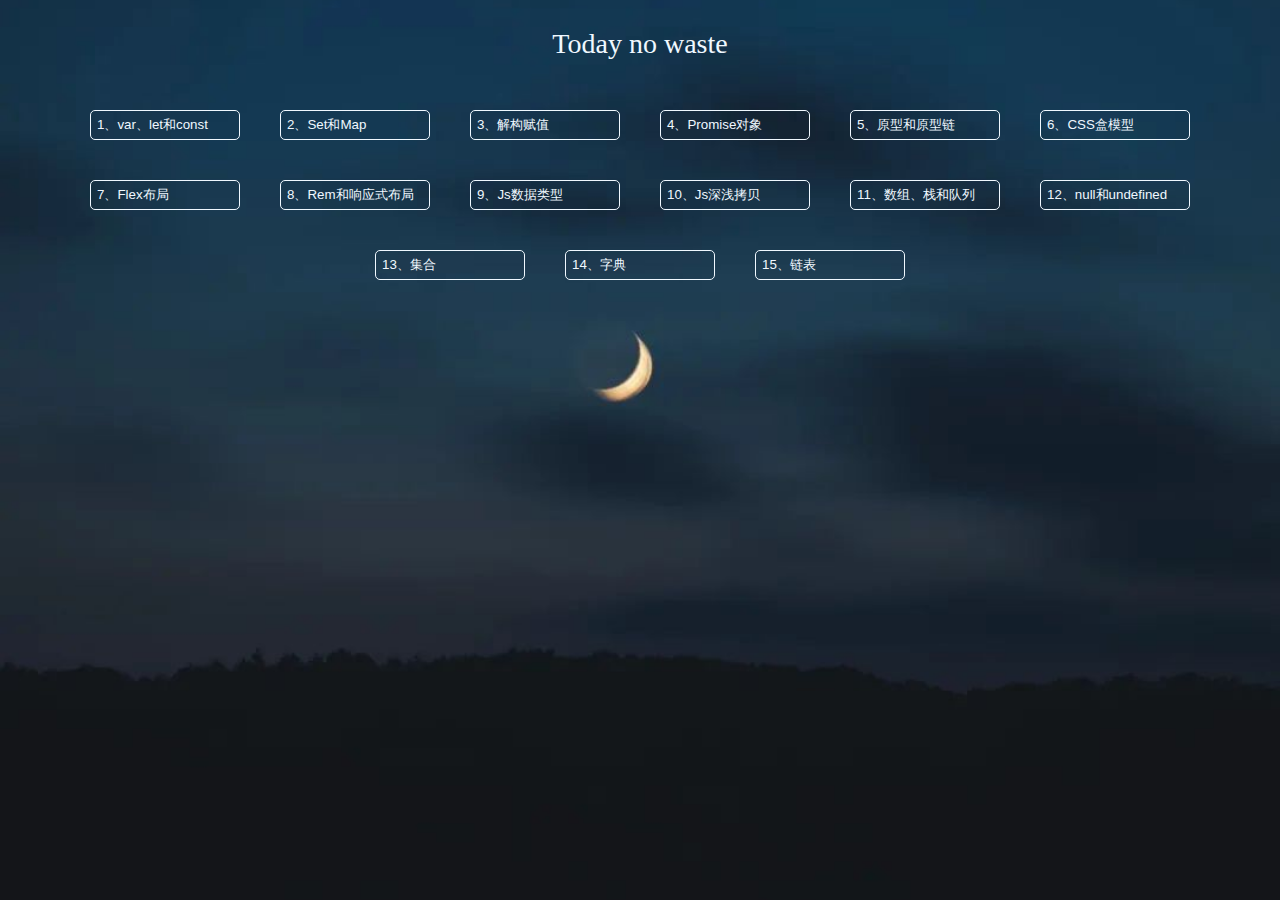
<file: index.html>
<!DOCTYPE html>
<html lang="en">
  <meta charset="UTF-8">
  <meta http-equiv="X-UA-Compatible" content="IE=edge">
  <meta name="viewport" content="width=device-width, initial-scale=1.0">
  <title>陈二狗的学习笔记文档</title>
  <link rel="shortcut icon" href="./assets/favicon.ico" type="image/x-icon">
  <link rel="stylesheet" href="./index.css">
</head>
<body>
  <header>Today no waste</header>
  <main>
    <div class="buttonGroup">
      <button class="buttonItem"><a href="./pages/1varletconst的区别.html">1、var、let和const</a></button>
      <button class="buttonItem"><a href="./pages/2set和map.html">2、Set和Map</a></button>
      <button class="buttonItem"><a href="./pages/3解构赋值.html">3、解构赋值</a></button>
      <button class="buttonItem"><a href="./pages/4Promise对象.html">4、Promise对象</a></button>
      <button class="buttonItem"><a href="./pages/5原型和原型链.md">5、原型和原型链</a></button>
      <button class="buttonItem"><a href="./pages/6CSS盒模型.html">6、CSS盒模型</a></button>
      <button class="buttonItem"><a href="./pages/7Flex布局.html">7、Flex布局</a></button>
      <button class="buttonItem"><a href="./pages/8Rem和响应式布局.md">8、Rem和响应式布局</a></button>
      <button class="buttonItem"><a href="./pages/9Js数据类型.html">9、Js数据类型</a></button>
      <button class="buttonItem"><a href="./pages/10Js深浅拷贝.md">10、Js深浅拷贝</a></button>
      <button class="buttonItem"><a href="./pages/11数组、栈和队列.md">11、数组、栈和队列</a></button>
      <button class="buttonItem"><a href="./pages/12null和undefined.html">12、null和undefined</a></button>
      <button class="buttonItem"><a href="./pages/13集合.md">13、集合</a></button>
      <button class="buttonItem"><a href="./pages/14字典.md">14、字典</a></button>
      <button class="buttonItem"><a href="./pages/15链表.md">15、链表</a></button>
    </div>
  </main>
</body>
</html>
</file>
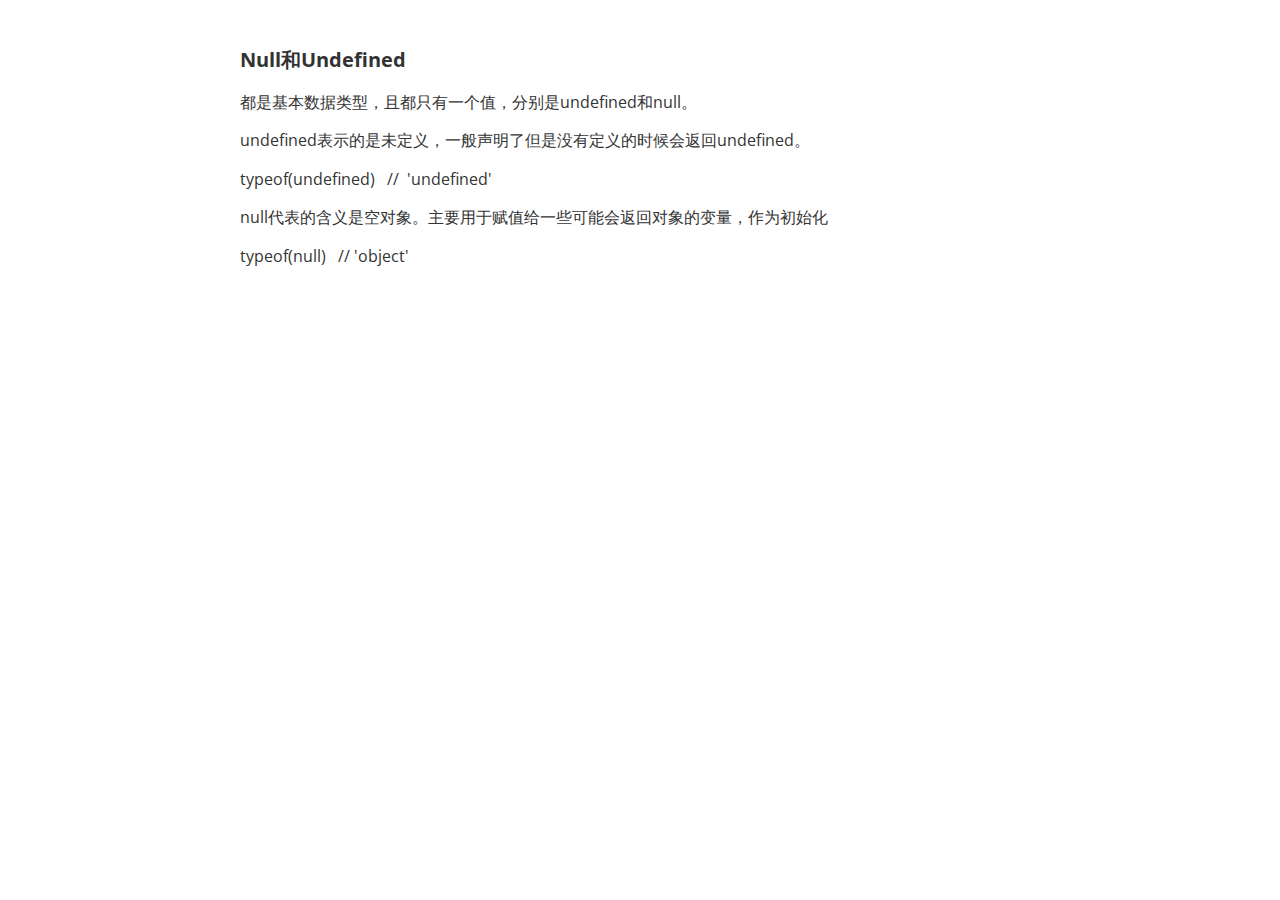
<file: pages/12null和undefined.html>
<!doctype html>
<html>
<head>
<meta charset='UTF-8'><meta name='viewport' content='width=device-width initial-scale=1'>

<link href='https://fonts.loli.net/css?family=Open+Sans:400italic,700italic,700,400&subset=latin,latin-ext' rel='stylesheet' type='text/css' /><style type='text/css'>html {overflow-x: initial !important;}:root { --bg-color: #ffffff; --text-color: #333333; --select-text-bg-color: #B5D6FC; --select-text-font-color: auto; --monospace: "Lucida Console",Consolas,"Courier",monospace; --title-bar-height: 20px; }
.mac-os-11 { --title-bar-height: 28px; }
html { font-size: 14px; background-color: var(--bg-color); color: var(--text-color); font-family: "Helvetica Neue", Helvetica, Arial, sans-serif; -webkit-font-smoothing: antialiased; }
body { margin: 0px; padding: 0px; height: auto; inset: 0px; font-size: 1rem; line-height: 1.42857143; overflow-x: hidden; background-image: inherit; background-size: inherit; background-attachment: inherit; background-origin: inherit; background-clip: inherit; background-color: inherit; tab-size: 4; background-position: inherit; background-repeat: inherit; }
iframe { margin: auto; }
a.url { word-break: break-all; }
a:active, a:hover { outline: 0px; }
.in-text-selection, ::selection { text-shadow: none; background: var(--select-text-bg-color); color: var(--select-text-font-color); }
#write { margin: 0px auto; height: auto; width: inherit; word-break: normal; word-wrap: break-word; position: relative; white-space: normal; overflow-x: visible; padding-top: 36px; }
#write.first-line-indent p { text-indent: 2em; }
#write.first-line-indent li p, #write.first-line-indent p * { text-indent: 0px; }
#write.first-line-indent li { margin-left: 2em; }
.for-image #write { padding-left: 8px; padding-right: 8px; }
body.typora-export { padding-left: 30px; padding-right: 30px; }
.typora-export .footnote-line, .typora-export li, .typora-export p { white-space: pre-wrap; }
.typora-export .task-list-item input { pointer-events: none; }
@media screen and (max-width: 500px) { 
  body.typora-export { padding-left: 0px; padding-right: 0px; }
  #write { padding-left: 20px; padding-right: 20px; }
}
#write li > figure:last-child { margin-bottom: 0.5rem; }
#write ol, #write ul { position: relative; }
img { max-width: 100%; vertical-align: middle; image-orientation: from-image; }
button, input, select, textarea { color: inherit; font-family: inherit; font-size: inherit; font-style: inherit; font-variant-caps: inherit; font-weight: inherit; font-stretch: inherit; line-height: inherit; }
input[type="checkbox"], input[type="radio"] { line-height: normal; padding: 0px; }
*, ::after, ::before { box-sizing: border-box; }
#write h1, #write h2, #write h3, #write h4, #write h5, #write h6, #write p, #write pre { width: inherit; }
#write h1, #write h2, #write h3, #write h4, #write h5, #write h6, #write p { position: relative; }
p { line-height: inherit; }
h1, h2, h3, h4, h5, h6 { break-after: avoid-page; break-inside: avoid; orphans: 4; }
p { orphans: 4; }
h1 { font-size: 2rem; }
h2 { font-size: 1.8rem; }
h3 { font-size: 1.6rem; }
h4 { font-size: 1.4rem; }
h5 { font-size: 1.2rem; }
h6 { font-size: 1rem; }
.md-math-block, .md-rawblock, h1, h2, h3, h4, h5, h6, p { margin-top: 1rem; margin-bottom: 1rem; }
.hidden { display: none; }
.md-blockmeta { color: rgb(204, 204, 204); font-weight: 700; font-style: italic; }
a { cursor: pointer; }
sup.md-footnote { padding: 2px 4px; background-color: rgba(238, 238, 238, 0.7); color: rgb(85, 85, 85); border-top-left-radius: 4px; border-top-right-radius: 4px; border-bottom-right-radius: 4px; border-bottom-left-radius: 4px; cursor: pointer; }
sup.md-footnote a, sup.md-footnote a:hover { color: inherit; text-transform: inherit; text-decoration: inherit; }
#write input[type="checkbox"] { cursor: pointer; width: inherit; height: inherit; }
figure { overflow-x: auto; margin: 1.2em 0px; max-width: calc(100% + 16px); padding: 0px; }
figure > table { margin: 0px; }
thead, tr { break-inside: avoid; break-after: auto; }
thead { display: table-header-group; }
table { border-collapse: collapse; border-spacing: 0px; width: 100%; overflow: auto; break-inside: auto; text-align: left; }
table.md-table td { min-width: 32px; }
.CodeMirror-gutters { border-right-width: 0px; background-color: inherit; }
.CodeMirror-linenumber { }
.CodeMirror { text-align: left; }
.CodeMirror-placeholder { opacity: 0.3; }
.CodeMirror pre { padding: 0px 4px; }
.CodeMirror-lines { padding: 0px; }
div.hr:focus { cursor: none; }
#write pre { white-space: pre-wrap; }
#write.fences-no-line-wrapping pre { white-space: pre; }
#write pre.ty-contain-cm { white-space: normal; }
.CodeMirror-gutters { margin-right: 4px; }
.md-fences { font-size: 0.9rem; display: block; break-inside: avoid; text-align: left; overflow: visible; white-space: pre; background-image: inherit; background-size: inherit; background-attachment: inherit; background-origin: inherit; background-clip: inherit; background-color: inherit; position: relative !important; background-position: inherit; background-repeat: inherit; }
.md-fences-adv-panel { width: 100%; margin-top: 10px; text-align: center; padding-top: 0px; padding-bottom: 8px; overflow-x: auto; }
#write .md-fences.mock-cm { white-space: pre-wrap; }
.md-fences.md-fences-with-lineno { padding-left: 0px; }
#write.fences-no-line-wrapping .md-fences.mock-cm { white-space: pre; overflow-x: auto; }
.md-fences.mock-cm.md-fences-with-lineno { padding-left: 8px; }
.CodeMirror-line, twitterwidget { break-inside: avoid; }
svg { break-inside: avoid; }
.footnotes { opacity: 0.8; font-size: 0.9rem; margin-top: 1em; margin-bottom: 1em; }
.footnotes + .footnotes { margin-top: 0px; }
.md-reset { margin: 0px; padding: 0px; border: 0px; outline: 0px; vertical-align: top; text-decoration: none; text-shadow: none; float: none; position: static; width: auto; height: auto; white-space: nowrap; cursor: inherit; line-height: normal; font-weight: 400; text-align: left; box-sizing: content-box; direction: ltr; background-position: 0px 0px; }
li div { padding-top: 0px; }
blockquote { margin: 1rem 0px; }
li .mathjax-block, li p { margin: 0.5rem 0px; }
li blockquote { margin: 1rem 0px; }
li { margin: 0px; position: relative; }
blockquote > :last-child { margin-bottom: 0px; }
blockquote > :first-child, li > :first-child { margin-top: 0px; }
.footnotes-area { color: rgb(136, 136, 136); margin-top: 0.714rem; padding-bottom: 0.143rem; white-space: normal; }
#write .footnote-line { white-space: pre-wrap; }
@media print { 
  body, html { border: 1px solid transparent; height: 99%; break-after: avoid; break-before: avoid; font-variant-ligatures: no-common-ligatures; }
  #write { margin-top: 0px; padding-top: 0px; border-color: transparent !important; padding-bottom: 0px !important; }
  .typora-export * { -webkit-print-color-adjust: exact; }
  .typora-export #write { break-after: avoid; }
  .typora-export #write::after { height: 0px; }
  .is-mac table { break-inside: avoid; }
  .typora-export-show-outline .typora-export-sidebar { display: none; }
}
.footnote-line { margin-top: 0.714em; font-size: 0.7em; }
a img, img a { cursor: pointer; }
pre.md-meta-block { font-size: 0.8rem; min-height: 0.8rem; white-space: pre-wrap; background-color: rgb(204, 204, 204); display: block; overflow-x: hidden; }
p > .md-image:only-child:not(.md-img-error) img, p > img:only-child { display: block; margin: auto; }
#write.first-line-indent p > .md-image:only-child:not(.md-img-error) img { left: -2em; position: relative; }
p > .md-image:only-child { display: inline-block; width: 100%; }
#write .MathJax_Display { margin: 0.8em 0px 0px; }
.md-math-block { width: 100%; }
.md-math-block:not(:empty)::after { display: none; }
.MathJax_ref { fill: currentcolor; }
[contenteditable="true"]:active, [contenteditable="true"]:focus, [contenteditable="false"]:active, [contenteditable="false"]:focus { outline: 0px; box-shadow: none; }
.md-task-list-item { position: relative; list-style-type: none; }
.task-list-item.md-task-list-item { padding-left: 0px; }
.md-task-list-item > input { position: absolute; top: 0px; left: 0px; margin-left: -1.2em; margin-top: calc(1em - 10px); border: none; }
.math { font-size: 1rem; }
.md-toc { min-height: 3.58rem; position: relative; font-size: 0.9rem; border-top-left-radius: 10px; border-top-right-radius: 10px; border-bottom-right-radius: 10px; border-bottom-left-radius: 10px; }
.md-toc-content { position: relative; margin-left: 0px; }
.md-toc-content::after, .md-toc::after { display: none; }
.md-toc-item { display: block; color: rgb(65, 131, 196); }
.md-toc-item a { text-decoration: none; }
.md-toc-inner:hover { text-decoration: underline; }
.md-toc-inner { display: inline-block; cursor: pointer; }
.md-toc-h1 .md-toc-inner { margin-left: 0px; font-weight: 700; }
.md-toc-h2 .md-toc-inner { margin-left: 2em; }
.md-toc-h3 .md-toc-inner { margin-left: 4em; }
.md-toc-h4 .md-toc-inner { margin-left: 6em; }
.md-toc-h5 .md-toc-inner { margin-left: 8em; }
.md-toc-h6 .md-toc-inner { margin-left: 10em; }
@media screen and (max-width: 48em) { 
  .md-toc-h3 .md-toc-inner { margin-left: 3.5em; }
  .md-toc-h4 .md-toc-inner { margin-left: 5em; }
  .md-toc-h5 .md-toc-inner { margin-left: 6.5em; }
  .md-toc-h6 .md-toc-inner { margin-left: 8em; }
}
a.md-toc-inner { font-size: inherit; font-style: inherit; font-weight: inherit; line-height: inherit; }
.footnote-line a:not(.reversefootnote) { color: inherit; }
.reversefootnote { font-family: ui-monospace, sans-serif; }
.md-attr { display: none; }
.md-fn-count::after { content: "."; }
code, pre, samp, tt { font-family: var(--monospace); }
kbd { margin: 0px 0.1em; padding: 0.1em 0.6em; font-size: 0.8em; color: rgb(36, 39, 41); background-color: rgb(255, 255, 255); border: 1px solid rgb(173, 179, 185); border-top-left-radius: 3px; border-top-right-radius: 3px; border-bottom-right-radius: 3px; border-bottom-left-radius: 3px; box-shadow: rgba(12, 13, 14, 0.2) 0px 1px 0px, rgb(255, 255, 255) 0px 0px 0px 2px inset; white-space: nowrap; vertical-align: middle; }
.md-comment { color: rgb(162, 127, 3); opacity: 0.6; font-family: var(--monospace); }
code { text-align: left; }
a.md-print-anchor { white-space: pre !important; border: none !important; display: inline-block !important; position: absolute !important; width: 1px !important; right: 0px !important; outline: 0px !important; text-shadow: initial !important; background-position: 0px 0px !important; }
.os-windows.monocolor-emoji .md-emoji { font-family: "Segoe UI Symbol", sans-serif; }
.md-diagram-panel > svg { max-width: 100%; }
[lang="flow"] svg, [lang="mermaid"] svg { max-width: 100%; height: auto; }
[lang="mermaid"] .node text { font-size: 1rem; }
table tr th { border-bottom-width: 0px; }
video { max-width: 100%; display: block; margin: 0px auto; }
iframe { max-width: 100%; width: 100%; border: none; }
.highlight td, .highlight tr { border: 0px; }
mark { background-color: rgb(255, 255, 0); color: rgb(0, 0, 0); }
.md-html-inline .md-plain, .md-html-inline strong, mark .md-inline-math, mark strong { color: inherit; }
.md-expand mark .md-meta { opacity: 0.3 !important; }
mark .md-meta { color: rgb(0, 0, 0); }
@media print { 
  .typora-export h1, .typora-export h2, .typora-export h3, .typora-export h4, .typora-export h5, .typora-export h6 { break-inside: avoid; }
}
.md-diagram-panel .messageText { stroke: none !important; }
.md-diagram-panel .start-state { fill: var(--node-fill); }
.md-diagram-panel .edgeLabel rect { opacity: 1 !important; }
.md-fences.md-fences-math { font-size: 1em; }
.md-fences-advanced:not(.md-focus) { padding: 0px; white-space: nowrap; border: 0px; }
.md-fences-advanced:not(.md-focus) { background-image: inherit; background-size: inherit; background-attachment: inherit; background-origin: inherit; background-clip: inherit; background-color: inherit; background-position: inherit; background-repeat: inherit; }
.typora-export-show-outline .typora-export-content { max-width: 1440px; margin: auto; display: flex; flex-direction: row; }
.typora-export-sidebar { width: 300px; font-size: 0.8rem; margin-top: 80px; margin-right: 18px; }
.typora-export-show-outline #write { --webkit-flex: 2; flex: 2 1 0%; }
.typora-export-sidebar .outline-content { position: fixed; top: 0px; max-height: 100%; overflow: hidden auto; padding-bottom: 30px; padding-top: 60px; width: 300px; }
@media screen and (max-width: 1024px) { 
  .typora-export-sidebar, .typora-export-sidebar .outline-content { width: 240px; }
}
@media screen and (max-width: 800px) { 
  .typora-export-sidebar { display: none; }
}
.outline-content li, .outline-content ul { margin-left: 0px; margin-right: 0px; padding-left: 0px; padding-right: 0px; list-style: none; }
.outline-content ul { margin-top: 0px; margin-bottom: 0px; }
.outline-content strong { font-weight: 400; }
.outline-expander { width: 1rem; height: 1.428571429rem; position: relative; display: table-cell; vertical-align: middle; cursor: pointer; padding-left: 4px; }
.outline-expander::before { content: ''; position: relative; font-family: Ionicons; display: inline-block; font-size: 8px; vertical-align: middle; }
.outline-item { padding-top: 3px; padding-bottom: 3px; cursor: pointer; }
.outline-expander:hover::before { content: ''; }
.outline-h1 > .outline-item { padding-left: 0px; }
.outline-h2 > .outline-item { padding-left: 1em; }
.outline-h3 > .outline-item { padding-left: 2em; }
.outline-h4 > .outline-item { padding-left: 3em; }
.outline-h5 > .outline-item { padding-left: 4em; }
.outline-h6 > .outline-item { padding-left: 5em; }
.outline-label { cursor: pointer; display: table-cell; vertical-align: middle; text-decoration: none; color: inherit; }
.outline-label:hover { text-decoration: underline; }
.outline-item:hover { border-color: rgb(245, 245, 245); background-color: var(--item-hover-bg-color); }
.outline-item:hover { margin-left: -28px; margin-right: -28px; border-left-width: 28px; border-left-style: solid; border-left-color: transparent; border-right-width: 28px; border-right-style: solid; border-right-color: transparent; }
.outline-item-single .outline-expander::before, .outline-item-single .outline-expander:hover::before { display: none; }
.outline-item-open > .outline-item > .outline-expander::before { content: ''; }
.outline-children { display: none; }
.info-panel-tab-wrapper { display: none; }
.outline-item-open > .outline-children { display: block; }
.typora-export .outline-item { padding-top: 1px; padding-bottom: 1px; }
.typora-export .outline-item:hover { margin-right: -8px; border-right-width: 8px; border-right-style: solid; border-right-color: transparent; }
.typora-export .outline-expander::before { content: "+"; font-family: inherit; top: -1px; }
.typora-export .outline-expander:hover::before, .typora-export .outline-item-open > .outline-item > .outline-expander::before { content: '−'; }
.typora-export-collapse-outline .outline-children { display: none; }
.typora-export-collapse-outline .outline-item-open > .outline-children, .typora-export-no-collapse-outline .outline-children { display: block; }
.typora-export-no-collapse-outline .outline-expander::before { content: "" !important; }
.typora-export-show-outline .outline-item-active > .outline-item .outline-label { font-weight: 700; }
.md-inline-math-container mjx-container { zoom: 0.95; }


:root {
    --side-bar-bg-color: #fafafa;
    --control-text-color: #777;
}

@include-when-export url(https://fonts.loli.net/css?family=Open+Sans:400italic,700italic,700,400&subset=latin,latin-ext);

/* open-sans-regular - latin-ext_latin */
  /* open-sans-italic - latin-ext_latin */
    /* open-sans-700 - latin-ext_latin */
    /* open-sans-700italic - latin-ext_latin */
  html {
    font-size: 16px;
    -webkit-font-smoothing: antialiased;
}

body {
    font-family: "Open Sans","Clear Sans", "Helvetica Neue", Helvetica, Arial, 'Segoe UI Emoji', sans-serif;
    color: rgb(51, 51, 51);
    line-height: 1.6;
}

#write {
    max-width: 860px;
  	margin: 0 auto;
  	padding: 30px;
    padding-bottom: 100px;
}

@media only screen and (min-width: 1400px) {
	#write {
		max-width: 1024px;
	}
}

@media only screen and (min-width: 1800px) {
	#write {
		max-width: 1200px;
	}
}

#write > ul:first-child,
#write > ol:first-child{
    margin-top: 30px;
}

a {
    color: #4183C4;
}
h1,
h2,
h3,
h4,
h5,
h6 {
    position: relative;
    margin-top: 1rem;
    margin-bottom: 1rem;
    font-weight: bold;
    line-height: 1.4;
    cursor: text;
}
h1:hover a.anchor,
h2:hover a.anchor,
h3:hover a.anchor,
h4:hover a.anchor,
h5:hover a.anchor,
h6:hover a.anchor {
    text-decoration: none;
}
h1 tt,
h1 code {
    font-size: inherit;
}
h2 tt,
h2 code {
    font-size: inherit;
}
h3 tt,
h3 code {
    font-size: inherit;
}
h4 tt,
h4 code {
    font-size: inherit;
}
h5 tt,
h5 code {
    font-size: inherit;
}
h6 tt,
h6 code {
    font-size: inherit;
}
h1 {
    font-size: 2.25em;
    line-height: 1.2;
    border-bottom: 1px solid #eee;
}
h2 {
    font-size: 1.75em;
    line-height: 1.225;
    border-bottom: 1px solid #eee;
}

/*@media print {
    .typora-export h1,
    .typora-export h2 {
        border-bottom: none;
        padding-bottom: initial;
    }

    .typora-export h1::after,
    .typora-export h2::after {
        content: "";
        display: block;
        height: 100px;
        margin-top: -96px;
        border-top: 1px solid #eee;
    }
}*/

h3 {
    font-size: 1.5em;
    line-height: 1.43;
}
h4 {
    font-size: 1.25em;
}
h5 {
    font-size: 1em;
}
h6 {
   font-size: 1em;
    color: #777;
}
p,
blockquote,
ul,
ol,
dl,
table{
    margin: 0.8em 0;
}
li>ol,
li>ul {
    margin: 0 0;
}
hr {
    height: 2px;
    padding: 0;
    margin: 16px 0;
    background-color: #e7e7e7;
    border: 0 none;
    overflow: hidden;
    box-sizing: content-box;
}

li p.first {
    display: inline-block;
}
ul,
ol {
    padding-left: 30px;
}
ul:first-child,
ol:first-child {
    margin-top: 0;
}
ul:last-child,
ol:last-child {
    margin-bottom: 0;
}
blockquote {
    border-left: 4px solid #dfe2e5;
    padding: 0 15px;
    color: #777777;
}
blockquote blockquote {
    padding-right: 0;
}
table {
    padding: 0;
    word-break: initial;
}
table tr {
    border: 1px solid #dfe2e5;
    margin: 0;
    padding: 0;
}
table tr:nth-child(2n),
thead {
    background-color: #f8f8f8;
}
table th {
    font-weight: bold;
    border: 1px solid #dfe2e5;
    border-bottom: 0;
    margin: 0;
    padding: 6px 13px;
}
table td {
    border: 1px solid #dfe2e5;
    margin: 0;
    padding: 6px 13px;
}
table th:first-child,
table td:first-child {
    margin-top: 0;
}
table th:last-child,
table td:last-child {
    margin-bottom: 0;
}

.CodeMirror-lines {
    padding-left: 4px;
}

.code-tooltip {
    box-shadow: 0 1px 1px 0 rgba(0,28,36,.3);
    border-top: 1px solid #eef2f2;
}

.md-fences,
code,
tt {
    border: 1px solid #e7eaed;
    background-color: #f8f8f8;
    border-radius: 3px;
    padding: 0;
    padding: 2px 4px 0px 4px;
    font-size: 0.9em;
}

code {
    background-color: #f3f4f4;
    padding: 0 2px 0 2px;
}

.md-fences {
    margin-bottom: 15px;
    margin-top: 15px;
    padding-top: 8px;
    padding-bottom: 6px;
}


.md-task-list-item > input {
  margin-left: -1.3em;
}

@media print {
    html {
        font-size: 13px;
    }
    pre {
        page-break-inside: avoid;
        word-wrap: break-word;
    }
}

.md-fences {
	background-color: #f8f8f8;
}
#write pre.md-meta-block {
	padding: 1rem;
    font-size: 85%;
    line-height: 1.45;
    background-color: #f7f7f7;
    border: 0;
    border-radius: 3px;
    color: #777777;
    margin-top: 0 !important;
}

.mathjax-block>.code-tooltip {
	bottom: .375rem;
}

.md-mathjax-midline {
    background: #fafafa;
}

#write>h3.md-focus:before{
	left: -1.5625rem;
	top: .375rem;
}
#write>h4.md-focus:before{
	left: -1.5625rem;
	top: .285714286rem;
}
#write>h5.md-focus:before{
	left: -1.5625rem;
	top: .285714286rem;
}
#write>h6.md-focus:before{
	left: -1.5625rem;
	top: .285714286rem;
}
.md-image>.md-meta {
    /*border: 1px solid #ddd;*/
    border-radius: 3px;
    padding: 2px 0px 0px 4px;
    font-size: 0.9em;
    color: inherit;
}

.md-tag {
    color: #a7a7a7;
    opacity: 1;
}

.md-toc { 
    margin-top:20px;
    padding-bottom:20px;
}

.sidebar-tabs {
    border-bottom: none;
}

#typora-quick-open {
    border: 1px solid #ddd;
    background-color: #f8f8f8;
}

#typora-quick-open-item {
    background-color: #FAFAFA;
    border-color: #FEFEFE #e5e5e5 #e5e5e5 #eee;
    border-style: solid;
    border-width: 1px;
}

/** focus mode */
.on-focus-mode blockquote {
    border-left-color: rgba(85, 85, 85, 0.12);
}

header, .context-menu, .megamenu-content, footer{
    font-family: "Segoe UI", "Arial", sans-serif;
}

.file-node-content:hover .file-node-icon,
.file-node-content:hover .file-node-open-state{
    visibility: visible;
}

.mac-seamless-mode #typora-sidebar {
    background-color: #fafafa;
    background-color: var(--side-bar-bg-color);
}

.md-lang {
    color: #b4654d;
}

/*.html-for-mac {
    --item-hover-bg-color: #E6F0FE;
}*/

#md-notification .btn {
    border: 0;
}

.dropdown-menu .divider {
    border-color: #e5e5e5;
    opacity: 0.4;
}

.ty-preferences .window-content {
    background-color: #fafafa;
}

.ty-preferences .nav-group-item.active {
    color: white;
    background: #999;
}

.menu-item-container a.menu-style-btn {
    background-color: #f5f8fa;
    background-image: linear-gradient( 180deg , hsla(0, 0%, 100%, 0.8), hsla(0, 0%, 100%, 0)); 
}


 @media print { @page {margin: 0 0 0 0;} body.typora-export {padding-left: 0; padding-right: 0;} #write {padding:0;}}
</style><title>12null和undefined</title>
</head>
<body class='typora-export'><div class='typora-export-content'>
<div id='write'  class=''><h4 id='null和undefined'><span>Null和Undefined</span></h4><p><span>都是基本数据类型，且都只有一个值，分别是undefined和null。</span></p><p><span>undefined表示的是未定义，一般声明了但是没有定义的时候会返回undefined。</span></p><p><span>typeof(undefined)   //  &#39;undefined&#39;</span></p><p><span>null代表的含义是空对象。主要用于赋值给一些可能会返回对象的变量，作为初始化</span></p><p><span>typeof(null)   // &#39;object&#39;</span></p></div></div>
</body>
</html>
</file>
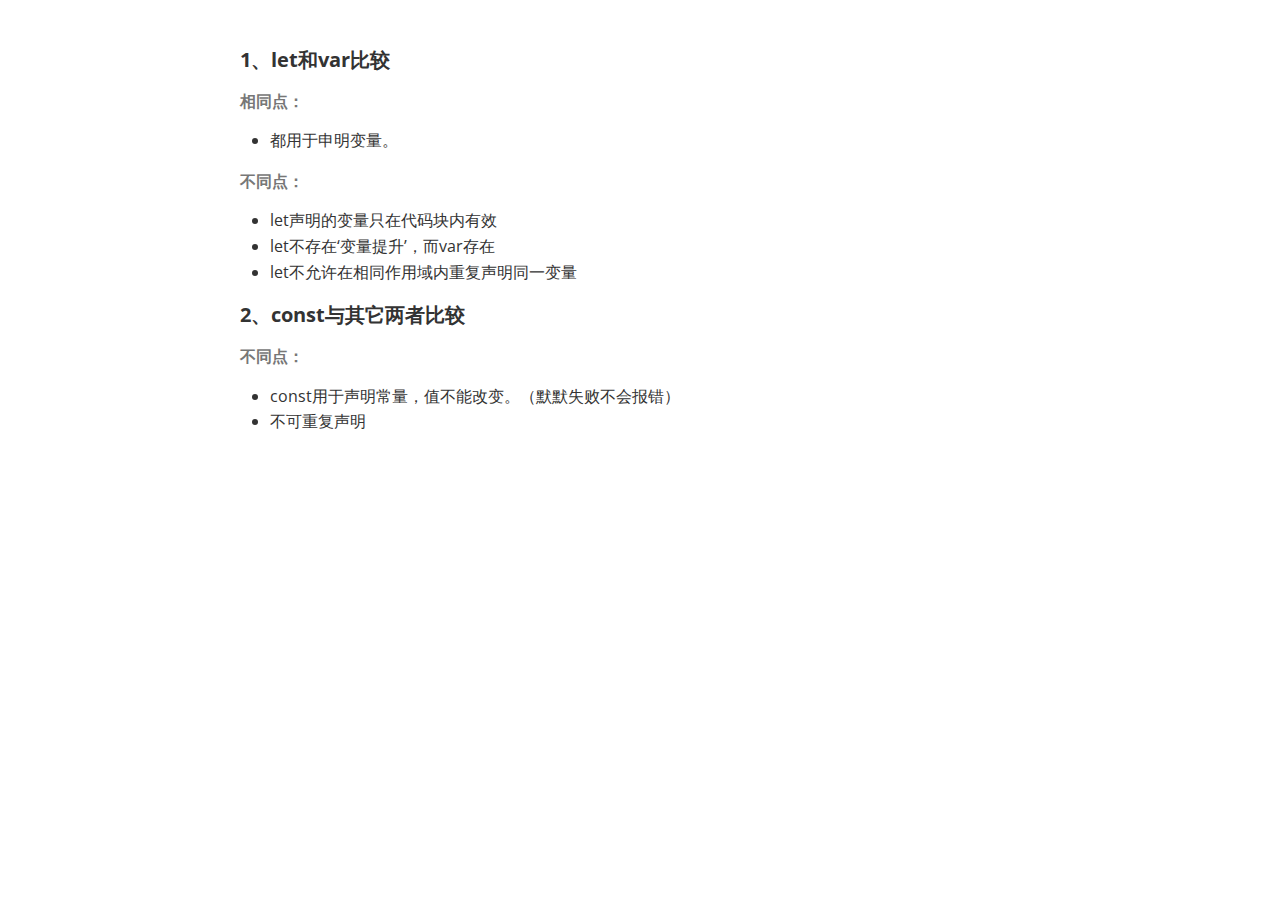
<file: pages/1varletconst的区别.html>
<!doctype html>
<html>
<head>
<meta charset='UTF-8'><meta name='viewport' content='width=device-width initial-scale=1'>

<link href='https://fonts.loli.net/css?family=Open+Sans:400italic,700italic,700,400&subset=latin,latin-ext' rel='stylesheet' type='text/css' /><style type='text/css'>html {overflow-x: initial !important;}:root { --bg-color: #ffffff; --text-color: #333333; --select-text-bg-color: #B5D6FC; --select-text-font-color: auto; --monospace: "Lucida Console",Consolas,"Courier",monospace; --title-bar-height: 20px; }
.mac-os-11 { --title-bar-height: 28px; }
html { font-size: 14px; background-color: var(--bg-color); color: var(--text-color); font-family: "Helvetica Neue", Helvetica, Arial, sans-serif; -webkit-font-smoothing: antialiased; }
body { margin: 0px; padding: 0px; height: auto; inset: 0px; font-size: 1rem; line-height: 1.42857143; overflow-x: hidden; background-image: inherit; background-size: inherit; background-attachment: inherit; background-origin: inherit; background-clip: inherit; background-color: inherit; tab-size: 4; background-position: inherit; background-repeat: inherit; }
iframe { margin: auto; }
a.url { word-break: break-all; }
a:active, a:hover { outline: 0px; }
.in-text-selection, ::selection { text-shadow: none; background: var(--select-text-bg-color); color: var(--select-text-font-color); }
#write { margin: 0px auto; height: auto; width: inherit; word-break: normal; word-wrap: break-word; position: relative; white-space: normal; overflow-x: visible; padding-top: 36px; }
#write.first-line-indent p { text-indent: 2em; }
#write.first-line-indent li p, #write.first-line-indent p * { text-indent: 0px; }
#write.first-line-indent li { margin-left: 2em; }
.for-image #write { padding-left: 8px; padding-right: 8px; }
body.typora-export { padding-left: 30px; padding-right: 30px; }
.typora-export .footnote-line, .typora-export li, .typora-export p { white-space: pre-wrap; }
.typora-export .task-list-item input { pointer-events: none; }
@media screen and (max-width: 500px) { 
  body.typora-export { padding-left: 0px; padding-right: 0px; }
  #write { padding-left: 20px; padding-right: 20px; }
}
#write li > figure:last-child { margin-bottom: 0.5rem; }
#write ol, #write ul { position: relative; }
img { max-width: 100%; vertical-align: middle; image-orientation: from-image; }
button, input, select, textarea { color: inherit; font-family: inherit; font-size: inherit; font-style: inherit; font-variant-caps: inherit; font-weight: inherit; font-stretch: inherit; line-height: inherit; }
input[type="checkbox"], input[type="radio"] { line-height: normal; padding: 0px; }
*, ::after, ::before { box-sizing: border-box; }
#write h1, #write h2, #write h3, #write h4, #write h5, #write h6, #write p, #write pre { width: inherit; }
#write h1, #write h2, #write h3, #write h4, #write h5, #write h6, #write p { position: relative; }
p { line-height: inherit; }
h1, h2, h3, h4, h5, h6 { break-after: avoid-page; break-inside: avoid; orphans: 4; }
p { orphans: 4; }
h1 { font-size: 2rem; }
h2 { font-size: 1.8rem; }
h3 { font-size: 1.6rem; }
h4 { font-size: 1.4rem; }
h5 { font-size: 1.2rem; }
h6 { font-size: 1rem; }
.md-math-block, .md-rawblock, h1, h2, h3, h4, h5, h6, p { margin-top: 1rem; margin-bottom: 1rem; }
.hidden { display: none; }
.md-blockmeta { color: rgb(204, 204, 204); font-weight: 700; font-style: italic; }
a { cursor: pointer; }
sup.md-footnote { padding: 2px 4px; background-color: rgba(238, 238, 238, 0.7); color: rgb(85, 85, 85); border-top-left-radius: 4px; border-top-right-radius: 4px; border-bottom-right-radius: 4px; border-bottom-left-radius: 4px; cursor: pointer; }
sup.md-footnote a, sup.md-footnote a:hover { color: inherit; text-transform: inherit; text-decoration: inherit; }
#write input[type="checkbox"] { cursor: pointer; width: inherit; height: inherit; }
figure { overflow-x: auto; margin: 1.2em 0px; max-width: calc(100% + 16px); padding: 0px; }
figure > table { margin: 0px; }
thead, tr { break-inside: avoid; break-after: auto; }
thead { display: table-header-group; }
table { border-collapse: collapse; border-spacing: 0px; width: 100%; overflow: auto; break-inside: auto; text-align: left; }
table.md-table td { min-width: 32px; }
.CodeMirror-gutters { border-right-width: 0px; background-color: inherit; }
.CodeMirror-linenumber { }
.CodeMirror { text-align: left; }
.CodeMirror-placeholder { opacity: 0.3; }
.CodeMirror pre { padding: 0px 4px; }
.CodeMirror-lines { padding: 0px; }
div.hr:focus { cursor: none; }
#write pre { white-space: pre-wrap; }
#write.fences-no-line-wrapping pre { white-space: pre; }
#write pre.ty-contain-cm { white-space: normal; }
.CodeMirror-gutters { margin-right: 4px; }
.md-fences { font-size: 0.9rem; display: block; break-inside: avoid; text-align: left; overflow: visible; white-space: pre; background-image: inherit; background-size: inherit; background-attachment: inherit; background-origin: inherit; background-clip: inherit; background-color: inherit; position: relative !important; background-position: inherit; background-repeat: inherit; }
.md-fences-adv-panel { width: 100%; margin-top: 10px; text-align: center; padding-top: 0px; padding-bottom: 8px; overflow-x: auto; }
#write .md-fences.mock-cm { white-space: pre-wrap; }
.md-fences.md-fences-with-lineno { padding-left: 0px; }
#write.fences-no-line-wrapping .md-fences.mock-cm { white-space: pre; overflow-x: auto; }
.md-fences.mock-cm.md-fences-with-lineno { padding-left: 8px; }
.CodeMirror-line, twitterwidget { break-inside: avoid; }
svg { break-inside: avoid; }
.footnotes { opacity: 0.8; font-size: 0.9rem; margin-top: 1em; margin-bottom: 1em; }
.footnotes + .footnotes { margin-top: 0px; }
.md-reset { margin: 0px; padding: 0px; border: 0px; outline: 0px; vertical-align: top; text-decoration: none; text-shadow: none; float: none; position: static; width: auto; height: auto; white-space: nowrap; cursor: inherit; line-height: normal; font-weight: 400; text-align: left; box-sizing: content-box; direction: ltr; background-position: 0px 0px; }
li div { padding-top: 0px; }
blockquote { margin: 1rem 0px; }
li .mathjax-block, li p { margin: 0.5rem 0px; }
li blockquote { margin: 1rem 0px; }
li { margin: 0px; position: relative; }
blockquote > :last-child { margin-bottom: 0px; }
blockquote > :first-child, li > :first-child { margin-top: 0px; }
.footnotes-area { color: rgb(136, 136, 136); margin-top: 0.714rem; padding-bottom: 0.143rem; white-space: normal; }
#write .footnote-line { white-space: pre-wrap; }
@media print { 
  body, html { border: 1px solid transparent; height: 99%; break-after: avoid; break-before: avoid; font-variant-ligatures: no-common-ligatures; }
  #write { margin-top: 0px; padding-top: 0px; border-color: transparent !important; padding-bottom: 0px !important; }
  .typora-export * { -webkit-print-color-adjust: exact; }
  .typora-export #write { break-after: avoid; }
  .typora-export #write::after { height: 0px; }
  .is-mac table { break-inside: avoid; }
  .typora-export-show-outline .typora-export-sidebar { display: none; }
}
.footnote-line { margin-top: 0.714em; font-size: 0.7em; }
a img, img a { cursor: pointer; }
pre.md-meta-block { font-size: 0.8rem; min-height: 0.8rem; white-space: pre-wrap; background-color: rgb(204, 204, 204); display: block; overflow-x: hidden; }
p > .md-image:only-child:not(.md-img-error) img, p > img:only-child { display: block; margin: auto; }
#write.first-line-indent p > .md-image:only-child:not(.md-img-error) img { left: -2em; position: relative; }
p > .md-image:only-child { display: inline-block; width: 100%; }
#write .MathJax_Display { margin: 0.8em 0px 0px; }
.md-math-block { width: 100%; }
.md-math-block:not(:empty)::after { display: none; }
.MathJax_ref { fill: currentcolor; }
[contenteditable="true"]:active, [contenteditable="true"]:focus, [contenteditable="false"]:active, [contenteditable="false"]:focus { outline: 0px; box-shadow: none; }
.md-task-list-item { position: relative; list-style-type: none; }
.task-list-item.md-task-list-item { padding-left: 0px; }
.md-task-list-item > input { position: absolute; top: 0px; left: 0px; margin-left: -1.2em; margin-top: calc(1em - 10px); border: none; }
.math { font-size: 1rem; }
.md-toc { min-height: 3.58rem; position: relative; font-size: 0.9rem; border-top-left-radius: 10px; border-top-right-radius: 10px; border-bottom-right-radius: 10px; border-bottom-left-radius: 10px; }
.md-toc-content { position: relative; margin-left: 0px; }
.md-toc-content::after, .md-toc::after { display: none; }
.md-toc-item { display: block; color: rgb(65, 131, 196); }
.md-toc-item a { text-decoration: none; }
.md-toc-inner:hover { text-decoration: underline; }
.md-toc-inner { display: inline-block; cursor: pointer; }
.md-toc-h1 .md-toc-inner { margin-left: 0px; font-weight: 700; }
.md-toc-h2 .md-toc-inner { margin-left: 2em; }
.md-toc-h3 .md-toc-inner { margin-left: 4em; }
.md-toc-h4 .md-toc-inner { margin-left: 6em; }
.md-toc-h5 .md-toc-inner { margin-left: 8em; }
.md-toc-h6 .md-toc-inner { margin-left: 10em; }
@media screen and (max-width: 48em) { 
  .md-toc-h3 .md-toc-inner { margin-left: 3.5em; }
  .md-toc-h4 .md-toc-inner { margin-left: 5em; }
  .md-toc-h5 .md-toc-inner { margin-left: 6.5em; }
  .md-toc-h6 .md-toc-inner { margin-left: 8em; }
}
a.md-toc-inner { font-size: inherit; font-style: inherit; font-weight: inherit; line-height: inherit; }
.footnote-line a:not(.reversefootnote) { color: inherit; }
.reversefootnote { font-family: ui-monospace, sans-serif; }
.md-attr { display: none; }
.md-fn-count::after { content: "."; }
code, pre, samp, tt { font-family: var(--monospace); }
kbd { margin: 0px 0.1em; padding: 0.1em 0.6em; font-size: 0.8em; color: rgb(36, 39, 41); background-color: rgb(255, 255, 255); border: 1px solid rgb(173, 179, 185); border-top-left-radius: 3px; border-top-right-radius: 3px; border-bottom-right-radius: 3px; border-bottom-left-radius: 3px; box-shadow: rgba(12, 13, 14, 0.2) 0px 1px 0px, rgb(255, 255, 255) 0px 0px 0px 2px inset; white-space: nowrap; vertical-align: middle; }
.md-comment { color: rgb(162, 127, 3); opacity: 0.6; font-family: var(--monospace); }
code { text-align: left; }
a.md-print-anchor { white-space: pre !important; border: none !important; display: inline-block !important; position: absolute !important; width: 1px !important; right: 0px !important; outline: 0px !important; text-shadow: initial !important; background-position: 0px 0px !important; }
.os-windows.monocolor-emoji .md-emoji { font-family: "Segoe UI Symbol", sans-serif; }
.md-diagram-panel > svg { max-width: 100%; }
[lang="flow"] svg, [lang="mermaid"] svg { max-width: 100%; height: auto; }
[lang="mermaid"] .node text { font-size: 1rem; }
table tr th { border-bottom-width: 0px; }
video { max-width: 100%; display: block; margin: 0px auto; }
iframe { max-width: 100%; width: 100%; border: none; }
.highlight td, .highlight tr { border: 0px; }
mark { background-color: rgb(255, 255, 0); color: rgb(0, 0, 0); }
.md-html-inline .md-plain, .md-html-inline strong, mark .md-inline-math, mark strong { color: inherit; }
.md-expand mark .md-meta { opacity: 0.3 !important; }
mark .md-meta { color: rgb(0, 0, 0); }
@media print { 
  .typora-export h1, .typora-export h2, .typora-export h3, .typora-export h4, .typora-export h5, .typora-export h6 { break-inside: avoid; }
}
.md-diagram-panel .messageText { stroke: none !important; }
.md-diagram-panel .start-state { fill: var(--node-fill); }
.md-diagram-panel .edgeLabel rect { opacity: 1 !important; }
.md-fences.md-fences-math { font-size: 1em; }
.md-fences-advanced:not(.md-focus) { padding: 0px; white-space: nowrap; border: 0px; }
.md-fences-advanced:not(.md-focus) { background-image: inherit; background-size: inherit; background-attachment: inherit; background-origin: inherit; background-clip: inherit; background-color: inherit; background-position: inherit; background-repeat: inherit; }
.typora-export-show-outline .typora-export-content { max-width: 1440px; margin: auto; display: flex; flex-direction: row; }
.typora-export-sidebar { width: 300px; font-size: 0.8rem; margin-top: 80px; margin-right: 18px; }
.typora-export-show-outline #write { --webkit-flex: 2; flex: 2 1 0%; }
.typora-export-sidebar .outline-content { position: fixed; top: 0px; max-height: 100%; overflow: hidden auto; padding-bottom: 30px; padding-top: 60px; width: 300px; }
@media screen and (max-width: 1024px) { 
  .typora-export-sidebar, .typora-export-sidebar .outline-content { width: 240px; }
}
@media screen and (max-width: 800px) { 
  .typora-export-sidebar { display: none; }
}
.outline-content li, .outline-content ul { margin-left: 0px; margin-right: 0px; padding-left: 0px; padding-right: 0px; list-style: none; }
.outline-content ul { margin-top: 0px; margin-bottom: 0px; }
.outline-content strong { font-weight: 400; }
.outline-expander { width: 1rem; height: 1.428571429rem; position: relative; display: table-cell; vertical-align: middle; cursor: pointer; padding-left: 4px; }
.outline-expander::before { content: ''; position: relative; font-family: Ionicons; display: inline-block; font-size: 8px; vertical-align: middle; }
.outline-item { padding-top: 3px; padding-bottom: 3px; cursor: pointer; }
.outline-expander:hover::before { content: ''; }
.outline-h1 > .outline-item { padding-left: 0px; }
.outline-h2 > .outline-item { padding-left: 1em; }
.outline-h3 > .outline-item { padding-left: 2em; }
.outline-h4 > .outline-item { padding-left: 3em; }
.outline-h5 > .outline-item { padding-left: 4em; }
.outline-h6 > .outline-item { padding-left: 5em; }
.outline-label { cursor: pointer; display: table-cell; vertical-align: middle; text-decoration: none; color: inherit; }
.outline-label:hover { text-decoration: underline; }
.outline-item:hover { border-color: rgb(245, 245, 245); background-color: var(--item-hover-bg-color); }
.outline-item:hover { margin-left: -28px; margin-right: -28px; border-left-width: 28px; border-left-style: solid; border-left-color: transparent; border-right-width: 28px; border-right-style: solid; border-right-color: transparent; }
.outline-item-single .outline-expander::before, .outline-item-single .outline-expander:hover::before { display: none; }
.outline-item-open > .outline-item > .outline-expander::before { content: ''; }
.outline-children { display: none; }
.info-panel-tab-wrapper { display: none; }
.outline-item-open > .outline-children { display: block; }
.typora-export .outline-item { padding-top: 1px; padding-bottom: 1px; }
.typora-export .outline-item:hover { margin-right: -8px; border-right-width: 8px; border-right-style: solid; border-right-color: transparent; }
.typora-export .outline-expander::before { content: "+"; font-family: inherit; top: -1px; }
.typora-export .outline-expander:hover::before, .typora-export .outline-item-open > .outline-item > .outline-expander::before { content: '−'; }
.typora-export-collapse-outline .outline-children { display: none; }
.typora-export-collapse-outline .outline-item-open > .outline-children, .typora-export-no-collapse-outline .outline-children { display: block; }
.typora-export-no-collapse-outline .outline-expander::before { content: "" !important; }
.typora-export-show-outline .outline-item-active > .outline-item .outline-label { font-weight: 700; }
.md-inline-math-container mjx-container { zoom: 0.95; }


:root {
    --side-bar-bg-color: #fafafa;
    --control-text-color: #777;
}

@include-when-export url(https://fonts.loli.net/css?family=Open+Sans:400italic,700italic,700,400&subset=latin,latin-ext);

/* open-sans-regular - latin-ext_latin */
  /* open-sans-italic - latin-ext_latin */
    /* open-sans-700 - latin-ext_latin */
    /* open-sans-700italic - latin-ext_latin */
  html {
    font-size: 16px;
    -webkit-font-smoothing: antialiased;
}

body {
    font-family: "Open Sans","Clear Sans", "Helvetica Neue", Helvetica, Arial, 'Segoe UI Emoji', sans-serif;
    color: rgb(51, 51, 51);
    line-height: 1.6;
}

#write {
    max-width: 860px;
  	margin: 0 auto;
  	padding: 30px;
    padding-bottom: 100px;
}

@media only screen and (min-width: 1400px) {
	#write {
		max-width: 1024px;
	}
}

@media only screen and (min-width: 1800px) {
	#write {
		max-width: 1200px;
	}
}

#write > ul:first-child,
#write > ol:first-child{
    margin-top: 30px;
}

a {
    color: #4183C4;
}
h1,
h2,
h3,
h4,
h5,
h6 {
    position: relative;
    margin-top: 1rem;
    margin-bottom: 1rem;
    font-weight: bold;
    line-height: 1.4;
    cursor: text;
}
h1:hover a.anchor,
h2:hover a.anchor,
h3:hover a.anchor,
h4:hover a.anchor,
h5:hover a.anchor,
h6:hover a.anchor {
    text-decoration: none;
}
h1 tt,
h1 code {
    font-size: inherit;
}
h2 tt,
h2 code {
    font-size: inherit;
}
h3 tt,
h3 code {
    font-size: inherit;
}
h4 tt,
h4 code {
    font-size: inherit;
}
h5 tt,
h5 code {
    font-size: inherit;
}
h6 tt,
h6 code {
    font-size: inherit;
}
h1 {
    font-size: 2.25em;
    line-height: 1.2;
    border-bottom: 1px solid #eee;
}
h2 {
    font-size: 1.75em;
    line-height: 1.225;
    border-bottom: 1px solid #eee;
}

/*@media print {
    .typora-export h1,
    .typora-export h2 {
        border-bottom: none;
        padding-bottom: initial;
    }

    .typora-export h1::after,
    .typora-export h2::after {
        content: "";
        display: block;
        height: 100px;
        margin-top: -96px;
        border-top: 1px solid #eee;
    }
}*/

h3 {
    font-size: 1.5em;
    line-height: 1.43;
}
h4 {
    font-size: 1.25em;
}
h5 {
    font-size: 1em;
}
h6 {
   font-size: 1em;
    color: #777;
}
p,
blockquote,
ul,
ol,
dl,
table{
    margin: 0.8em 0;
}
li>ol,
li>ul {
    margin: 0 0;
}
hr {
    height: 2px;
    padding: 0;
    margin: 16px 0;
    background-color: #e7e7e7;
    border: 0 none;
    overflow: hidden;
    box-sizing: content-box;
}

li p.first {
    display: inline-block;
}
ul,
ol {
    padding-left: 30px;
}
ul:first-child,
ol:first-child {
    margin-top: 0;
}
ul:last-child,
ol:last-child {
    margin-bottom: 0;
}
blockquote {
    border-left: 4px solid #dfe2e5;
    padding: 0 15px;
    color: #777777;
}
blockquote blockquote {
    padding-right: 0;
}
table {
    padding: 0;
    word-break: initial;
}
table tr {
    border: 1px solid #dfe2e5;
    margin: 0;
    padding: 0;
}
table tr:nth-child(2n),
thead {
    background-color: #f8f8f8;
}
table th {
    font-weight: bold;
    border: 1px solid #dfe2e5;
    border-bottom: 0;
    margin: 0;
    padding: 6px 13px;
}
table td {
    border: 1px solid #dfe2e5;
    margin: 0;
    padding: 6px 13px;
}
table th:first-child,
table td:first-child {
    margin-top: 0;
}
table th:last-child,
table td:last-child {
    margin-bottom: 0;
}

.CodeMirror-lines {
    padding-left: 4px;
}

.code-tooltip {
    box-shadow: 0 1px 1px 0 rgba(0,28,36,.3);
    border-top: 1px solid #eef2f2;
}

.md-fences,
code,
tt {
    border: 1px solid #e7eaed;
    background-color: #f8f8f8;
    border-radius: 3px;
    padding: 0;
    padding: 2px 4px 0px 4px;
    font-size: 0.9em;
}

code {
    background-color: #f3f4f4;
    padding: 0 2px 0 2px;
}

.md-fences {
    margin-bottom: 15px;
    margin-top: 15px;
    padding-top: 8px;
    padding-bottom: 6px;
}


.md-task-list-item > input {
  margin-left: -1.3em;
}

@media print {
    html {
        font-size: 13px;
    }
    pre {
        page-break-inside: avoid;
        word-wrap: break-word;
    }
}

.md-fences {
	background-color: #f8f8f8;
}
#write pre.md-meta-block {
	padding: 1rem;
    font-size: 85%;
    line-height: 1.45;
    background-color: #f7f7f7;
    border: 0;
    border-radius: 3px;
    color: #777777;
    margin-top: 0 !important;
}

.mathjax-block>.code-tooltip {
	bottom: .375rem;
}

.md-mathjax-midline {
    background: #fafafa;
}

#write>h3.md-focus:before{
	left: -1.5625rem;
	top: .375rem;
}
#write>h4.md-focus:before{
	left: -1.5625rem;
	top: .285714286rem;
}
#write>h5.md-focus:before{
	left: -1.5625rem;
	top: .285714286rem;
}
#write>h6.md-focus:before{
	left: -1.5625rem;
	top: .285714286rem;
}
.md-image>.md-meta {
    /*border: 1px solid #ddd;*/
    border-radius: 3px;
    padding: 2px 0px 0px 4px;
    font-size: 0.9em;
    color: inherit;
}

.md-tag {
    color: #a7a7a7;
    opacity: 1;
}

.md-toc { 
    margin-top:20px;
    padding-bottom:20px;
}

.sidebar-tabs {
    border-bottom: none;
}

#typora-quick-open {
    border: 1px solid #ddd;
    background-color: #f8f8f8;
}

#typora-quick-open-item {
    background-color: #FAFAFA;
    border-color: #FEFEFE #e5e5e5 #e5e5e5 #eee;
    border-style: solid;
    border-width: 1px;
}

/** focus mode */
.on-focus-mode blockquote {
    border-left-color: rgba(85, 85, 85, 0.12);
}

header, .context-menu, .megamenu-content, footer{
    font-family: "Segoe UI", "Arial", sans-serif;
}

.file-node-content:hover .file-node-icon,
.file-node-content:hover .file-node-open-state{
    visibility: visible;
}

.mac-seamless-mode #typora-sidebar {
    background-color: #fafafa;
    background-color: var(--side-bar-bg-color);
}

.md-lang {
    color: #b4654d;
}

/*.html-for-mac {
    --item-hover-bg-color: #E6F0FE;
}*/

#md-notification .btn {
    border: 0;
}

.dropdown-menu .divider {
    border-color: #e5e5e5;
    opacity: 0.4;
}

.ty-preferences .window-content {
    background-color: #fafafa;
}

.ty-preferences .nav-group-item.active {
    color: white;
    background: #999;
}

.menu-item-container a.menu-style-btn {
    background-color: #f5f8fa;
    background-image: linear-gradient( 180deg , hsla(0, 0%, 100%, 0.8), hsla(0, 0%, 100%, 0)); 
}


 @media print { @page {margin: 0 0 0 0;} body.typora-export {padding-left: 0; padding-right: 0;} #write {padding:0;}}
</style><title>varletconst的区别</title>
</head>
<body class='typora-export'><div class='typora-export-content'>
<div id='write'  class=''><h4 id='1let和var比较'><span>1、let和var比较</span></h4><h6 id='相同点'><span>相同点：</span></h6><ul><li><span>都用于申明变量。</span></li></ul><h6 id='不同点-1'><span>不同点：</span></h6><ul><li><span>let声明的变量只在代码块内有效</span></li><li><span>let不存在‘变量提升’，而var存在</span></li><li><span>let不允许在相同作用域内重复声明同一变量</span></li></ul><h4 id='2const与其它两者比较'><span>2、const与其它两者比较</span></h4><h6 id='不同点-2'><span>不同点：</span></h6><ul><li><span>const用于声明常量，值不能改变。（默默失败不会报错）</span></li><li><span>不可重复声明</span></li></ul></div></div>
</body>
</html>
</file>
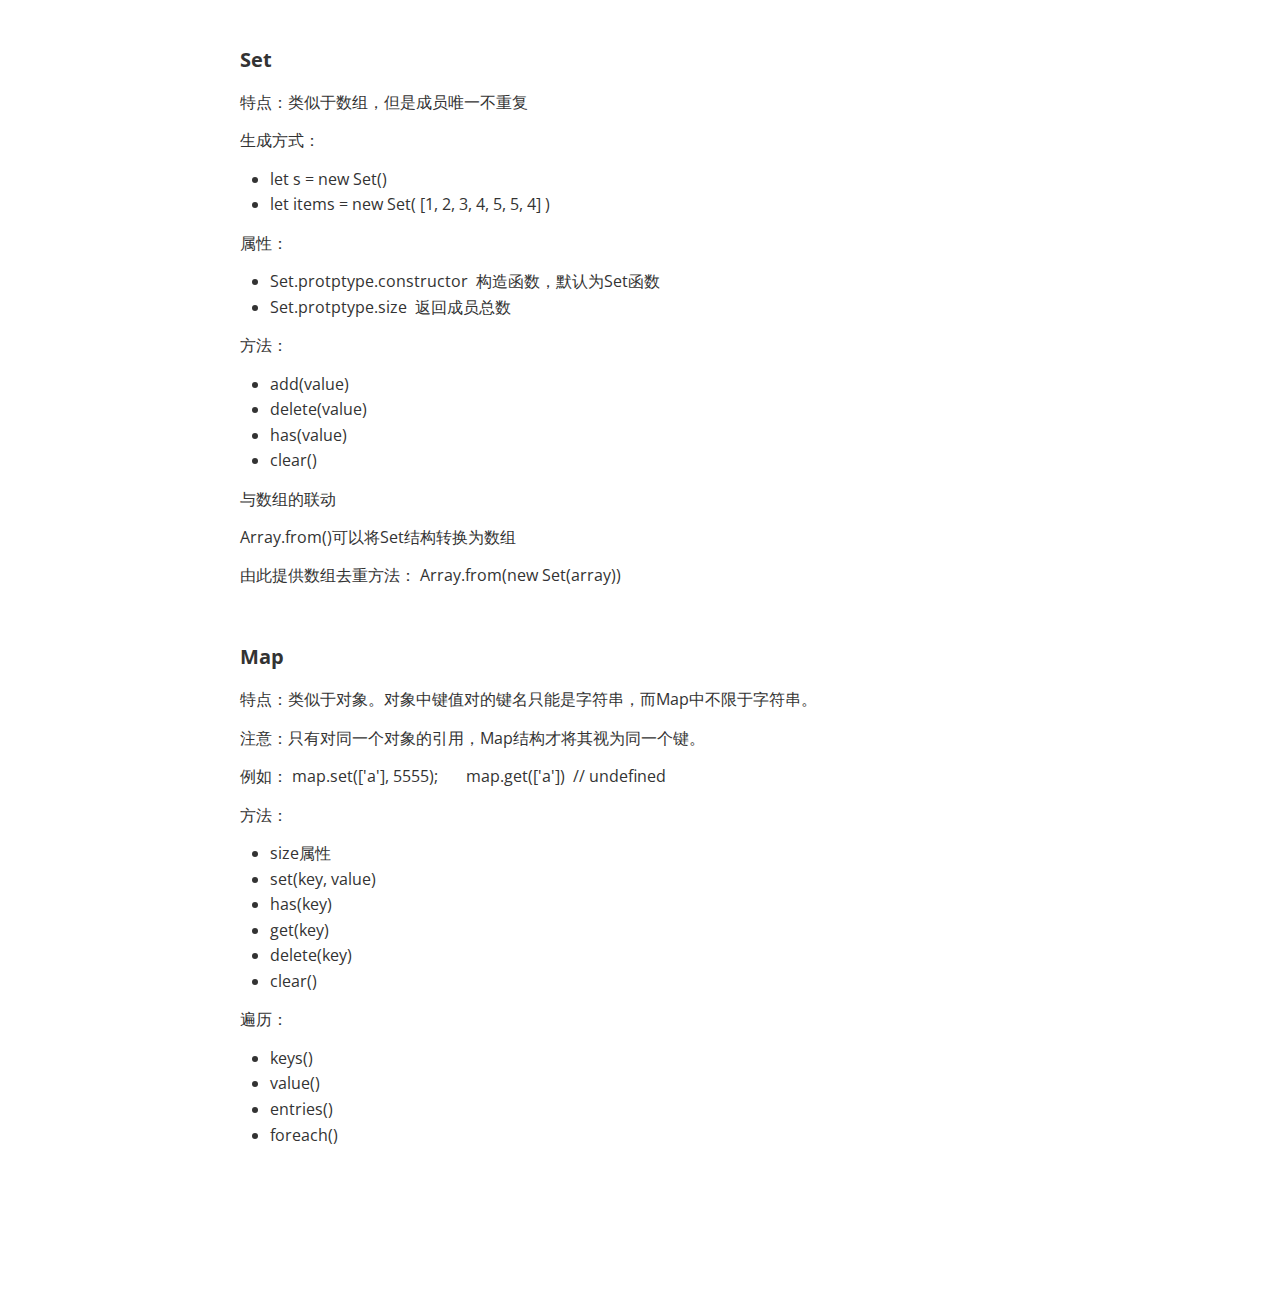
<file: pages/2set和map.html>
<!doctype html>
<html>
<head>
<meta charset='UTF-8'><meta name='viewport' content='width=device-width initial-scale=1'>

<link href='https://fonts.loli.net/css?family=Open+Sans:400italic,700italic,700,400&subset=latin,latin-ext' rel='stylesheet' type='text/css' /><style type='text/css'>html {overflow-x: initial !important;}:root { --bg-color: #ffffff; --text-color: #333333; --select-text-bg-color: #B5D6FC; --select-text-font-color: auto; --monospace: "Lucida Console",Consolas,"Courier",monospace; --title-bar-height: 20px; }
.mac-os-11 { --title-bar-height: 28px; }
html { font-size: 14px; background-color: var(--bg-color); color: var(--text-color); font-family: "Helvetica Neue", Helvetica, Arial, sans-serif; -webkit-font-smoothing: antialiased; }
body { margin: 0px; padding: 0px; height: auto; inset: 0px; font-size: 1rem; line-height: 1.42857143; overflow-x: hidden; background-image: inherit; background-size: inherit; background-attachment: inherit; background-origin: inherit; background-clip: inherit; background-color: inherit; tab-size: 4; background-position: inherit; background-repeat: inherit; }
iframe { margin: auto; }
a.url { word-break: break-all; }
a:active, a:hover { outline: 0px; }
.in-text-selection, ::selection { text-shadow: none; background: var(--select-text-bg-color); color: var(--select-text-font-color); }
#write { margin: 0px auto; height: auto; width: inherit; word-break: normal; word-wrap: break-word; position: relative; white-space: normal; overflow-x: visible; padding-top: 36px; }
#write.first-line-indent p { text-indent: 2em; }
#write.first-line-indent li p, #write.first-line-indent p * { text-indent: 0px; }
#write.first-line-indent li { margin-left: 2em; }
.for-image #write { padding-left: 8px; padding-right: 8px; }
body.typora-export { padding-left: 30px; padding-right: 30px; }
.typora-export .footnote-line, .typora-export li, .typora-export p { white-space: pre-wrap; }
.typora-export .task-list-item input { pointer-events: none; }
@media screen and (max-width: 500px) { 
  body.typora-export { padding-left: 0px; padding-right: 0px; }
  #write { padding-left: 20px; padding-right: 20px; }
}
#write li > figure:last-child { margin-bottom: 0.5rem; }
#write ol, #write ul { position: relative; }
img { max-width: 100%; vertical-align: middle; image-orientation: from-image; }
button, input, select, textarea { color: inherit; font-family: inherit; font-size: inherit; font-style: inherit; font-variant-caps: inherit; font-weight: inherit; font-stretch: inherit; line-height: inherit; }
input[type="checkbox"], input[type="radio"] { line-height: normal; padding: 0px; }
*, ::after, ::before { box-sizing: border-box; }
#write h1, #write h2, #write h3, #write h4, #write h5, #write h6, #write p, #write pre { width: inherit; }
#write h1, #write h2, #write h3, #write h4, #write h5, #write h6, #write p { position: relative; }
p { line-height: inherit; }
h1, h2, h3, h4, h5, h6 { break-after: avoid-page; break-inside: avoid; orphans: 4; }
p { orphans: 4; }
h1 { font-size: 2rem; }
h2 { font-size: 1.8rem; }
h3 { font-size: 1.6rem; }
h4 { font-size: 1.4rem; }
h5 { font-size: 1.2rem; }
h6 { font-size: 1rem; }
.md-math-block, .md-rawblock, h1, h2, h3, h4, h5, h6, p { margin-top: 1rem; margin-bottom: 1rem; }
.hidden { display: none; }
.md-blockmeta { color: rgb(204, 204, 204); font-weight: 700; font-style: italic; }
a { cursor: pointer; }
sup.md-footnote { padding: 2px 4px; background-color: rgba(238, 238, 238, 0.7); color: rgb(85, 85, 85); border-top-left-radius: 4px; border-top-right-radius: 4px; border-bottom-right-radius: 4px; border-bottom-left-radius: 4px; cursor: pointer; }
sup.md-footnote a, sup.md-footnote a:hover { color: inherit; text-transform: inherit; text-decoration: inherit; }
#write input[type="checkbox"] { cursor: pointer; width: inherit; height: inherit; }
figure { overflow-x: auto; margin: 1.2em 0px; max-width: calc(100% + 16px); padding: 0px; }
figure > table { margin: 0px; }
thead, tr { break-inside: avoid; break-after: auto; }
thead { display: table-header-group; }
table { border-collapse: collapse; border-spacing: 0px; width: 100%; overflow: auto; break-inside: auto; text-align: left; }
table.md-table td { min-width: 32px; }
.CodeMirror-gutters { border-right-width: 0px; background-color: inherit; }
.CodeMirror-linenumber { }
.CodeMirror { text-align: left; }
.CodeMirror-placeholder { opacity: 0.3; }
.CodeMirror pre { padding: 0px 4px; }
.CodeMirror-lines { padding: 0px; }
div.hr:focus { cursor: none; }
#write pre { white-space: pre-wrap; }
#write.fences-no-line-wrapping pre { white-space: pre; }
#write pre.ty-contain-cm { white-space: normal; }
.CodeMirror-gutters { margin-right: 4px; }
.md-fences { font-size: 0.9rem; display: block; break-inside: avoid; text-align: left; overflow: visible; white-space: pre; background-image: inherit; background-size: inherit; background-attachment: inherit; background-origin: inherit; background-clip: inherit; background-color: inherit; position: relative !important; background-position: inherit; background-repeat: inherit; }
.md-fences-adv-panel { width: 100%; margin-top: 10px; text-align: center; padding-top: 0px; padding-bottom: 8px; overflow-x: auto; }
#write .md-fences.mock-cm { white-space: pre-wrap; }
.md-fences.md-fences-with-lineno { padding-left: 0px; }
#write.fences-no-line-wrapping .md-fences.mock-cm { white-space: pre; overflow-x: auto; }
.md-fences.mock-cm.md-fences-with-lineno { padding-left: 8px; }
.CodeMirror-line, twitterwidget { break-inside: avoid; }
svg { break-inside: avoid; }
.footnotes { opacity: 0.8; font-size: 0.9rem; margin-top: 1em; margin-bottom: 1em; }
.footnotes + .footnotes { margin-top: 0px; }
.md-reset { margin: 0px; padding: 0px; border: 0px; outline: 0px; vertical-align: top; text-decoration: none; text-shadow: none; float: none; position: static; width: auto; height: auto; white-space: nowrap; cursor: inherit; line-height: normal; font-weight: 400; text-align: left; box-sizing: content-box; direction: ltr; background-position: 0px 0px; }
li div { padding-top: 0px; }
blockquote { margin: 1rem 0px; }
li .mathjax-block, li p { margin: 0.5rem 0px; }
li blockquote { margin: 1rem 0px; }
li { margin: 0px; position: relative; }
blockquote > :last-child { margin-bottom: 0px; }
blockquote > :first-child, li > :first-child { margin-top: 0px; }
.footnotes-area { color: rgb(136, 136, 136); margin-top: 0.714rem; padding-bottom: 0.143rem; white-space: normal; }
#write .footnote-line { white-space: pre-wrap; }
@media print { 
  body, html { border: 1px solid transparent; height: 99%; break-after: avoid; break-before: avoid; font-variant-ligatures: no-common-ligatures; }
  #write { margin-top: 0px; padding-top: 0px; border-color: transparent !important; padding-bottom: 0px !important; }
  .typora-export * { -webkit-print-color-adjust: exact; }
  .typora-export #write { break-after: avoid; }
  .typora-export #write::after { height: 0px; }
  .is-mac table { break-inside: avoid; }
  .typora-export-show-outline .typora-export-sidebar { display: none; }
}
.footnote-line { margin-top: 0.714em; font-size: 0.7em; }
a img, img a { cursor: pointer; }
pre.md-meta-block { font-size: 0.8rem; min-height: 0.8rem; white-space: pre-wrap; background-color: rgb(204, 204, 204); display: block; overflow-x: hidden; }
p > .md-image:only-child:not(.md-img-error) img, p > img:only-child { display: block; margin: auto; }
#write.first-line-indent p > .md-image:only-child:not(.md-img-error) img { left: -2em; position: relative; }
p > .md-image:only-child { display: inline-block; width: 100%; }
#write .MathJax_Display { margin: 0.8em 0px 0px; }
.md-math-block { width: 100%; }
.md-math-block:not(:empty)::after { display: none; }
.MathJax_ref { fill: currentcolor; }
[contenteditable="true"]:active, [contenteditable="true"]:focus, [contenteditable="false"]:active, [contenteditable="false"]:focus { outline: 0px; box-shadow: none; }
.md-task-list-item { position: relative; list-style-type: none; }
.task-list-item.md-task-list-item { padding-left: 0px; }
.md-task-list-item > input { position: absolute; top: 0px; left: 0px; margin-left: -1.2em; margin-top: calc(1em - 10px); border: none; }
.math { font-size: 1rem; }
.md-toc { min-height: 3.58rem; position: relative; font-size: 0.9rem; border-top-left-radius: 10px; border-top-right-radius: 10px; border-bottom-right-radius: 10px; border-bottom-left-radius: 10px; }
.md-toc-content { position: relative; margin-left: 0px; }
.md-toc-content::after, .md-toc::after { display: none; }
.md-toc-item { display: block; color: rgb(65, 131, 196); }
.md-toc-item a { text-decoration: none; }
.md-toc-inner:hover { text-decoration: underline; }
.md-toc-inner { display: inline-block; cursor: pointer; }
.md-toc-h1 .md-toc-inner { margin-left: 0px; font-weight: 700; }
.md-toc-h2 .md-toc-inner { margin-left: 2em; }
.md-toc-h3 .md-toc-inner { margin-left: 4em; }
.md-toc-h4 .md-toc-inner { margin-left: 6em; }
.md-toc-h5 .md-toc-inner { margin-left: 8em; }
.md-toc-h6 .md-toc-inner { margin-left: 10em; }
@media screen and (max-width: 48em) { 
  .md-toc-h3 .md-toc-inner { margin-left: 3.5em; }
  .md-toc-h4 .md-toc-inner { margin-left: 5em; }
  .md-toc-h5 .md-toc-inner { margin-left: 6.5em; }
  .md-toc-h6 .md-toc-inner { margin-left: 8em; }
}
a.md-toc-inner { font-size: inherit; font-style: inherit; font-weight: inherit; line-height: inherit; }
.footnote-line a:not(.reversefootnote) { color: inherit; }
.reversefootnote { font-family: ui-monospace, sans-serif; }
.md-attr { display: none; }
.md-fn-count::after { content: "."; }
code, pre, samp, tt { font-family: var(--monospace); }
kbd { margin: 0px 0.1em; padding: 0.1em 0.6em; font-size: 0.8em; color: rgb(36, 39, 41); background-color: rgb(255, 255, 255); border: 1px solid rgb(173, 179, 185); border-top-left-radius: 3px; border-top-right-radius: 3px; border-bottom-right-radius: 3px; border-bottom-left-radius: 3px; box-shadow: rgba(12, 13, 14, 0.2) 0px 1px 0px, rgb(255, 255, 255) 0px 0px 0px 2px inset; white-space: nowrap; vertical-align: middle; }
.md-comment { color: rgb(162, 127, 3); opacity: 0.6; font-family: var(--monospace); }
code { text-align: left; }
a.md-print-anchor { white-space: pre !important; border: none !important; display: inline-block !important; position: absolute !important; width: 1px !important; right: 0px !important; outline: 0px !important; text-shadow: initial !important; background-position: 0px 0px !important; }
.os-windows.monocolor-emoji .md-emoji { font-family: "Segoe UI Symbol", sans-serif; }
.md-diagram-panel > svg { max-width: 100%; }
[lang="flow"] svg, [lang="mermaid"] svg { max-width: 100%; height: auto; }
[lang="mermaid"] .node text { font-size: 1rem; }
table tr th { border-bottom-width: 0px; }
video { max-width: 100%; display: block; margin: 0px auto; }
iframe { max-width: 100%; width: 100%; border: none; }
.highlight td, .highlight tr { border: 0px; }
mark { background-color: rgb(255, 255, 0); color: rgb(0, 0, 0); }
.md-html-inline .md-plain, .md-html-inline strong, mark .md-inline-math, mark strong { color: inherit; }
.md-expand mark .md-meta { opacity: 0.3 !important; }
mark .md-meta { color: rgb(0, 0, 0); }
@media print { 
  .typora-export h1, .typora-export h2, .typora-export h3, .typora-export h4, .typora-export h5, .typora-export h6 { break-inside: avoid; }
}
.md-diagram-panel .messageText { stroke: none !important; }
.md-diagram-panel .start-state { fill: var(--node-fill); }
.md-diagram-panel .edgeLabel rect { opacity: 1 !important; }
.md-fences.md-fences-math { font-size: 1em; }
.md-fences-advanced:not(.md-focus) { padding: 0px; white-space: nowrap; border: 0px; }
.md-fences-advanced:not(.md-focus) { background-image: inherit; background-size: inherit; background-attachment: inherit; background-origin: inherit; background-clip: inherit; background-color: inherit; background-position: inherit; background-repeat: inherit; }
.typora-export-show-outline .typora-export-content { max-width: 1440px; margin: auto; display: flex; flex-direction: row; }
.typora-export-sidebar { width: 300px; font-size: 0.8rem; margin-top: 80px; margin-right: 18px; }
.typora-export-show-outline #write { --webkit-flex: 2; flex: 2 1 0%; }
.typora-export-sidebar .outline-content { position: fixed; top: 0px; max-height: 100%; overflow: hidden auto; padding-bottom: 30px; padding-top: 60px; width: 300px; }
@media screen and (max-width: 1024px) { 
  .typora-export-sidebar, .typora-export-sidebar .outline-content { width: 240px; }
}
@media screen and (max-width: 800px) { 
  .typora-export-sidebar { display: none; }
}
.outline-content li, .outline-content ul { margin-left: 0px; margin-right: 0px; padding-left: 0px; padding-right: 0px; list-style: none; }
.outline-content ul { margin-top: 0px; margin-bottom: 0px; }
.outline-content strong { font-weight: 400; }
.outline-expander { width: 1rem; height: 1.428571429rem; position: relative; display: table-cell; vertical-align: middle; cursor: pointer; padding-left: 4px; }
.outline-expander::before { content: ''; position: relative; font-family: Ionicons; display: inline-block; font-size: 8px; vertical-align: middle; }
.outline-item { padding-top: 3px; padding-bottom: 3px; cursor: pointer; }
.outline-expander:hover::before { content: ''; }
.outline-h1 > .outline-item { padding-left: 0px; }
.outline-h2 > .outline-item { padding-left: 1em; }
.outline-h3 > .outline-item { padding-left: 2em; }
.outline-h4 > .outline-item { padding-left: 3em; }
.outline-h5 > .outline-item { padding-left: 4em; }
.outline-h6 > .outline-item { padding-left: 5em; }
.outline-label { cursor: pointer; display: table-cell; vertical-align: middle; text-decoration: none; color: inherit; }
.outline-label:hover { text-decoration: underline; }
.outline-item:hover { border-color: rgb(245, 245, 245); background-color: var(--item-hover-bg-color); }
.outline-item:hover { margin-left: -28px; margin-right: -28px; border-left-width: 28px; border-left-style: solid; border-left-color: transparent; border-right-width: 28px; border-right-style: solid; border-right-color: transparent; }
.outline-item-single .outline-expander::before, .outline-item-single .outline-expander:hover::before { display: none; }
.outline-item-open > .outline-item > .outline-expander::before { content: ''; }
.outline-children { display: none; }
.info-panel-tab-wrapper { display: none; }
.outline-item-open > .outline-children { display: block; }
.typora-export .outline-item { padding-top: 1px; padding-bottom: 1px; }
.typora-export .outline-item:hover { margin-right: -8px; border-right-width: 8px; border-right-style: solid; border-right-color: transparent; }
.typora-export .outline-expander::before { content: "+"; font-family: inherit; top: -1px; }
.typora-export .outline-expander:hover::before, .typora-export .outline-item-open > .outline-item > .outline-expander::before { content: '−'; }
.typora-export-collapse-outline .outline-children { display: none; }
.typora-export-collapse-outline .outline-item-open > .outline-children, .typora-export-no-collapse-outline .outline-children { display: block; }
.typora-export-no-collapse-outline .outline-expander::before { content: "" !important; }
.typora-export-show-outline .outline-item-active > .outline-item .outline-label { font-weight: 700; }
.md-inline-math-container mjx-container { zoom: 0.95; }


:root {
    --side-bar-bg-color: #fafafa;
    --control-text-color: #777;
}

@include-when-export url(https://fonts.loli.net/css?family=Open+Sans:400italic,700italic,700,400&subset=latin,latin-ext);

/* open-sans-regular - latin-ext_latin */
  /* open-sans-italic - latin-ext_latin */
    /* open-sans-700 - latin-ext_latin */
    /* open-sans-700italic - latin-ext_latin */
  html {
    font-size: 16px;
    -webkit-font-smoothing: antialiased;
}

body {
    font-family: "Open Sans","Clear Sans", "Helvetica Neue", Helvetica, Arial, 'Segoe UI Emoji', sans-serif;
    color: rgb(51, 51, 51);
    line-height: 1.6;
}

#write {
    max-width: 860px;
  	margin: 0 auto;
  	padding: 30px;
    padding-bottom: 100px;
}

@media only screen and (min-width: 1400px) {
	#write {
		max-width: 1024px;
	}
}

@media only screen and (min-width: 1800px) {
	#write {
		max-width: 1200px;
	}
}

#write > ul:first-child,
#write > ol:first-child{
    margin-top: 30px;
}

a {
    color: #4183C4;
}
h1,
h2,
h3,
h4,
h5,
h6 {
    position: relative;
    margin-top: 1rem;
    margin-bottom: 1rem;
    font-weight: bold;
    line-height: 1.4;
    cursor: text;
}
h1:hover a.anchor,
h2:hover a.anchor,
h3:hover a.anchor,
h4:hover a.anchor,
h5:hover a.anchor,
h6:hover a.anchor {
    text-decoration: none;
}
h1 tt,
h1 code {
    font-size: inherit;
}
h2 tt,
h2 code {
    font-size: inherit;
}
h3 tt,
h3 code {
    font-size: inherit;
}
h4 tt,
h4 code {
    font-size: inherit;
}
h5 tt,
h5 code {
    font-size: inherit;
}
h6 tt,
h6 code {
    font-size: inherit;
}
h1 {
    font-size: 2.25em;
    line-height: 1.2;
    border-bottom: 1px solid #eee;
}
h2 {
    font-size: 1.75em;
    line-height: 1.225;
    border-bottom: 1px solid #eee;
}

/*@media print {
    .typora-export h1,
    .typora-export h2 {
        border-bottom: none;
        padding-bottom: initial;
    }

    .typora-export h1::after,
    .typora-export h2::after {
        content: "";
        display: block;
        height: 100px;
        margin-top: -96px;
        border-top: 1px solid #eee;
    }
}*/

h3 {
    font-size: 1.5em;
    line-height: 1.43;
}
h4 {
    font-size: 1.25em;
}
h5 {
    font-size: 1em;
}
h6 {
   font-size: 1em;
    color: #777;
}
p,
blockquote,
ul,
ol,
dl,
table{
    margin: 0.8em 0;
}
li>ol,
li>ul {
    margin: 0 0;
}
hr {
    height: 2px;
    padding: 0;
    margin: 16px 0;
    background-color: #e7e7e7;
    border: 0 none;
    overflow: hidden;
    box-sizing: content-box;
}

li p.first {
    display: inline-block;
}
ul,
ol {
    padding-left: 30px;
}
ul:first-child,
ol:first-child {
    margin-top: 0;
}
ul:last-child,
ol:last-child {
    margin-bottom: 0;
}
blockquote {
    border-left: 4px solid #dfe2e5;
    padding: 0 15px;
    color: #777777;
}
blockquote blockquote {
    padding-right: 0;
}
table {
    padding: 0;
    word-break: initial;
}
table tr {
    border: 1px solid #dfe2e5;
    margin: 0;
    padding: 0;
}
table tr:nth-child(2n),
thead {
    background-color: #f8f8f8;
}
table th {
    font-weight: bold;
    border: 1px solid #dfe2e5;
    border-bottom: 0;
    margin: 0;
    padding: 6px 13px;
}
table td {
    border: 1px solid #dfe2e5;
    margin: 0;
    padding: 6px 13px;
}
table th:first-child,
table td:first-child {
    margin-top: 0;
}
table th:last-child,
table td:last-child {
    margin-bottom: 0;
}

.CodeMirror-lines {
    padding-left: 4px;
}

.code-tooltip {
    box-shadow: 0 1px 1px 0 rgba(0,28,36,.3);
    border-top: 1px solid #eef2f2;
}

.md-fences,
code,
tt {
    border: 1px solid #e7eaed;
    background-color: #f8f8f8;
    border-radius: 3px;
    padding: 0;
    padding: 2px 4px 0px 4px;
    font-size: 0.9em;
}

code {
    background-color: #f3f4f4;
    padding: 0 2px 0 2px;
}

.md-fences {
    margin-bottom: 15px;
    margin-top: 15px;
    padding-top: 8px;
    padding-bottom: 6px;
}


.md-task-list-item > input {
  margin-left: -1.3em;
}

@media print {
    html {
        font-size: 13px;
    }
    pre {
        page-break-inside: avoid;
        word-wrap: break-word;
    }
}

.md-fences {
	background-color: #f8f8f8;
}
#write pre.md-meta-block {
	padding: 1rem;
    font-size: 85%;
    line-height: 1.45;
    background-color: #f7f7f7;
    border: 0;
    border-radius: 3px;
    color: #777777;
    margin-top: 0 !important;
}

.mathjax-block>.code-tooltip {
	bottom: .375rem;
}

.md-mathjax-midline {
    background: #fafafa;
}

#write>h3.md-focus:before{
	left: -1.5625rem;
	top: .375rem;
}
#write>h4.md-focus:before{
	left: -1.5625rem;
	top: .285714286rem;
}
#write>h5.md-focus:before{
	left: -1.5625rem;
	top: .285714286rem;
}
#write>h6.md-focus:before{
	left: -1.5625rem;
	top: .285714286rem;
}
.md-image>.md-meta {
    /*border: 1px solid #ddd;*/
    border-radius: 3px;
    padding: 2px 0px 0px 4px;
    font-size: 0.9em;
    color: inherit;
}

.md-tag {
    color: #a7a7a7;
    opacity: 1;
}

.md-toc { 
    margin-top:20px;
    padding-bottom:20px;
}

.sidebar-tabs {
    border-bottom: none;
}

#typora-quick-open {
    border: 1px solid #ddd;
    background-color: #f8f8f8;
}

#typora-quick-open-item {
    background-color: #FAFAFA;
    border-color: #FEFEFE #e5e5e5 #e5e5e5 #eee;
    border-style: solid;
    border-width: 1px;
}

/** focus mode */
.on-focus-mode blockquote {
    border-left-color: rgba(85, 85, 85, 0.12);
}

header, .context-menu, .megamenu-content, footer{
    font-family: "Segoe UI", "Arial", sans-serif;
}

.file-node-content:hover .file-node-icon,
.file-node-content:hover .file-node-open-state{
    visibility: visible;
}

.mac-seamless-mode #typora-sidebar {
    background-color: #fafafa;
    background-color: var(--side-bar-bg-color);
}

.md-lang {
    color: #b4654d;
}

/*.html-for-mac {
    --item-hover-bg-color: #E6F0FE;
}*/

#md-notification .btn {
    border: 0;
}

.dropdown-menu .divider {
    border-color: #e5e5e5;
    opacity: 0.4;
}

.ty-preferences .window-content {
    background-color: #fafafa;
}

.ty-preferences .nav-group-item.active {
    color: white;
    background: #999;
}

.menu-item-container a.menu-style-btn {
    background-color: #f5f8fa;
    background-image: linear-gradient( 180deg , hsla(0, 0%, 100%, 0.8), hsla(0, 0%, 100%, 0)); 
}


 @media print { @page {margin: 0 0 0 0;} body.typora-export {padding-left: 0; padding-right: 0;} #write {padding:0;}}
</style><title>set和map</title>
</head>
<body class='typora-export'><div class='typora-export-content'>
<div id='write'  class=''><h4 id='set'><span>Set</span></h4><p><span>特点：类似于数组，但是成员唯一不重复</span></p><p><span>生成方式：</span></p><ul><li><span>let s = new Set()</span></li><li><span>let items = new Set( [1, 2, 3, 4, 5, 5, 4] )</span></li></ul><p><span>属性：</span></p><ul><li><span>Set.protptype.constructor  构造函数，默认为Set函数</span></li><li><span>Set.protptype.size  返回成员总数</span></li></ul><p><span>方法：</span></p><ul><li><span>add(value)</span></li><li><span>delete(value)</span></li><li><span>has(value)</span></li><li><span>clear()</span></li></ul><p><span>与数组的联动</span></p><p><span>Array.from()可以将Set结构转换为数组</span></p><p><span>由此提供数组去重方法： Array.from(new Set(array))</span></p><p>&nbsp;</p><h4 id='map'><span>Map</span></h4><p><span>特点：类似于对象。对象中键值对的键名只能是字符串，而Map中不限于字符串。</span></p><p><span>注意：只有对同一个对象的引用，Map结构才将其视为同一个键。</span></p><p><span>例如： map.set([&#39;a&#39;], 5555);       map.get([&#39;a&#39;])  // undefined</span></p><p><span>方法：</span></p><ul><li><span>size属性</span></li><li><span>set(key, value)</span></li><li><span>has(key)</span></li><li><span>get(key)</span></li><li><span>delete(key)</span></li><li><span>clear()</span></li></ul><p><span>遍历：</span></p><ul><li><span>keys()</span></li><li><span>value()</span></li><li><span>entries()</span></li><li><span>foreach()</span></li></ul><p>&nbsp;</p></div></div>
</body>
</html>
</file>
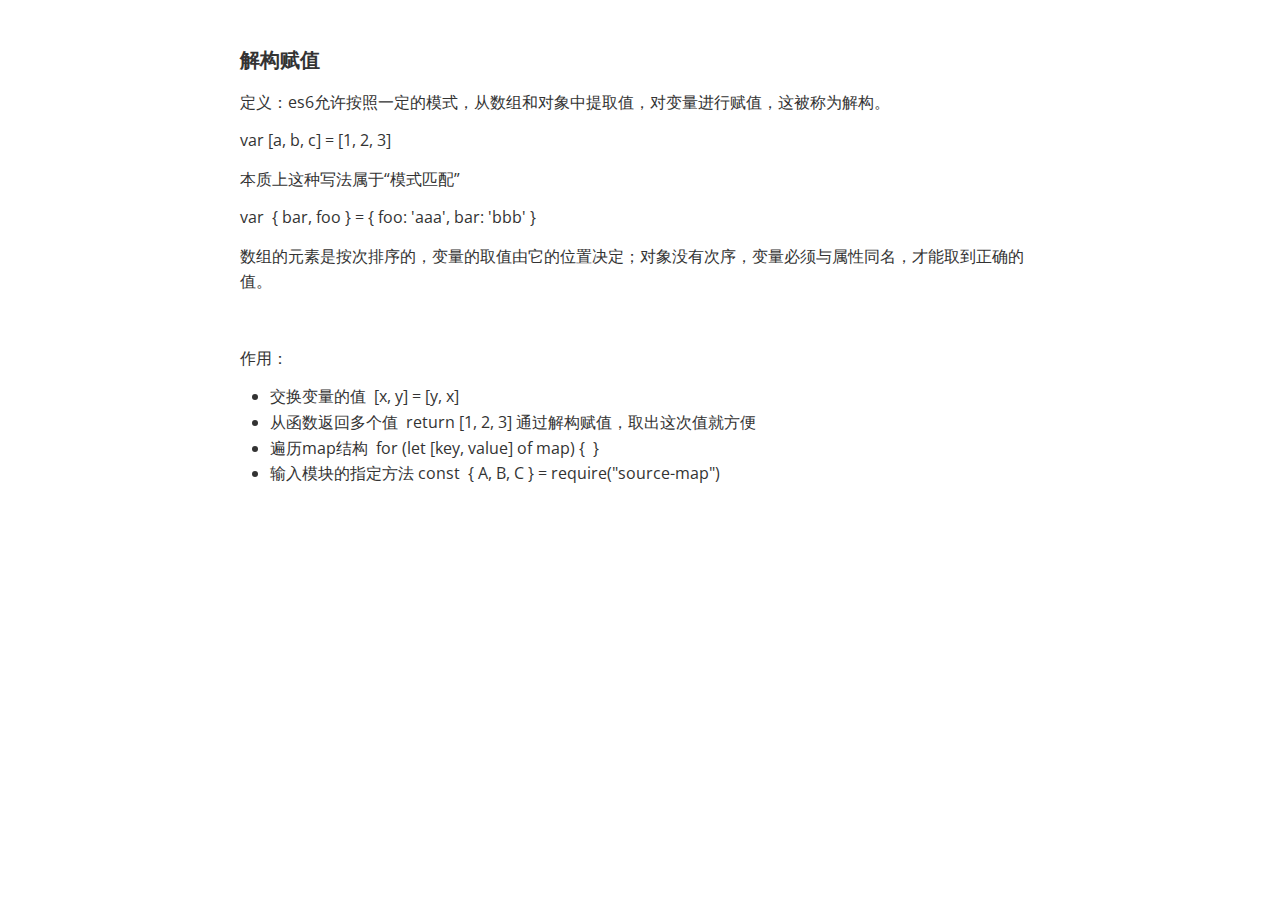
<file: pages/3解构赋值.html>
<!doctype html>
<html>
<head>
<meta charset='UTF-8'><meta name='viewport' content='width=device-width initial-scale=1'>

<link href='https://fonts.loli.net/css?family=Open+Sans:400italic,700italic,700,400&subset=latin,latin-ext' rel='stylesheet' type='text/css' /><style type='text/css'>html {overflow-x: initial !important;}:root { --bg-color: #ffffff; --text-color: #333333; --select-text-bg-color: #B5D6FC; --select-text-font-color: auto; --monospace: "Lucida Console",Consolas,"Courier",monospace; --title-bar-height: 20px; }
.mac-os-11 { --title-bar-height: 28px; }
html { font-size: 14px; background-color: var(--bg-color); color: var(--text-color); font-family: "Helvetica Neue", Helvetica, Arial, sans-serif; -webkit-font-smoothing: antialiased; }
body { margin: 0px; padding: 0px; height: auto; inset: 0px; font-size: 1rem; line-height: 1.42857143; overflow-x: hidden; background-image: inherit; background-size: inherit; background-attachment: inherit; background-origin: inherit; background-clip: inherit; background-color: inherit; tab-size: 4; background-position: inherit; background-repeat: inherit; }
iframe { margin: auto; }
a.url { word-break: break-all; }
a:active, a:hover { outline: 0px; }
.in-text-selection, ::selection { text-shadow: none; background: var(--select-text-bg-color); color: var(--select-text-font-color); }
#write { margin: 0px auto; height: auto; width: inherit; word-break: normal; word-wrap: break-word; position: relative; white-space: normal; overflow-x: visible; padding-top: 36px; }
#write.first-line-indent p { text-indent: 2em; }
#write.first-line-indent li p, #write.first-line-indent p * { text-indent: 0px; }
#write.first-line-indent li { margin-left: 2em; }
.for-image #write { padding-left: 8px; padding-right: 8px; }
body.typora-export { padding-left: 30px; padding-right: 30px; }
.typora-export .footnote-line, .typora-export li, .typora-export p { white-space: pre-wrap; }
.typora-export .task-list-item input { pointer-events: none; }
@media screen and (max-width: 500px) { 
  body.typora-export { padding-left: 0px; padding-right: 0px; }
  #write { padding-left: 20px; padding-right: 20px; }
}
#write li > figure:last-child { margin-bottom: 0.5rem; }
#write ol, #write ul { position: relative; }
img { max-width: 100%; vertical-align: middle; image-orientation: from-image; }
button, input, select, textarea { color: inherit; font-family: inherit; font-size: inherit; font-style: inherit; font-variant-caps: inherit; font-weight: inherit; font-stretch: inherit; line-height: inherit; }
input[type="checkbox"], input[type="radio"] { line-height: normal; padding: 0px; }
*, ::after, ::before { box-sizing: border-box; }
#write h1, #write h2, #write h3, #write h4, #write h5, #write h6, #write p, #write pre { width: inherit; }
#write h1, #write h2, #write h3, #write h4, #write h5, #write h6, #write p { position: relative; }
p { line-height: inherit; }
h1, h2, h3, h4, h5, h6 { break-after: avoid-page; break-inside: avoid; orphans: 4; }
p { orphans: 4; }
h1 { font-size: 2rem; }
h2 { font-size: 1.8rem; }
h3 { font-size: 1.6rem; }
h4 { font-size: 1.4rem; }
h5 { font-size: 1.2rem; }
h6 { font-size: 1rem; }
.md-math-block, .md-rawblock, h1, h2, h3, h4, h5, h6, p { margin-top: 1rem; margin-bottom: 1rem; }
.hidden { display: none; }
.md-blockmeta { color: rgb(204, 204, 204); font-weight: 700; font-style: italic; }
a { cursor: pointer; }
sup.md-footnote { padding: 2px 4px; background-color: rgba(238, 238, 238, 0.7); color: rgb(85, 85, 85); border-top-left-radius: 4px; border-top-right-radius: 4px; border-bottom-right-radius: 4px; border-bottom-left-radius: 4px; cursor: pointer; }
sup.md-footnote a, sup.md-footnote a:hover { color: inherit; text-transform: inherit; text-decoration: inherit; }
#write input[type="checkbox"] { cursor: pointer; width: inherit; height: inherit; }
figure { overflow-x: auto; margin: 1.2em 0px; max-width: calc(100% + 16px); padding: 0px; }
figure > table { margin: 0px; }
thead, tr { break-inside: avoid; break-after: auto; }
thead { display: table-header-group; }
table { border-collapse: collapse; border-spacing: 0px; width: 100%; overflow: auto; break-inside: auto; text-align: left; }
table.md-table td { min-width: 32px; }
.CodeMirror-gutters { border-right-width: 0px; background-color: inherit; }
.CodeMirror-linenumber { }
.CodeMirror { text-align: left; }
.CodeMirror-placeholder { opacity: 0.3; }
.CodeMirror pre { padding: 0px 4px; }
.CodeMirror-lines { padding: 0px; }
div.hr:focus { cursor: none; }
#write pre { white-space: pre-wrap; }
#write.fences-no-line-wrapping pre { white-space: pre; }
#write pre.ty-contain-cm { white-space: normal; }
.CodeMirror-gutters { margin-right: 4px; }
.md-fences { font-size: 0.9rem; display: block; break-inside: avoid; text-align: left; overflow: visible; white-space: pre; background-image: inherit; background-size: inherit; background-attachment: inherit; background-origin: inherit; background-clip: inherit; background-color: inherit; position: relative !important; background-position: inherit; background-repeat: inherit; }
.md-fences-adv-panel { width: 100%; margin-top: 10px; text-align: center; padding-top: 0px; padding-bottom: 8px; overflow-x: auto; }
#write .md-fences.mock-cm { white-space: pre-wrap; }
.md-fences.md-fences-with-lineno { padding-left: 0px; }
#write.fences-no-line-wrapping .md-fences.mock-cm { white-space: pre; overflow-x: auto; }
.md-fences.mock-cm.md-fences-with-lineno { padding-left: 8px; }
.CodeMirror-line, twitterwidget { break-inside: avoid; }
svg { break-inside: avoid; }
.footnotes { opacity: 0.8; font-size: 0.9rem; margin-top: 1em; margin-bottom: 1em; }
.footnotes + .footnotes { margin-top: 0px; }
.md-reset { margin: 0px; padding: 0px; border: 0px; outline: 0px; vertical-align: top; text-decoration: none; text-shadow: none; float: none; position: static; width: auto; height: auto; white-space: nowrap; cursor: inherit; line-height: normal; font-weight: 400; text-align: left; box-sizing: content-box; direction: ltr; background-position: 0px 0px; }
li div { padding-top: 0px; }
blockquote { margin: 1rem 0px; }
li .mathjax-block, li p { margin: 0.5rem 0px; }
li blockquote { margin: 1rem 0px; }
li { margin: 0px; position: relative; }
blockquote > :last-child { margin-bottom: 0px; }
blockquote > :first-child, li > :first-child { margin-top: 0px; }
.footnotes-area { color: rgb(136, 136, 136); margin-top: 0.714rem; padding-bottom: 0.143rem; white-space: normal; }
#write .footnote-line { white-space: pre-wrap; }
@media print { 
  body, html { border: 1px solid transparent; height: 99%; break-after: avoid; break-before: avoid; font-variant-ligatures: no-common-ligatures; }
  #write { margin-top: 0px; padding-top: 0px; border-color: transparent !important; padding-bottom: 0px !important; }
  .typora-export * { -webkit-print-color-adjust: exact; }
  .typora-export #write { break-after: avoid; }
  .typora-export #write::after { height: 0px; }
  .is-mac table { break-inside: avoid; }
  .typora-export-show-outline .typora-export-sidebar { display: none; }
}
.footnote-line { margin-top: 0.714em; font-size: 0.7em; }
a img, img a { cursor: pointer; }
pre.md-meta-block { font-size: 0.8rem; min-height: 0.8rem; white-space: pre-wrap; background-color: rgb(204, 204, 204); display: block; overflow-x: hidden; }
p > .md-image:only-child:not(.md-img-error) img, p > img:only-child { display: block; margin: auto; }
#write.first-line-indent p > .md-image:only-child:not(.md-img-error) img { left: -2em; position: relative; }
p > .md-image:only-child { display: inline-block; width: 100%; }
#write .MathJax_Display { margin: 0.8em 0px 0px; }
.md-math-block { width: 100%; }
.md-math-block:not(:empty)::after { display: none; }
.MathJax_ref { fill: currentcolor; }
[contenteditable="true"]:active, [contenteditable="true"]:focus, [contenteditable="false"]:active, [contenteditable="false"]:focus { outline: 0px; box-shadow: none; }
.md-task-list-item { position: relative; list-style-type: none; }
.task-list-item.md-task-list-item { padding-left: 0px; }
.md-task-list-item > input { position: absolute; top: 0px; left: 0px; margin-left: -1.2em; margin-top: calc(1em - 10px); border: none; }
.math { font-size: 1rem; }
.md-toc { min-height: 3.58rem; position: relative; font-size: 0.9rem; border-top-left-radius: 10px; border-top-right-radius: 10px; border-bottom-right-radius: 10px; border-bottom-left-radius: 10px; }
.md-toc-content { position: relative; margin-left: 0px; }
.md-toc-content::after, .md-toc::after { display: none; }
.md-toc-item { display: block; color: rgb(65, 131, 196); }
.md-toc-item a { text-decoration: none; }
.md-toc-inner:hover { text-decoration: underline; }
.md-toc-inner { display: inline-block; cursor: pointer; }
.md-toc-h1 .md-toc-inner { margin-left: 0px; font-weight: 700; }
.md-toc-h2 .md-toc-inner { margin-left: 2em; }
.md-toc-h3 .md-toc-inner { margin-left: 4em; }
.md-toc-h4 .md-toc-inner { margin-left: 6em; }
.md-toc-h5 .md-toc-inner { margin-left: 8em; }
.md-toc-h6 .md-toc-inner { margin-left: 10em; }
@media screen and (max-width: 48em) { 
  .md-toc-h3 .md-toc-inner { margin-left: 3.5em; }
  .md-toc-h4 .md-toc-inner { margin-left: 5em; }
  .md-toc-h5 .md-toc-inner { margin-left: 6.5em; }
  .md-toc-h6 .md-toc-inner { margin-left: 8em; }
}
a.md-toc-inner { font-size: inherit; font-style: inherit; font-weight: inherit; line-height: inherit; }
.footnote-line a:not(.reversefootnote) { color: inherit; }
.reversefootnote { font-family: ui-monospace, sans-serif; }
.md-attr { display: none; }
.md-fn-count::after { content: "."; }
code, pre, samp, tt { font-family: var(--monospace); }
kbd { margin: 0px 0.1em; padding: 0.1em 0.6em; font-size: 0.8em; color: rgb(36, 39, 41); background-color: rgb(255, 255, 255); border: 1px solid rgb(173, 179, 185); border-top-left-radius: 3px; border-top-right-radius: 3px; border-bottom-right-radius: 3px; border-bottom-left-radius: 3px; box-shadow: rgba(12, 13, 14, 0.2) 0px 1px 0px, rgb(255, 255, 255) 0px 0px 0px 2px inset; white-space: nowrap; vertical-align: middle; }
.md-comment { color: rgb(162, 127, 3); opacity: 0.6; font-family: var(--monospace); }
code { text-align: left; }
a.md-print-anchor { white-space: pre !important; border: none !important; display: inline-block !important; position: absolute !important; width: 1px !important; right: 0px !important; outline: 0px !important; text-shadow: initial !important; background-position: 0px 0px !important; }
.os-windows.monocolor-emoji .md-emoji { font-family: "Segoe UI Symbol", sans-serif; }
.md-diagram-panel > svg { max-width: 100%; }
[lang="flow"] svg, [lang="mermaid"] svg { max-width: 100%; height: auto; }
[lang="mermaid"] .node text { font-size: 1rem; }
table tr th { border-bottom-width: 0px; }
video { max-width: 100%; display: block; margin: 0px auto; }
iframe { max-width: 100%; width: 100%; border: none; }
.highlight td, .highlight tr { border: 0px; }
mark { background-color: rgb(255, 255, 0); color: rgb(0, 0, 0); }
.md-html-inline .md-plain, .md-html-inline strong, mark .md-inline-math, mark strong { color: inherit; }
.md-expand mark .md-meta { opacity: 0.3 !important; }
mark .md-meta { color: rgb(0, 0, 0); }
@media print { 
  .typora-export h1, .typora-export h2, .typora-export h3, .typora-export h4, .typora-export h5, .typora-export h6 { break-inside: avoid; }
}
.md-diagram-panel .messageText { stroke: none !important; }
.md-diagram-panel .start-state { fill: var(--node-fill); }
.md-diagram-panel .edgeLabel rect { opacity: 1 !important; }
.md-fences.md-fences-math { font-size: 1em; }
.md-fences-advanced:not(.md-focus) { padding: 0px; white-space: nowrap; border: 0px; }
.md-fences-advanced:not(.md-focus) { background-image: inherit; background-size: inherit; background-attachment: inherit; background-origin: inherit; background-clip: inherit; background-color: inherit; background-position: inherit; background-repeat: inherit; }
.typora-export-show-outline .typora-export-content { max-width: 1440px; margin: auto; display: flex; flex-direction: row; }
.typora-export-sidebar { width: 300px; font-size: 0.8rem; margin-top: 80px; margin-right: 18px; }
.typora-export-show-outline #write { --webkit-flex: 2; flex: 2 1 0%; }
.typora-export-sidebar .outline-content { position: fixed; top: 0px; max-height: 100%; overflow: hidden auto; padding-bottom: 30px; padding-top: 60px; width: 300px; }
@media screen and (max-width: 1024px) { 
  .typora-export-sidebar, .typora-export-sidebar .outline-content { width: 240px; }
}
@media screen and (max-width: 800px) { 
  .typora-export-sidebar { display: none; }
}
.outline-content li, .outline-content ul { margin-left: 0px; margin-right: 0px; padding-left: 0px; padding-right: 0px; list-style: none; }
.outline-content ul { margin-top: 0px; margin-bottom: 0px; }
.outline-content strong { font-weight: 400; }
.outline-expander { width: 1rem; height: 1.428571429rem; position: relative; display: table-cell; vertical-align: middle; cursor: pointer; padding-left: 4px; }
.outline-expander::before { content: ''; position: relative; font-family: Ionicons; display: inline-block; font-size: 8px; vertical-align: middle; }
.outline-item { padding-top: 3px; padding-bottom: 3px; cursor: pointer; }
.outline-expander:hover::before { content: ''; }
.outline-h1 > .outline-item { padding-left: 0px; }
.outline-h2 > .outline-item { padding-left: 1em; }
.outline-h3 > .outline-item { padding-left: 2em; }
.outline-h4 > .outline-item { padding-left: 3em; }
.outline-h5 > .outline-item { padding-left: 4em; }
.outline-h6 > .outline-item { padding-left: 5em; }
.outline-label { cursor: pointer; display: table-cell; vertical-align: middle; text-decoration: none; color: inherit; }
.outline-label:hover { text-decoration: underline; }
.outline-item:hover { border-color: rgb(245, 245, 245); background-color: var(--item-hover-bg-color); }
.outline-item:hover { margin-left: -28px; margin-right: -28px; border-left-width: 28px; border-left-style: solid; border-left-color: transparent; border-right-width: 28px; border-right-style: solid; border-right-color: transparent; }
.outline-item-single .outline-expander::before, .outline-item-single .outline-expander:hover::before { display: none; }
.outline-item-open > .outline-item > .outline-expander::before { content: ''; }
.outline-children { display: none; }
.info-panel-tab-wrapper { display: none; }
.outline-item-open > .outline-children { display: block; }
.typora-export .outline-item { padding-top: 1px; padding-bottom: 1px; }
.typora-export .outline-item:hover { margin-right: -8px; border-right-width: 8px; border-right-style: solid; border-right-color: transparent; }
.typora-export .outline-expander::before { content: "+"; font-family: inherit; top: -1px; }
.typora-export .outline-expander:hover::before, .typora-export .outline-item-open > .outline-item > .outline-expander::before { content: '−'; }
.typora-export-collapse-outline .outline-children { display: none; }
.typora-export-collapse-outline .outline-item-open > .outline-children, .typora-export-no-collapse-outline .outline-children { display: block; }
.typora-export-no-collapse-outline .outline-expander::before { content: "" !important; }
.typora-export-show-outline .outline-item-active > .outline-item .outline-label { font-weight: 700; }
.md-inline-math-container mjx-container { zoom: 0.95; }


:root {
    --side-bar-bg-color: #fafafa;
    --control-text-color: #777;
}

@include-when-export url(https://fonts.loli.net/css?family=Open+Sans:400italic,700italic,700,400&subset=latin,latin-ext);

/* open-sans-regular - latin-ext_latin */
  /* open-sans-italic - latin-ext_latin */
    /* open-sans-700 - latin-ext_latin */
    /* open-sans-700italic - latin-ext_latin */
  html {
    font-size: 16px;
    -webkit-font-smoothing: antialiased;
}

body {
    font-family: "Open Sans","Clear Sans", "Helvetica Neue", Helvetica, Arial, 'Segoe UI Emoji', sans-serif;
    color: rgb(51, 51, 51);
    line-height: 1.6;
}

#write {
    max-width: 860px;
  	margin: 0 auto;
  	padding: 30px;
    padding-bottom: 100px;
}

@media only screen and (min-width: 1400px) {
	#write {
		max-width: 1024px;
	}
}

@media only screen and (min-width: 1800px) {
	#write {
		max-width: 1200px;
	}
}

#write > ul:first-child,
#write > ol:first-child{
    margin-top: 30px;
}

a {
    color: #4183C4;
}
h1,
h2,
h3,
h4,
h5,
h6 {
    position: relative;
    margin-top: 1rem;
    margin-bottom: 1rem;
    font-weight: bold;
    line-height: 1.4;
    cursor: text;
}
h1:hover a.anchor,
h2:hover a.anchor,
h3:hover a.anchor,
h4:hover a.anchor,
h5:hover a.anchor,
h6:hover a.anchor {
    text-decoration: none;
}
h1 tt,
h1 code {
    font-size: inherit;
}
h2 tt,
h2 code {
    font-size: inherit;
}
h3 tt,
h3 code {
    font-size: inherit;
}
h4 tt,
h4 code {
    font-size: inherit;
}
h5 tt,
h5 code {
    font-size: inherit;
}
h6 tt,
h6 code {
    font-size: inherit;
}
h1 {
    font-size: 2.25em;
    line-height: 1.2;
    border-bottom: 1px solid #eee;
}
h2 {
    font-size: 1.75em;
    line-height: 1.225;
    border-bottom: 1px solid #eee;
}

/*@media print {
    .typora-export h1,
    .typora-export h2 {
        border-bottom: none;
        padding-bottom: initial;
    }

    .typora-export h1::after,
    .typora-export h2::after {
        content: "";
        display: block;
        height: 100px;
        margin-top: -96px;
        border-top: 1px solid #eee;
    }
}*/

h3 {
    font-size: 1.5em;
    line-height: 1.43;
}
h4 {
    font-size: 1.25em;
}
h5 {
    font-size: 1em;
}
h6 {
   font-size: 1em;
    color: #777;
}
p,
blockquote,
ul,
ol,
dl,
table{
    margin: 0.8em 0;
}
li>ol,
li>ul {
    margin: 0 0;
}
hr {
    height: 2px;
    padding: 0;
    margin: 16px 0;
    background-color: #e7e7e7;
    border: 0 none;
    overflow: hidden;
    box-sizing: content-box;
}

li p.first {
    display: inline-block;
}
ul,
ol {
    padding-left: 30px;
}
ul:first-child,
ol:first-child {
    margin-top: 0;
}
ul:last-child,
ol:last-child {
    margin-bottom: 0;
}
blockquote {
    border-left: 4px solid #dfe2e5;
    padding: 0 15px;
    color: #777777;
}
blockquote blockquote {
    padding-right: 0;
}
table {
    padding: 0;
    word-break: initial;
}
table tr {
    border: 1px solid #dfe2e5;
    margin: 0;
    padding: 0;
}
table tr:nth-child(2n),
thead {
    background-color: #f8f8f8;
}
table th {
    font-weight: bold;
    border: 1px solid #dfe2e5;
    border-bottom: 0;
    margin: 0;
    padding: 6px 13px;
}
table td {
    border: 1px solid #dfe2e5;
    margin: 0;
    padding: 6px 13px;
}
table th:first-child,
table td:first-child {
    margin-top: 0;
}
table th:last-child,
table td:last-child {
    margin-bottom: 0;
}

.CodeMirror-lines {
    padding-left: 4px;
}

.code-tooltip {
    box-shadow: 0 1px 1px 0 rgba(0,28,36,.3);
    border-top: 1px solid #eef2f2;
}

.md-fences,
code,
tt {
    border: 1px solid #e7eaed;
    background-color: #f8f8f8;
    border-radius: 3px;
    padding: 0;
    padding: 2px 4px 0px 4px;
    font-size: 0.9em;
}

code {
    background-color: #f3f4f4;
    padding: 0 2px 0 2px;
}

.md-fences {
    margin-bottom: 15px;
    margin-top: 15px;
    padding-top: 8px;
    padding-bottom: 6px;
}


.md-task-list-item > input {
  margin-left: -1.3em;
}

@media print {
    html {
        font-size: 13px;
    }
    pre {
        page-break-inside: avoid;
        word-wrap: break-word;
    }
}

.md-fences {
	background-color: #f8f8f8;
}
#write pre.md-meta-block {
	padding: 1rem;
    font-size: 85%;
    line-height: 1.45;
    background-color: #f7f7f7;
    border: 0;
    border-radius: 3px;
    color: #777777;
    margin-top: 0 !important;
}

.mathjax-block>.code-tooltip {
	bottom: .375rem;
}

.md-mathjax-midline {
    background: #fafafa;
}

#write>h3.md-focus:before{
	left: -1.5625rem;
	top: .375rem;
}
#write>h4.md-focus:before{
	left: -1.5625rem;
	top: .285714286rem;
}
#write>h5.md-focus:before{
	left: -1.5625rem;
	top: .285714286rem;
}
#write>h6.md-focus:before{
	left: -1.5625rem;
	top: .285714286rem;
}
.md-image>.md-meta {
    /*border: 1px solid #ddd;*/
    border-radius: 3px;
    padding: 2px 0px 0px 4px;
    font-size: 0.9em;
    color: inherit;
}

.md-tag {
    color: #a7a7a7;
    opacity: 1;
}

.md-toc { 
    margin-top:20px;
    padding-bottom:20px;
}

.sidebar-tabs {
    border-bottom: none;
}

#typora-quick-open {
    border: 1px solid #ddd;
    background-color: #f8f8f8;
}

#typora-quick-open-item {
    background-color: #FAFAFA;
    border-color: #FEFEFE #e5e5e5 #e5e5e5 #eee;
    border-style: solid;
    border-width: 1px;
}

/** focus mode */
.on-focus-mode blockquote {
    border-left-color: rgba(85, 85, 85, 0.12);
}

header, .context-menu, .megamenu-content, footer{
    font-family: "Segoe UI", "Arial", sans-serif;
}

.file-node-content:hover .file-node-icon,
.file-node-content:hover .file-node-open-state{
    visibility: visible;
}

.mac-seamless-mode #typora-sidebar {
    background-color: #fafafa;
    background-color: var(--side-bar-bg-color);
}

.md-lang {
    color: #b4654d;
}

/*.html-for-mac {
    --item-hover-bg-color: #E6F0FE;
}*/

#md-notification .btn {
    border: 0;
}

.dropdown-menu .divider {
    border-color: #e5e5e5;
    opacity: 0.4;
}

.ty-preferences .window-content {
    background-color: #fafafa;
}

.ty-preferences .nav-group-item.active {
    color: white;
    background: #999;
}

.menu-item-container a.menu-style-btn {
    background-color: #f5f8fa;
    background-image: linear-gradient( 180deg , hsla(0, 0%, 100%, 0.8), hsla(0, 0%, 100%, 0)); 
}


 @media print { @page {margin: 0 0 0 0;} body.typora-export {padding-left: 0; padding-right: 0;} #write {padding:0;}}
</style><title>3解构赋值</title>
</head>
<body class='typora-export'><div class='typora-export-content'>
<div id='write'  class=''><h4 id='解构赋值'><span>解构赋值</span></h4><p><span>定义：es6允许按照一定的模式，从数组和对象中提取值，对变量进行赋值，这被称为解构。</span></p><p><span>var [a, b, c] = [1, 2, 3]</span></p><p><span>本质上这种写法属于“模式匹配”</span></p><p><span>var  { bar, foo } = { foo: &#39;aaa&#39;, bar: &#39;bbb&#39; }</span></p><p><span>数组的元素是按次排序的，变量的取值由它的位置决定；对象没有次序，变量必须与属性同名，才能取到正确的值。</span></p><p>&nbsp;</p><p><span>作用：</span></p><ul><li><span>交换变量的值  [x, y] = [y, x]</span></li><li><span>从函数返回多个值  return [1, 2, 3] 通过解构赋值，取出这次值就方便</span></li><li><span>遍历map结构  for (let [key, value] of map) {  }</span></li><li><span>输入模块的指定方法 const  { A, B, C } = require(&quot;source-map&quot;)</span></li></ul></div></div>
</body>
</html>
</file>
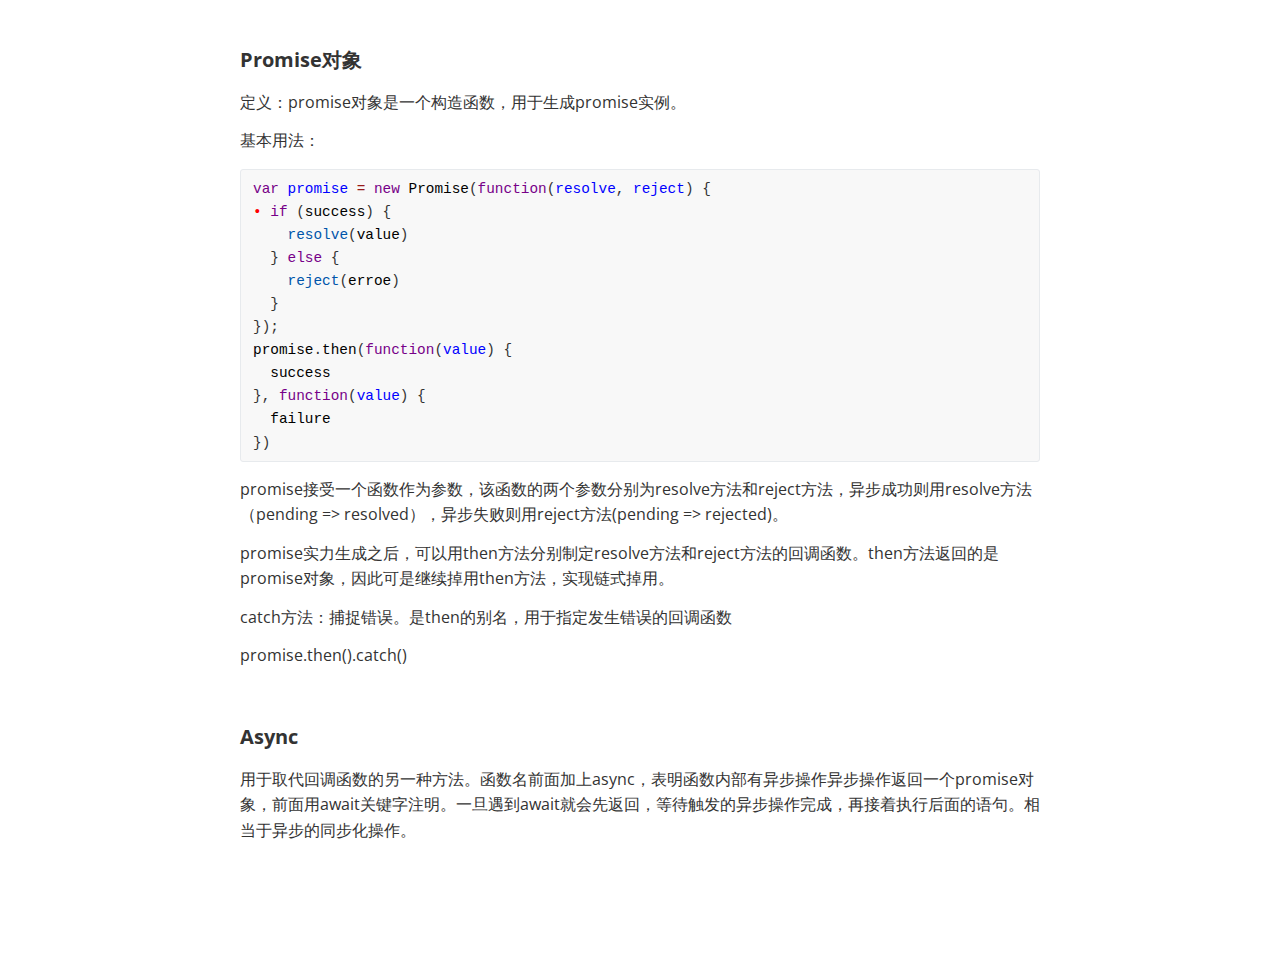
<file: pages/4Promise对象.html>
<!doctype html>
<html>
<head>
<meta charset='UTF-8'><meta name='viewport' content='width=device-width initial-scale=1'>

<link href='https://fonts.loli.net/css?family=Open+Sans:400italic,700italic,700,400&subset=latin,latin-ext' rel='stylesheet' type='text/css' /><style type='text/css'>html {overflow-x: initial !important;}:root { --bg-color: #ffffff; --text-color: #333333; --select-text-bg-color: #B5D6FC; --select-text-font-color: auto; --monospace: "Lucida Console",Consolas,"Courier",monospace; --title-bar-height: 20px; }
.mac-os-11 { --title-bar-height: 28px; }
html { font-size: 14px; background-color: var(--bg-color); color: var(--text-color); font-family: "Helvetica Neue", Helvetica, Arial, sans-serif; -webkit-font-smoothing: antialiased; }
body { margin: 0px; padding: 0px; height: auto; inset: 0px; font-size: 1rem; line-height: 1.42857143; overflow-x: hidden; background-image: inherit; background-size: inherit; background-attachment: inherit; background-origin: inherit; background-clip: inherit; background-color: inherit; tab-size: 4; background-position: inherit; background-repeat: inherit; }
iframe { margin: auto; }
a.url { word-break: break-all; }
a:active, a:hover { outline: 0px; }
.in-text-selection, ::selection { text-shadow: none; background: var(--select-text-bg-color); color: var(--select-text-font-color); }
#write { margin: 0px auto; height: auto; width: inherit; word-break: normal; word-wrap: break-word; position: relative; white-space: normal; overflow-x: visible; padding-top: 36px; }
#write.first-line-indent p { text-indent: 2em; }
#write.first-line-indent li p, #write.first-line-indent p * { text-indent: 0px; }
#write.first-line-indent li { margin-left: 2em; }
.for-image #write { padding-left: 8px; padding-right: 8px; }
body.typora-export { padding-left: 30px; padding-right: 30px; }
.typora-export .footnote-line, .typora-export li, .typora-export p { white-space: pre-wrap; }
.typora-export .task-list-item input { pointer-events: none; }
@media screen and (max-width: 500px) { 
  body.typora-export { padding-left: 0px; padding-right: 0px; }
  #write { padding-left: 20px; padding-right: 20px; }
}
#write li > figure:last-child { margin-bottom: 0.5rem; }
#write ol, #write ul { position: relative; }
img { max-width: 100%; vertical-align: middle; image-orientation: from-image; }
button, input, select, textarea { color: inherit; font-family: inherit; font-size: inherit; font-style: inherit; font-variant-caps: inherit; font-weight: inherit; font-stretch: inherit; line-height: inherit; }
input[type="checkbox"], input[type="radio"] { line-height: normal; padding: 0px; }
*, ::after, ::before { box-sizing: border-box; }
#write h1, #write h2, #write h3, #write h4, #write h5, #write h6, #write p, #write pre { width: inherit; }
#write h1, #write h2, #write h3, #write h4, #write h5, #write h6, #write p { position: relative; }
p { line-height: inherit; }
h1, h2, h3, h4, h5, h6 { break-after: avoid-page; break-inside: avoid; orphans: 4; }
p { orphans: 4; }
h1 { font-size: 2rem; }
h2 { font-size: 1.8rem; }
h3 { font-size: 1.6rem; }
h4 { font-size: 1.4rem; }
h5 { font-size: 1.2rem; }
h6 { font-size: 1rem; }
.md-math-block, .md-rawblock, h1, h2, h3, h4, h5, h6, p { margin-top: 1rem; margin-bottom: 1rem; }
.hidden { display: none; }
.md-blockmeta { color: rgb(204, 204, 204); font-weight: 700; font-style: italic; }
a { cursor: pointer; }
sup.md-footnote { padding: 2px 4px; background-color: rgba(238, 238, 238, 0.7); color: rgb(85, 85, 85); border-top-left-radius: 4px; border-top-right-radius: 4px; border-bottom-right-radius: 4px; border-bottom-left-radius: 4px; cursor: pointer; }
sup.md-footnote a, sup.md-footnote a:hover { color: inherit; text-transform: inherit; text-decoration: inherit; }
#write input[type="checkbox"] { cursor: pointer; width: inherit; height: inherit; }
figure { overflow-x: auto; margin: 1.2em 0px; max-width: calc(100% + 16px); padding: 0px; }
figure > table { margin: 0px; }
thead, tr { break-inside: avoid; break-after: auto; }
thead { display: table-header-group; }
table { border-collapse: collapse; border-spacing: 0px; width: 100%; overflow: auto; break-inside: auto; text-align: left; }
table.md-table td { min-width: 32px; }
.CodeMirror-gutters { border-right-width: 0px; background-color: inherit; }
.CodeMirror-linenumber { }
.CodeMirror { text-align: left; }
.CodeMirror-placeholder { opacity: 0.3; }
.CodeMirror pre { padding: 0px 4px; }
.CodeMirror-lines { padding: 0px; }
div.hr:focus { cursor: none; }
#write pre { white-space: pre-wrap; }
#write.fences-no-line-wrapping pre { white-space: pre; }
#write pre.ty-contain-cm { white-space: normal; }
.CodeMirror-gutters { margin-right: 4px; }
.md-fences { font-size: 0.9rem; display: block; break-inside: avoid; text-align: left; overflow: visible; white-space: pre; background-image: inherit; background-size: inherit; background-attachment: inherit; background-origin: inherit; background-clip: inherit; background-color: inherit; position: relative !important; background-position: inherit; background-repeat: inherit; }
.md-fences-adv-panel { width: 100%; margin-top: 10px; text-align: center; padding-top: 0px; padding-bottom: 8px; overflow-x: auto; }
#write .md-fences.mock-cm { white-space: pre-wrap; }
.md-fences.md-fences-with-lineno { padding-left: 0px; }
#write.fences-no-line-wrapping .md-fences.mock-cm { white-space: pre; overflow-x: auto; }
.md-fences.mock-cm.md-fences-with-lineno { padding-left: 8px; }
.CodeMirror-line, twitterwidget { break-inside: avoid; }
svg { break-inside: avoid; }
.footnotes { opacity: 0.8; font-size: 0.9rem; margin-top: 1em; margin-bottom: 1em; }
.footnotes + .footnotes { margin-top: 0px; }
.md-reset { margin: 0px; padding: 0px; border: 0px; outline: 0px; vertical-align: top; text-decoration: none; text-shadow: none; float: none; position: static; width: auto; height: auto; white-space: nowrap; cursor: inherit; line-height: normal; font-weight: 400; text-align: left; box-sizing: content-box; direction: ltr; background-position: 0px 0px; }
li div { padding-top: 0px; }
blockquote { margin: 1rem 0px; }
li .mathjax-block, li p { margin: 0.5rem 0px; }
li blockquote { margin: 1rem 0px; }
li { margin: 0px; position: relative; }
blockquote > :last-child { margin-bottom: 0px; }
blockquote > :first-child, li > :first-child { margin-top: 0px; }
.footnotes-area { color: rgb(136, 136, 136); margin-top: 0.714rem; padding-bottom: 0.143rem; white-space: normal; }
#write .footnote-line { white-space: pre-wrap; }
@media print { 
  body, html { border: 1px solid transparent; height: 99%; break-after: avoid; break-before: avoid; font-variant-ligatures: no-common-ligatures; }
  #write { margin-top: 0px; padding-top: 0px; border-color: transparent !important; padding-bottom: 0px !important; }
  .typora-export * { -webkit-print-color-adjust: exact; }
  .typora-export #write { break-after: avoid; }
  .typora-export #write::after { height: 0px; }
  .is-mac table { break-inside: avoid; }
  .typora-export-show-outline .typora-export-sidebar { display: none; }
}
.footnote-line { margin-top: 0.714em; font-size: 0.7em; }
a img, img a { cursor: pointer; }
pre.md-meta-block { font-size: 0.8rem; min-height: 0.8rem; white-space: pre-wrap; background-color: rgb(204, 204, 204); display: block; overflow-x: hidden; }
p > .md-image:only-child:not(.md-img-error) img, p > img:only-child { display: block; margin: auto; }
#write.first-line-indent p > .md-image:only-child:not(.md-img-error) img { left: -2em; position: relative; }
p > .md-image:only-child { display: inline-block; width: 100%; }
#write .MathJax_Display { margin: 0.8em 0px 0px; }
.md-math-block { width: 100%; }
.md-math-block:not(:empty)::after { display: none; }
.MathJax_ref { fill: currentcolor; }
[contenteditable="true"]:active, [contenteditable="true"]:focus, [contenteditable="false"]:active, [contenteditable="false"]:focus { outline: 0px; box-shadow: none; }
.md-task-list-item { position: relative; list-style-type: none; }
.task-list-item.md-task-list-item { padding-left: 0px; }
.md-task-list-item > input { position: absolute; top: 0px; left: 0px; margin-left: -1.2em; margin-top: calc(1em - 10px); border: none; }
.math { font-size: 1rem; }
.md-toc { min-height: 3.58rem; position: relative; font-size: 0.9rem; border-top-left-radius: 10px; border-top-right-radius: 10px; border-bottom-right-radius: 10px; border-bottom-left-radius: 10px; }
.md-toc-content { position: relative; margin-left: 0px; }
.md-toc-content::after, .md-toc::after { display: none; }
.md-toc-item { display: block; color: rgb(65, 131, 196); }
.md-toc-item a { text-decoration: none; }
.md-toc-inner:hover { text-decoration: underline; }
.md-toc-inner { display: inline-block; cursor: pointer; }
.md-toc-h1 .md-toc-inner { margin-left: 0px; font-weight: 700; }
.md-toc-h2 .md-toc-inner { margin-left: 2em; }
.md-toc-h3 .md-toc-inner { margin-left: 4em; }
.md-toc-h4 .md-toc-inner { margin-left: 6em; }
.md-toc-h5 .md-toc-inner { margin-left: 8em; }
.md-toc-h6 .md-toc-inner { margin-left: 10em; }
@media screen and (max-width: 48em) { 
  .md-toc-h3 .md-toc-inner { margin-left: 3.5em; }
  .md-toc-h4 .md-toc-inner { margin-left: 5em; }
  .md-toc-h5 .md-toc-inner { margin-left: 6.5em; }
  .md-toc-h6 .md-toc-inner { margin-left: 8em; }
}
a.md-toc-inner { font-size: inherit; font-style: inherit; font-weight: inherit; line-height: inherit; }
.footnote-line a:not(.reversefootnote) { color: inherit; }
.reversefootnote { font-family: ui-monospace, sans-serif; }
.md-attr { display: none; }
.md-fn-count::after { content: "."; }
code, pre, samp, tt { font-family: var(--monospace); }
kbd { margin: 0px 0.1em; padding: 0.1em 0.6em; font-size: 0.8em; color: rgb(36, 39, 41); background-color: rgb(255, 255, 255); border: 1px solid rgb(173, 179, 185); border-top-left-radius: 3px; border-top-right-radius: 3px; border-bottom-right-radius: 3px; border-bottom-left-radius: 3px; box-shadow: rgba(12, 13, 14, 0.2) 0px 1px 0px, rgb(255, 255, 255) 0px 0px 0px 2px inset; white-space: nowrap; vertical-align: middle; }
.md-comment { color: rgb(162, 127, 3); opacity: 0.6; font-family: var(--monospace); }
code { text-align: left; }
a.md-print-anchor { white-space: pre !important; border: none !important; display: inline-block !important; position: absolute !important; width: 1px !important; right: 0px !important; outline: 0px !important; text-shadow: initial !important; background-position: 0px 0px !important; }
.os-windows.monocolor-emoji .md-emoji { font-family: "Segoe UI Symbol", sans-serif; }
.md-diagram-panel > svg { max-width: 100%; }
[lang="flow"] svg, [lang="mermaid"] svg { max-width: 100%; height: auto; }
[lang="mermaid"] .node text { font-size: 1rem; }
table tr th { border-bottom-width: 0px; }
video { max-width: 100%; display: block; margin: 0px auto; }
iframe { max-width: 100%; width: 100%; border: none; }
.highlight td, .highlight tr { border: 0px; }
mark { background-color: rgb(255, 255, 0); color: rgb(0, 0, 0); }
.md-html-inline .md-plain, .md-html-inline strong, mark .md-inline-math, mark strong { color: inherit; }
.md-expand mark .md-meta { opacity: 0.3 !important; }
mark .md-meta { color: rgb(0, 0, 0); }
@media print { 
  .typora-export h1, .typora-export h2, .typora-export h3, .typora-export h4, .typora-export h5, .typora-export h6 { break-inside: avoid; }
}
.md-diagram-panel .messageText { stroke: none !important; }
.md-diagram-panel .start-state { fill: var(--node-fill); }
.md-diagram-panel .edgeLabel rect { opacity: 1 !important; }
.md-fences.md-fences-math { font-size: 1em; }
.md-fences-advanced:not(.md-focus) { padding: 0px; white-space: nowrap; border: 0px; }
.md-fences-advanced:not(.md-focus) { background-image: inherit; background-size: inherit; background-attachment: inherit; background-origin: inherit; background-clip: inherit; background-color: inherit; background-position: inherit; background-repeat: inherit; }
.typora-export-show-outline .typora-export-content { max-width: 1440px; margin: auto; display: flex; flex-direction: row; }
.typora-export-sidebar { width: 300px; font-size: 0.8rem; margin-top: 80px; margin-right: 18px; }
.typora-export-show-outline #write { --webkit-flex: 2; flex: 2 1 0%; }
.typora-export-sidebar .outline-content { position: fixed; top: 0px; max-height: 100%; overflow: hidden auto; padding-bottom: 30px; padding-top: 60px; width: 300px; }
@media screen and (max-width: 1024px) { 
  .typora-export-sidebar, .typora-export-sidebar .outline-content { width: 240px; }
}
@media screen and (max-width: 800px) { 
  .typora-export-sidebar { display: none; }
}
.outline-content li, .outline-content ul { margin-left: 0px; margin-right: 0px; padding-left: 0px; padding-right: 0px; list-style: none; }
.outline-content ul { margin-top: 0px; margin-bottom: 0px; }
.outline-content strong { font-weight: 400; }
.outline-expander { width: 1rem; height: 1.428571429rem; position: relative; display: table-cell; vertical-align: middle; cursor: pointer; padding-left: 4px; }
.outline-expander::before { content: ''; position: relative; font-family: Ionicons; display: inline-block; font-size: 8px; vertical-align: middle; }
.outline-item { padding-top: 3px; padding-bottom: 3px; cursor: pointer; }
.outline-expander:hover::before { content: ''; }
.outline-h1 > .outline-item { padding-left: 0px; }
.outline-h2 > .outline-item { padding-left: 1em; }
.outline-h3 > .outline-item { padding-left: 2em; }
.outline-h4 > .outline-item { padding-left: 3em; }
.outline-h5 > .outline-item { padding-left: 4em; }
.outline-h6 > .outline-item { padding-left: 5em; }
.outline-label { cursor: pointer; display: table-cell; vertical-align: middle; text-decoration: none; color: inherit; }
.outline-label:hover { text-decoration: underline; }
.outline-item:hover { border-color: rgb(245, 245, 245); background-color: var(--item-hover-bg-color); }
.outline-item:hover { margin-left: -28px; margin-right: -28px; border-left-width: 28px; border-left-style: solid; border-left-color: transparent; border-right-width: 28px; border-right-style: solid; border-right-color: transparent; }
.outline-item-single .outline-expander::before, .outline-item-single .outline-expander:hover::before { display: none; }
.outline-item-open > .outline-item > .outline-expander::before { content: ''; }
.outline-children { display: none; }
.info-panel-tab-wrapper { display: none; }
.outline-item-open > .outline-children { display: block; }
.typora-export .outline-item { padding-top: 1px; padding-bottom: 1px; }
.typora-export .outline-item:hover { margin-right: -8px; border-right-width: 8px; border-right-style: solid; border-right-color: transparent; }
.typora-export .outline-expander::before { content: "+"; font-family: inherit; top: -1px; }
.typora-export .outline-expander:hover::before, .typora-export .outline-item-open > .outline-item > .outline-expander::before { content: '−'; }
.typora-export-collapse-outline .outline-children { display: none; }
.typora-export-collapse-outline .outline-item-open > .outline-children, .typora-export-no-collapse-outline .outline-children { display: block; }
.typora-export-no-collapse-outline .outline-expander::before { content: "" !important; }
.typora-export-show-outline .outline-item-active > .outline-item .outline-label { font-weight: 700; }
.md-inline-math-container mjx-container { zoom: 0.95; }


.CodeMirror { height: auto; }
.CodeMirror.cm-s-inner { background-image: inherit; background-size: inherit; background-attachment: inherit; background-origin: inherit; background-clip: inherit; background-color: inherit; background-position: inherit; background-repeat: inherit; }
.CodeMirror-scroll { overflow: auto hidden; z-index: 3; }
.CodeMirror-gutter-filler, .CodeMirror-scrollbar-filler { background-color: rgb(255, 255, 255); }
.CodeMirror-gutters { border-right-width: 1px; border-right-style: solid; border-right-color: rgb(221, 221, 221); background-image: inherit; background-size: inherit; background-attachment: inherit; background-origin: inherit; background-clip: inherit; background-color: inherit; white-space: nowrap; background-position: inherit; background-repeat: inherit; }
.CodeMirror-linenumber { padding: 0px 3px 0px 5px; text-align: right; color: rgb(153, 153, 153); }
.cm-s-inner .cm-keyword { color: rgb(119, 0, 136); }
.cm-s-inner .cm-atom, .cm-s-inner.cm-atom { color: rgb(34, 17, 153); }
.cm-s-inner .cm-number { color: rgb(17, 102, 68); }
.cm-s-inner .cm-def { color: rgb(0, 0, 255); }
.cm-s-inner .cm-variable { color: rgb(0, 0, 0); }
.cm-s-inner .cm-variable-2 { color: rgb(0, 85, 170); }
.cm-s-inner .cm-variable-3 { color: rgb(0, 136, 85); }
.cm-s-inner .cm-string { color: rgb(170, 17, 17); }
.cm-s-inner .cm-property { color: rgb(0, 0, 0); }
.cm-s-inner .cm-operator { color: rgb(152, 26, 26); }
.cm-s-inner .cm-comment, .cm-s-inner.cm-comment { color: rgb(170, 85, 0); }
.cm-s-inner .cm-string-2 { color: rgb(255, 85, 0); }
.cm-s-inner .cm-meta { color: rgb(85, 85, 85); }
.cm-s-inner .cm-qualifier { color: rgb(85, 85, 85); }
.cm-s-inner .cm-builtin { color: rgb(51, 0, 170); }
.cm-s-inner .cm-bracket { color: rgb(153, 153, 119); }
.cm-s-inner .cm-tag { color: rgb(17, 119, 0); }
.cm-s-inner .cm-attribute { color: rgb(0, 0, 204); }
.cm-s-inner .cm-header, .cm-s-inner.cm-header { color: rgb(0, 0, 255); }
.cm-s-inner .cm-quote, .cm-s-inner.cm-quote { color: rgb(0, 153, 0); }
.cm-s-inner .cm-hr, .cm-s-inner.cm-hr { color: rgb(153, 153, 153); }
.cm-s-inner .cm-link, .cm-s-inner.cm-link { color: rgb(0, 0, 204); }
.cm-negative { color: rgb(221, 68, 68); }
.cm-positive { color: rgb(34, 153, 34); }
.cm-header, .cm-strong { font-weight: 700; }
.cm-del { text-decoration: line-through; }
.cm-em { font-style: italic; }
.cm-link { text-decoration: underline; }
.cm-error { color: red; }
.cm-invalidchar { color: red; }
.cm-constant { color: rgb(38, 139, 210); }
.cm-defined { color: rgb(181, 137, 0); }
div.CodeMirror span.CodeMirror-matchingbracket { color: rgb(0, 255, 0); }
div.CodeMirror span.CodeMirror-nonmatchingbracket { color: rgb(255, 34, 34); }
.cm-s-inner .CodeMirror-activeline-background { background-image: inherit; background-size: inherit; background-attachment: inherit; background-origin: inherit; background-clip: inherit; background-color: inherit; background-position: inherit; background-repeat: inherit; }
.CodeMirror { position: relative; overflow: hidden; }
.CodeMirror-scroll { height: 100%; outline: 0px; position: relative; box-sizing: content-box; background-image: inherit; background-size: inherit; background-attachment: inherit; background-origin: inherit; background-clip: inherit; background-color: inherit; background-position: inherit; background-repeat: inherit; }
.CodeMirror-sizer { position: relative; }
.CodeMirror-gutter-filler, .CodeMirror-hscrollbar, .CodeMirror-scrollbar-filler, .CodeMirror-vscrollbar { position: absolute; z-index: 6; display: none; outline: 0px; }
.CodeMirror-vscrollbar { right: 0px; top: 0px; overflow: hidden; }
.CodeMirror-hscrollbar { bottom: 0px; left: 0px; overflow: auto hidden; }
.CodeMirror-scrollbar-filler { right: 0px; bottom: 0px; }
.CodeMirror-gutter-filler { left: 0px; bottom: 0px; }
.CodeMirror-gutters { position: absolute; left: 0px; top: 0px; padding-bottom: 10px; z-index: 3; overflow-y: hidden; }
.CodeMirror-gutter { white-space: normal; height: 100%; box-sizing: content-box; padding-bottom: 30px; margin-bottom: -32px; display: inline-block; }
.CodeMirror-gutter-wrapper { position: absolute; z-index: 4; border: none !important; background-position: 0px 0px !important; }
.CodeMirror-gutter-background { position: absolute; top: 0px; bottom: 0px; z-index: 4; }
.CodeMirror-gutter-elt { position: absolute; cursor: default; z-index: 4; }
.CodeMirror-lines { cursor: text; }
.CodeMirror pre { border-top-left-radius: 0px; border-top-right-radius: 0px; border-bottom-right-radius: 0px; border-bottom-left-radius: 0px; border-width: 0px; font-family: inherit; font-size: inherit; margin: 0px; white-space: pre; word-wrap: normal; color: inherit; z-index: 2; position: relative; overflow: visible; background-position: 0px 0px; }
.CodeMirror-wrap pre { word-wrap: break-word; white-space: pre-wrap; word-break: normal; }
.CodeMirror-code pre { border-right-width: 30px; border-right-style: solid; border-right-color: transparent; width: fit-content; }
.CodeMirror-wrap .CodeMirror-code pre { border-right-style: none; width: auto; }
.CodeMirror-linebackground { position: absolute; inset: 0px; z-index: 0; }
.CodeMirror-linewidget { position: relative; z-index: 2; overflow: auto; }
.CodeMirror-wrap .CodeMirror-scroll { overflow-x: hidden; }
.CodeMirror-measure { position: absolute; width: 100%; height: 0px; overflow: hidden; visibility: hidden; }
.CodeMirror-measure pre { position: static; }
.CodeMirror div.CodeMirror-cursor { position: absolute; visibility: hidden; border-right-style: none; width: 0px; }
.CodeMirror div.CodeMirror-cursor { visibility: hidden; }
.CodeMirror-focused div.CodeMirror-cursor { visibility: inherit; }
.cm-searching { background-color: rgba(255, 255, 0, 0.4); }
span.cm-underlined { text-decoration: underline; }
span.cm-strikethrough { text-decoration: line-through; }
.cm-tw-syntaxerror { color: rgb(255, 255, 255); background-color: rgb(153, 0, 0); }
.cm-tw-deleted { text-decoration: line-through; }
.cm-tw-header5 { font-weight: 700; }
.cm-tw-listitem:first-child { padding-left: 10px; }
.cm-tw-box { border-style: solid; border-right-width: 1px; border-bottom-width: 1px; border-left-width: 1px; border-color: inherit; border-top-width: 0px !important; }
.cm-tw-underline { text-decoration: underline; }
@media print { 
  .CodeMirror div.CodeMirror-cursor { visibility: hidden; }
}


:root {
    --side-bar-bg-color: #fafafa;
    --control-text-color: #777;
}

@include-when-export url(https://fonts.loli.net/css?family=Open+Sans:400italic,700italic,700,400&subset=latin,latin-ext);

/* open-sans-regular - latin-ext_latin */
  /* open-sans-italic - latin-ext_latin */
    /* open-sans-700 - latin-ext_latin */
    /* open-sans-700italic - latin-ext_latin */
  html {
    font-size: 16px;
    -webkit-font-smoothing: antialiased;
}

body {
    font-family: "Open Sans","Clear Sans", "Helvetica Neue", Helvetica, Arial, 'Segoe UI Emoji', sans-serif;
    color: rgb(51, 51, 51);
    line-height: 1.6;
}

#write {
    max-width: 860px;
  	margin: 0 auto;
  	padding: 30px;
    padding-bottom: 100px;
}

@media only screen and (min-width: 1400px) {
	#write {
		max-width: 1024px;
	}
}

@media only screen and (min-width: 1800px) {
	#write {
		max-width: 1200px;
	}
}

#write > ul:first-child,
#write > ol:first-child{
    margin-top: 30px;
}

a {
    color: #4183C4;
}
h1,
h2,
h3,
h4,
h5,
h6 {
    position: relative;
    margin-top: 1rem;
    margin-bottom: 1rem;
    font-weight: bold;
    line-height: 1.4;
    cursor: text;
}
h1:hover a.anchor,
h2:hover a.anchor,
h3:hover a.anchor,
h4:hover a.anchor,
h5:hover a.anchor,
h6:hover a.anchor {
    text-decoration: none;
}
h1 tt,
h1 code {
    font-size: inherit;
}
h2 tt,
h2 code {
    font-size: inherit;
}
h3 tt,
h3 code {
    font-size: inherit;
}
h4 tt,
h4 code {
    font-size: inherit;
}
h5 tt,
h5 code {
    font-size: inherit;
}
h6 tt,
h6 code {
    font-size: inherit;
}
h1 {
    font-size: 2.25em;
    line-height: 1.2;
    border-bottom: 1px solid #eee;
}
h2 {
    font-size: 1.75em;
    line-height: 1.225;
    border-bottom: 1px solid #eee;
}

/*@media print {
    .typora-export h1,
    .typora-export h2 {
        border-bottom: none;
        padding-bottom: initial;
    }

    .typora-export h1::after,
    .typora-export h2::after {
        content: "";
        display: block;
        height: 100px;
        margin-top: -96px;
        border-top: 1px solid #eee;
    }
}*/

h3 {
    font-size: 1.5em;
    line-height: 1.43;
}
h4 {
    font-size: 1.25em;
}
h5 {
    font-size: 1em;
}
h6 {
   font-size: 1em;
    color: #777;
}
p,
blockquote,
ul,
ol,
dl,
table{
    margin: 0.8em 0;
}
li>ol,
li>ul {
    margin: 0 0;
}
hr {
    height: 2px;
    padding: 0;
    margin: 16px 0;
    background-color: #e7e7e7;
    border: 0 none;
    overflow: hidden;
    box-sizing: content-box;
}

li p.first {
    display: inline-block;
}
ul,
ol {
    padding-left: 30px;
}
ul:first-child,
ol:first-child {
    margin-top: 0;
}
ul:last-child,
ol:last-child {
    margin-bottom: 0;
}
blockquote {
    border-left: 4px solid #dfe2e5;
    padding: 0 15px;
    color: #777777;
}
blockquote blockquote {
    padding-right: 0;
}
table {
    padding: 0;
    word-break: initial;
}
table tr {
    border: 1px solid #dfe2e5;
    margin: 0;
    padding: 0;
}
table tr:nth-child(2n),
thead {
    background-color: #f8f8f8;
}
table th {
    font-weight: bold;
    border: 1px solid #dfe2e5;
    border-bottom: 0;
    margin: 0;
    padding: 6px 13px;
}
table td {
    border: 1px solid #dfe2e5;
    margin: 0;
    padding: 6px 13px;
}
table th:first-child,
table td:first-child {
    margin-top: 0;
}
table th:last-child,
table td:last-child {
    margin-bottom: 0;
}

.CodeMirror-lines {
    padding-left: 4px;
}

.code-tooltip {
    box-shadow: 0 1px 1px 0 rgba(0,28,36,.3);
    border-top: 1px solid #eef2f2;
}

.md-fences,
code,
tt {
    border: 1px solid #e7eaed;
    background-color: #f8f8f8;
    border-radius: 3px;
    padding: 0;
    padding: 2px 4px 0px 4px;
    font-size: 0.9em;
}

code {
    background-color: #f3f4f4;
    padding: 0 2px 0 2px;
}

.md-fences {
    margin-bottom: 15px;
    margin-top: 15px;
    padding-top: 8px;
    padding-bottom: 6px;
}


.md-task-list-item > input {
  margin-left: -1.3em;
}

@media print {
    html {
        font-size: 13px;
    }
    pre {
        page-break-inside: avoid;
        word-wrap: break-word;
    }
}

.md-fences {
	background-color: #f8f8f8;
}
#write pre.md-meta-block {
	padding: 1rem;
    font-size: 85%;
    line-height: 1.45;
    background-color: #f7f7f7;
    border: 0;
    border-radius: 3px;
    color: #777777;
    margin-top: 0 !important;
}

.mathjax-block>.code-tooltip {
	bottom: .375rem;
}

.md-mathjax-midline {
    background: #fafafa;
}

#write>h3.md-focus:before{
	left: -1.5625rem;
	top: .375rem;
}
#write>h4.md-focus:before{
	left: -1.5625rem;
	top: .285714286rem;
}
#write>h5.md-focus:before{
	left: -1.5625rem;
	top: .285714286rem;
}
#write>h6.md-focus:before{
	left: -1.5625rem;
	top: .285714286rem;
}
.md-image>.md-meta {
    /*border: 1px solid #ddd;*/
    border-radius: 3px;
    padding: 2px 0px 0px 4px;
    font-size: 0.9em;
    color: inherit;
}

.md-tag {
    color: #a7a7a7;
    opacity: 1;
}

.md-toc { 
    margin-top:20px;
    padding-bottom:20px;
}

.sidebar-tabs {
    border-bottom: none;
}

#typora-quick-open {
    border: 1px solid #ddd;
    background-color: #f8f8f8;
}

#typora-quick-open-item {
    background-color: #FAFAFA;
    border-color: #FEFEFE #e5e5e5 #e5e5e5 #eee;
    border-style: solid;
    border-width: 1px;
}

/** focus mode */
.on-focus-mode blockquote {
    border-left-color: rgba(85, 85, 85, 0.12);
}

header, .context-menu, .megamenu-content, footer{
    font-family: "Segoe UI", "Arial", sans-serif;
}

.file-node-content:hover .file-node-icon,
.file-node-content:hover .file-node-open-state{
    visibility: visible;
}

.mac-seamless-mode #typora-sidebar {
    background-color: #fafafa;
    background-color: var(--side-bar-bg-color);
}

.md-lang {
    color: #b4654d;
}

/*.html-for-mac {
    --item-hover-bg-color: #E6F0FE;
}*/

#md-notification .btn {
    border: 0;
}

.dropdown-menu .divider {
    border-color: #e5e5e5;
    opacity: 0.4;
}

.ty-preferences .window-content {
    background-color: #fafafa;
}

.ty-preferences .nav-group-item.active {
    color: white;
    background: #999;
}

.menu-item-container a.menu-style-btn {
    background-color: #f5f8fa;
    background-image: linear-gradient( 180deg , hsla(0, 0%, 100%, 0.8), hsla(0, 0%, 100%, 0)); 
}


 @media print { @page {margin: 0 0 0 0;} body.typora-export {padding-left: 0; padding-right: 0;} #write {padding:0;}}
</style><title>4Promise对象</title>
</head>
<body class='typora-export'><div class='typora-export-content'>
<div id='write'  class=''><h4 id='promise对象'><span>Promise对象</span></h4><p><span>定义：promise对象是一个构造函数，用于生成promise实例。</span></p><p><span>基本用法：</span></p><pre class="md-fences md-end-block ty-contain-cm modeLoaded" spellcheck="false" lang="javascript"><div class="CodeMirror cm-s-inner cm-s-null-scroll CodeMirror-wrap" lang="javascript"><div style="overflow: hidden; position: relative; width: 3px; height: 0px; top: 9px; left: 8px;"><textarea autocorrect="off" autocapitalize="off" spellcheck="false" tabindex="0" style="position: absolute; bottom: -1em; padding: 0px; width: 1000px; height: 1em; outline: none;"></textarea></div><div class="CodeMirror-scrollbar-filler" cm-not-content="true"></div><div class="CodeMirror-gutter-filler" cm-not-content="true"></div><div class="CodeMirror-scroll" tabindex="-1"><div class="CodeMirror-sizer" style="margin-left: 0px; margin-bottom: 0px; border-right-width: 0px; padding-right: 0px; padding-bottom: 0px;"><div style="position: relative; top: 0px;"><div class="CodeMirror-lines" role="presentation"><div role="presentation" style="position: relative; outline: none;"><div class="CodeMirror-measure"><pre><span>xxxxxxxxxx</span></pre></div><div class="CodeMirror-measure"></div><div style="position: relative; z-index: 1;"></div><div class="CodeMirror-code" role="presentation" style=""><div class="CodeMirror-activeline" style="position: relative;"><div class="CodeMirror-activeline-background CodeMirror-linebackground"></div><div class="CodeMirror-gutter-background CodeMirror-activeline-gutter" style="left: 0px; width: 0px;"></div><pre class=" CodeMirror-line " role="presentation"><span role="presentation" style="padding-right: 0.1px;"><span class="cm-keyword">var</span> <span class="cm-def">promise</span> <span class="cm-operator">=</span> <span class="cm-keyword">new</span> <span class="cm-variable">Promise</span>(<span class="cm-keyword">function</span>(<span class="cm-def">resolve</span>, <span class="cm-def">reject</span>) {</span></pre></div><div class="" style="position: relative;"><pre class=" CodeMirror-line " role="presentation"><span role="presentation" style="padding-right: 0.1px;"><span class="cm-variable"><span class="cm-invalidchar" title="\u200b" aria-label="\u200b" cm-text="​">•</span></span><span class="cm-tab" role="presentation" cm-text="	"> </span><span class="cm-keyword">if</span> (<span class="cm-variable">success</span>) {</span></pre></div><div class="" style="position: relative;"><pre class=" CodeMirror-line " role="presentation"><span role="presentation" style="padding-right: 0.1px;"><span class="cm-tab" role="presentation" cm-text="	">  </span><span class="cm-tab" role="presentation" cm-text="	">  </span><span class="cm-variable-2">resolve</span>(<span class="cm-variable">value</span>)</span></pre></div><div class="" style="position: relative;"><pre class=" CodeMirror-line " role="presentation"><span role="presentation" style="padding-right: 0.1px;"><span class="cm-tab" role="presentation" cm-text="	">  </span>} <span class="cm-keyword">else</span> {</span></pre></div><div class="" style="position: relative;"><pre class=" CodeMirror-line " role="presentation"><span role="presentation" style="padding-right: 0.1px;"> &nbsp; &nbsp;<span class="cm-variable-2">reject</span>(<span class="cm-variable">erroe</span>)</span></pre></div><div class="" style="position: relative;"><pre class=" CodeMirror-line " role="presentation"><span role="presentation" style="padding-right: 0.1px;">  }</span></pre></div><pre class=" CodeMirror-line " role="presentation"><span role="presentation" style="padding-right: 0.1px;">});</span></pre><div class="" style="position: relative;"><pre class=" CodeMirror-line " role="presentation"><span role="presentation" style="padding-right: 0.1px;"><span class="cm-variable">promise</span>.<span class="cm-property">then</span>(<span class="cm-keyword">function</span>(<span class="cm-def">value</span>) {</span></pre></div><div class="" style="position: relative;"><pre class=" CodeMirror-line " role="presentation"><span role="presentation" style="padding-right: 0.1px;"> &nbsp;<span class="cm-variable">success</span></span></pre></div><div class="" style="position: relative;"><pre class=" CodeMirror-line " role="presentation"><span role="presentation" style="padding-right: 0.1px;">}, <span class="cm-keyword">function</span>(<span class="cm-def">value</span>) {</span></pre></div><div class="" style="position: relative;"><pre class=" CodeMirror-line " role="presentation"><span role="presentation" style="padding-right: 0.1px;"> &nbsp;<span class="cm-variable">failure</span></span></pre></div><pre class=" CodeMirror-line " role="presentation"><span role="presentation" style="padding-right: 0.1px;">})</span></pre></div></div></div></div></div><div style="position: absolute; height: 0px; width: 1px; border-bottom-width: 0px; border-bottom-style: solid; border-bottom-color: transparent; top: 264px;"></div><div class="CodeMirror-gutters" style="display: none; height: 264px;"></div></div></div></pre><p><span>promise接受一个函数作为参数，该函数的两个参数分别为resolve方法和reject方法，异步成功则用resolve方法（pending =&gt; resolved），异步失败则用reject方法(pending =&gt; rejected)。</span></p><p><span>promise实力生成之后，可以用then方法分别制定resolve方法和reject方法的回调函数。then方法返回的是promise对象，因此可是继续掉用then方法，实现链式掉用。</span></p><p><span>catch方法：捕捉错误。是then的别名，用于指定发生错误的回调函数</span></p><p><span>promise.then().catch()</span></p><p>&nbsp;</p><h4 id='async'><span>Async</span></h4><p><span>用于取代回调函数的另一种方法。函数名前面加上async，表明函数内部有异步操作异步操作返回一个promise对象，前面用await关键字注明。一旦遇到await就会先返回，等待触发的异步操作完成，再接着执行后面的语句。相当于异步的同步化操作。</span></p></div></div>
</body>
</html>
</file>
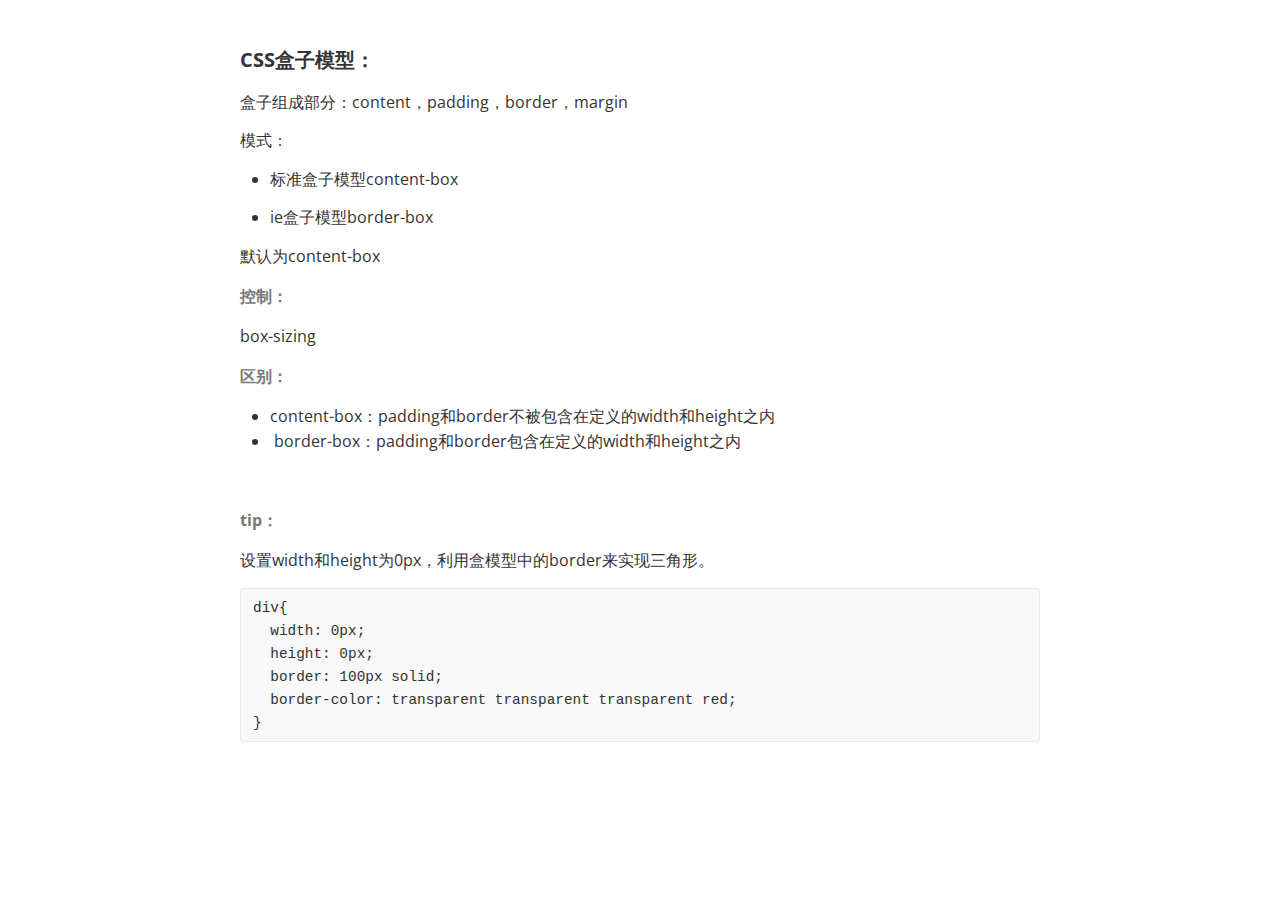
<file: pages/6CSS盒模型.html>
<!doctype html>
<html>
<head>
<meta charset='UTF-8'><meta name='viewport' content='width=device-width initial-scale=1'>

<link href='https://fonts.loli.net/css?family=Open+Sans:400italic,700italic,700,400&subset=latin,latin-ext' rel='stylesheet' type='text/css' /><style type='text/css'>html {overflow-x: initial !important;}:root { --bg-color: #ffffff; --text-color: #333333; --select-text-bg-color: #B5D6FC; --select-text-font-color: auto; --monospace: "Lucida Console",Consolas,"Courier",monospace; --title-bar-height: 20px; }
.mac-os-11 { --title-bar-height: 28px; }
html { font-size: 14px; background-color: var(--bg-color); color: var(--text-color); font-family: "Helvetica Neue", Helvetica, Arial, sans-serif; -webkit-font-smoothing: antialiased; }
body { margin: 0px; padding: 0px; height: auto; inset: 0px; font-size: 1rem; line-height: 1.42857143; overflow-x: hidden; background-image: inherit; background-size: inherit; background-attachment: inherit; background-origin: inherit; background-clip: inherit; background-color: inherit; tab-size: 4; background-position: inherit; background-repeat: inherit; }
iframe { margin: auto; }
a.url { word-break: break-all; }
a:active, a:hover { outline: 0px; }
.in-text-selection, ::selection { text-shadow: none; background: var(--select-text-bg-color); color: var(--select-text-font-color); }
#write { margin: 0px auto; height: auto; width: inherit; word-break: normal; word-wrap: break-word; position: relative; white-space: normal; overflow-x: visible; padding-top: 36px; }
#write.first-line-indent p { text-indent: 2em; }
#write.first-line-indent li p, #write.first-line-indent p * { text-indent: 0px; }
#write.first-line-indent li { margin-left: 2em; }
.for-image #write { padding-left: 8px; padding-right: 8px; }
body.typora-export { padding-left: 30px; padding-right: 30px; }
.typora-export .footnote-line, .typora-export li, .typora-export p { white-space: pre-wrap; }
.typora-export .task-list-item input { pointer-events: none; }
@media screen and (max-width: 500px) { 
  body.typora-export { padding-left: 0px; padding-right: 0px; }
  #write { padding-left: 20px; padding-right: 20px; }
}
#write li > figure:last-child { margin-bottom: 0.5rem; }
#write ol, #write ul { position: relative; }
img { max-width: 100%; vertical-align: middle; image-orientation: from-image; }
button, input, select, textarea { color: inherit; font-family: inherit; font-size: inherit; font-style: inherit; font-variant-caps: inherit; font-weight: inherit; font-stretch: inherit; line-height: inherit; }
input[type="checkbox"], input[type="radio"] { line-height: normal; padding: 0px; }
*, ::after, ::before { box-sizing: border-box; }
#write h1, #write h2, #write h3, #write h4, #write h5, #write h6, #write p, #write pre { width: inherit; }
#write h1, #write h2, #write h3, #write h4, #write h5, #write h6, #write p { position: relative; }
p { line-height: inherit; }
h1, h2, h3, h4, h5, h6 { break-after: avoid-page; break-inside: avoid; orphans: 4; }
p { orphans: 4; }
h1 { font-size: 2rem; }
h2 { font-size: 1.8rem; }
h3 { font-size: 1.6rem; }
h4 { font-size: 1.4rem; }
h5 { font-size: 1.2rem; }
h6 { font-size: 1rem; }
.md-math-block, .md-rawblock, h1, h2, h3, h4, h5, h6, p { margin-top: 1rem; margin-bottom: 1rem; }
.hidden { display: none; }
.md-blockmeta { color: rgb(204, 204, 204); font-weight: 700; font-style: italic; }
a { cursor: pointer; }
sup.md-footnote { padding: 2px 4px; background-color: rgba(238, 238, 238, 0.7); color: rgb(85, 85, 85); border-top-left-radius: 4px; border-top-right-radius: 4px; border-bottom-right-radius: 4px; border-bottom-left-radius: 4px; cursor: pointer; }
sup.md-footnote a, sup.md-footnote a:hover { color: inherit; text-transform: inherit; text-decoration: inherit; }
#write input[type="checkbox"] { cursor: pointer; width: inherit; height: inherit; }
figure { overflow-x: auto; margin: 1.2em 0px; max-width: calc(100% + 16px); padding: 0px; }
figure > table { margin: 0px; }
thead, tr { break-inside: avoid; break-after: auto; }
thead { display: table-header-group; }
table { border-collapse: collapse; border-spacing: 0px; width: 100%; overflow: auto; break-inside: auto; text-align: left; }
table.md-table td { min-width: 32px; }
.CodeMirror-gutters { border-right-width: 0px; background-color: inherit; }
.CodeMirror-linenumber { }
.CodeMirror { text-align: left; }
.CodeMirror-placeholder { opacity: 0.3; }
.CodeMirror pre { padding: 0px 4px; }
.CodeMirror-lines { padding: 0px; }
div.hr:focus { cursor: none; }
#write pre { white-space: pre-wrap; }
#write.fences-no-line-wrapping pre { white-space: pre; }
#write pre.ty-contain-cm { white-space: normal; }
.CodeMirror-gutters { margin-right: 4px; }
.md-fences { font-size: 0.9rem; display: block; break-inside: avoid; text-align: left; overflow: visible; white-space: pre; background-image: inherit; background-size: inherit; background-attachment: inherit; background-origin: inherit; background-clip: inherit; background-color: inherit; position: relative !important; background-position: inherit; background-repeat: inherit; }
.md-fences-adv-panel { width: 100%; margin-top: 10px; text-align: center; padding-top: 0px; padding-bottom: 8px; overflow-x: auto; }
#write .md-fences.mock-cm { white-space: pre-wrap; }
.md-fences.md-fences-with-lineno { padding-left: 0px; }
#write.fences-no-line-wrapping .md-fences.mock-cm { white-space: pre; overflow-x: auto; }
.md-fences.mock-cm.md-fences-with-lineno { padding-left: 8px; }
.CodeMirror-line, twitterwidget { break-inside: avoid; }
svg { break-inside: avoid; }
.footnotes { opacity: 0.8; font-size: 0.9rem; margin-top: 1em; margin-bottom: 1em; }
.footnotes + .footnotes { margin-top: 0px; }
.md-reset { margin: 0px; padding: 0px; border: 0px; outline: 0px; vertical-align: top; text-decoration: none; text-shadow: none; float: none; position: static; width: auto; height: auto; white-space: nowrap; cursor: inherit; line-height: normal; font-weight: 400; text-align: left; box-sizing: content-box; direction: ltr; background-position: 0px 0px; }
li div { padding-top: 0px; }
blockquote { margin: 1rem 0px; }
li .mathjax-block, li p { margin: 0.5rem 0px; }
li blockquote { margin: 1rem 0px; }
li { margin: 0px; position: relative; }
blockquote > :last-child { margin-bottom: 0px; }
blockquote > :first-child, li > :first-child { margin-top: 0px; }
.footnotes-area { color: rgb(136, 136, 136); margin-top: 0.714rem; padding-bottom: 0.143rem; white-space: normal; }
#write .footnote-line { white-space: pre-wrap; }
@media print { 
  body, html { border: 1px solid transparent; height: 99%; break-after: avoid; break-before: avoid; font-variant-ligatures: no-common-ligatures; }
  #write { margin-top: 0px; padding-top: 0px; border-color: transparent !important; padding-bottom: 0px !important; }
  .typora-export * { -webkit-print-color-adjust: exact; }
  .typora-export #write { break-after: avoid; }
  .typora-export #write::after { height: 0px; }
  .is-mac table { break-inside: avoid; }
  .typora-export-show-outline .typora-export-sidebar { display: none; }
}
.footnote-line { margin-top: 0.714em; font-size: 0.7em; }
a img, img a { cursor: pointer; }
pre.md-meta-block { font-size: 0.8rem; min-height: 0.8rem; white-space: pre-wrap; background-color: rgb(204, 204, 204); display: block; overflow-x: hidden; }
p > .md-image:only-child:not(.md-img-error) img, p > img:only-child { display: block; margin: auto; }
#write.first-line-indent p > .md-image:only-child:not(.md-img-error) img { left: -2em; position: relative; }
p > .md-image:only-child { display: inline-block; width: 100%; }
#write .MathJax_Display { margin: 0.8em 0px 0px; }
.md-math-block { width: 100%; }
.md-math-block:not(:empty)::after { display: none; }
.MathJax_ref { fill: currentcolor; }
[contenteditable="true"]:active, [contenteditable="true"]:focus, [contenteditable="false"]:active, [contenteditable="false"]:focus { outline: 0px; box-shadow: none; }
.md-task-list-item { position: relative; list-style-type: none; }
.task-list-item.md-task-list-item { padding-left: 0px; }
.md-task-list-item > input { position: absolute; top: 0px; left: 0px; margin-left: -1.2em; margin-top: calc(1em - 10px); border: none; }
.math { font-size: 1rem; }
.md-toc { min-height: 3.58rem; position: relative; font-size: 0.9rem; border-top-left-radius: 10px; border-top-right-radius: 10px; border-bottom-right-radius: 10px; border-bottom-left-radius: 10px; }
.md-toc-content { position: relative; margin-left: 0px; }
.md-toc-content::after, .md-toc::after { display: none; }
.md-toc-item { display: block; color: rgb(65, 131, 196); }
.md-toc-item a { text-decoration: none; }
.md-toc-inner:hover { text-decoration: underline; }
.md-toc-inner { display: inline-block; cursor: pointer; }
.md-toc-h1 .md-toc-inner { margin-left: 0px; font-weight: 700; }
.md-toc-h2 .md-toc-inner { margin-left: 2em; }
.md-toc-h3 .md-toc-inner { margin-left: 4em; }
.md-toc-h4 .md-toc-inner { margin-left: 6em; }
.md-toc-h5 .md-toc-inner { margin-left: 8em; }
.md-toc-h6 .md-toc-inner { margin-left: 10em; }
@media screen and (max-width: 48em) { 
  .md-toc-h3 .md-toc-inner { margin-left: 3.5em; }
  .md-toc-h4 .md-toc-inner { margin-left: 5em; }
  .md-toc-h5 .md-toc-inner { margin-left: 6.5em; }
  .md-toc-h6 .md-toc-inner { margin-left: 8em; }
}
a.md-toc-inner { font-size: inherit; font-style: inherit; font-weight: inherit; line-height: inherit; }
.footnote-line a:not(.reversefootnote) { color: inherit; }
.reversefootnote { font-family: ui-monospace, sans-serif; }
.md-attr { display: none; }
.md-fn-count::after { content: "."; }
code, pre, samp, tt { font-family: var(--monospace); }
kbd { margin: 0px 0.1em; padding: 0.1em 0.6em; font-size: 0.8em; color: rgb(36, 39, 41); background-color: rgb(255, 255, 255); border: 1px solid rgb(173, 179, 185); border-top-left-radius: 3px; border-top-right-radius: 3px; border-bottom-right-radius: 3px; border-bottom-left-radius: 3px; box-shadow: rgba(12, 13, 14, 0.2) 0px 1px 0px, rgb(255, 255, 255) 0px 0px 0px 2px inset; white-space: nowrap; vertical-align: middle; }
.md-comment { color: rgb(162, 127, 3); opacity: 0.6; font-family: var(--monospace); }
code { text-align: left; }
a.md-print-anchor { white-space: pre !important; border: none !important; display: inline-block !important; position: absolute !important; width: 1px !important; right: 0px !important; outline: 0px !important; text-shadow: initial !important; background-position: 0px 0px !important; }
.os-windows.monocolor-emoji .md-emoji { font-family: "Segoe UI Symbol", sans-serif; }
.md-diagram-panel > svg { max-width: 100%; }
[lang="flow"] svg, [lang="mermaid"] svg { max-width: 100%; height: auto; }
[lang="mermaid"] .node text { font-size: 1rem; }
table tr th { border-bottom-width: 0px; }
video { max-width: 100%; display: block; margin: 0px auto; }
iframe { max-width: 100%; width: 100%; border: none; }
.highlight td, .highlight tr { border: 0px; }
mark { background-color: rgb(255, 255, 0); color: rgb(0, 0, 0); }
.md-html-inline .md-plain, .md-html-inline strong, mark .md-inline-math, mark strong { color: inherit; }
.md-expand mark .md-meta { opacity: 0.3 !important; }
mark .md-meta { color: rgb(0, 0, 0); }
@media print { 
  .typora-export h1, .typora-export h2, .typora-export h3, .typora-export h4, .typora-export h5, .typora-export h6 { break-inside: avoid; }
}
.md-diagram-panel .messageText { stroke: none !important; }
.md-diagram-panel .start-state { fill: var(--node-fill); }
.md-diagram-panel .edgeLabel rect { opacity: 1 !important; }
.md-fences.md-fences-math { font-size: 1em; }
.md-fences-advanced:not(.md-focus) { padding: 0px; white-space: nowrap; border: 0px; }
.md-fences-advanced:not(.md-focus) { background-image: inherit; background-size: inherit; background-attachment: inherit; background-origin: inherit; background-clip: inherit; background-color: inherit; background-position: inherit; background-repeat: inherit; }
.typora-export-show-outline .typora-export-content { max-width: 1440px; margin: auto; display: flex; flex-direction: row; }
.typora-export-sidebar { width: 300px; font-size: 0.8rem; margin-top: 80px; margin-right: 18px; }
.typora-export-show-outline #write { --webkit-flex: 2; flex: 2 1 0%; }
.typora-export-sidebar .outline-content { position: fixed; top: 0px; max-height: 100%; overflow: hidden auto; padding-bottom: 30px; padding-top: 60px; width: 300px; }
@media screen and (max-width: 1024px) { 
  .typora-export-sidebar, .typora-export-sidebar .outline-content { width: 240px; }
}
@media screen and (max-width: 800px) { 
  .typora-export-sidebar { display: none; }
}
.outline-content li, .outline-content ul { margin-left: 0px; margin-right: 0px; padding-left: 0px; padding-right: 0px; list-style: none; }
.outline-content ul { margin-top: 0px; margin-bottom: 0px; }
.outline-content strong { font-weight: 400; }
.outline-expander { width: 1rem; height: 1.428571429rem; position: relative; display: table-cell; vertical-align: middle; cursor: pointer; padding-left: 4px; }
.outline-expander::before { content: ''; position: relative; font-family: Ionicons; display: inline-block; font-size: 8px; vertical-align: middle; }
.outline-item { padding-top: 3px; padding-bottom: 3px; cursor: pointer; }
.outline-expander:hover::before { content: ''; }
.outline-h1 > .outline-item { padding-left: 0px; }
.outline-h2 > .outline-item { padding-left: 1em; }
.outline-h3 > .outline-item { padding-left: 2em; }
.outline-h4 > .outline-item { padding-left: 3em; }
.outline-h5 > .outline-item { padding-left: 4em; }
.outline-h6 > .outline-item { padding-left: 5em; }
.outline-label { cursor: pointer; display: table-cell; vertical-align: middle; text-decoration: none; color: inherit; }
.outline-label:hover { text-decoration: underline; }
.outline-item:hover { border-color: rgb(245, 245, 245); background-color: var(--item-hover-bg-color); }
.outline-item:hover { margin-left: -28px; margin-right: -28px; border-left-width: 28px; border-left-style: solid; border-left-color: transparent; border-right-width: 28px; border-right-style: solid; border-right-color: transparent; }
.outline-item-single .outline-expander::before, .outline-item-single .outline-expander:hover::before { display: none; }
.outline-item-open > .outline-item > .outline-expander::before { content: ''; }
.outline-children { display: none; }
.info-panel-tab-wrapper { display: none; }
.outline-item-open > .outline-children { display: block; }
.typora-export .outline-item { padding-top: 1px; padding-bottom: 1px; }
.typora-export .outline-item:hover { margin-right: -8px; border-right-width: 8px; border-right-style: solid; border-right-color: transparent; }
.typora-export .outline-expander::before { content: "+"; font-family: inherit; top: -1px; }
.typora-export .outline-expander:hover::before, .typora-export .outline-item-open > .outline-item > .outline-expander::before { content: '−'; }
.typora-export-collapse-outline .outline-children { display: none; }
.typora-export-collapse-outline .outline-item-open > .outline-children, .typora-export-no-collapse-outline .outline-children { display: block; }
.typora-export-no-collapse-outline .outline-expander::before { content: "" !important; }
.typora-export-show-outline .outline-item-active > .outline-item .outline-label { font-weight: 700; }
.md-inline-math-container mjx-container { zoom: 0.95; }


.CodeMirror { height: auto; }
.CodeMirror.cm-s-inner { background-image: inherit; background-size: inherit; background-attachment: inherit; background-origin: inherit; background-clip: inherit; background-color: inherit; background-position: inherit; background-repeat: inherit; }
.CodeMirror-scroll { overflow: auto hidden; z-index: 3; }
.CodeMirror-gutter-filler, .CodeMirror-scrollbar-filler { background-color: rgb(255, 255, 255); }
.CodeMirror-gutters { border-right-width: 1px; border-right-style: solid; border-right-color: rgb(221, 221, 221); background-image: inherit; background-size: inherit; background-attachment: inherit; background-origin: inherit; background-clip: inherit; background-color: inherit; white-space: nowrap; background-position: inherit; background-repeat: inherit; }
.CodeMirror-linenumber { padding: 0px 3px 0px 5px; text-align: right; color: rgb(153, 153, 153); }
.cm-s-inner .cm-keyword { color: rgb(119, 0, 136); }
.cm-s-inner .cm-atom, .cm-s-inner.cm-atom { color: rgb(34, 17, 153); }
.cm-s-inner .cm-number { color: rgb(17, 102, 68); }
.cm-s-inner .cm-def { color: rgb(0, 0, 255); }
.cm-s-inner .cm-variable { color: rgb(0, 0, 0); }
.cm-s-inner .cm-variable-2 { color: rgb(0, 85, 170); }
.cm-s-inner .cm-variable-3 { color: rgb(0, 136, 85); }
.cm-s-inner .cm-string { color: rgb(170, 17, 17); }
.cm-s-inner .cm-property { color: rgb(0, 0, 0); }
.cm-s-inner .cm-operator { color: rgb(152, 26, 26); }
.cm-s-inner .cm-comment, .cm-s-inner.cm-comment { color: rgb(170, 85, 0); }
.cm-s-inner .cm-string-2 { color: rgb(255, 85, 0); }
.cm-s-inner .cm-meta { color: rgb(85, 85, 85); }
.cm-s-inner .cm-qualifier { color: rgb(85, 85, 85); }
.cm-s-inner .cm-builtin { color: rgb(51, 0, 170); }
.cm-s-inner .cm-bracket { color: rgb(153, 153, 119); }
.cm-s-inner .cm-tag { color: rgb(17, 119, 0); }
.cm-s-inner .cm-attribute { color: rgb(0, 0, 204); }
.cm-s-inner .cm-header, .cm-s-inner.cm-header { color: rgb(0, 0, 255); }
.cm-s-inner .cm-quote, .cm-s-inner.cm-quote { color: rgb(0, 153, 0); }
.cm-s-inner .cm-hr, .cm-s-inner.cm-hr { color: rgb(153, 153, 153); }
.cm-s-inner .cm-link, .cm-s-inner.cm-link { color: rgb(0, 0, 204); }
.cm-negative { color: rgb(221, 68, 68); }
.cm-positive { color: rgb(34, 153, 34); }
.cm-header, .cm-strong { font-weight: 700; }
.cm-del { text-decoration: line-through; }
.cm-em { font-style: italic; }
.cm-link { text-decoration: underline; }
.cm-error { color: red; }
.cm-invalidchar { color: red; }
.cm-constant { color: rgb(38, 139, 210); }
.cm-defined { color: rgb(181, 137, 0); }
div.CodeMirror span.CodeMirror-matchingbracket { color: rgb(0, 255, 0); }
div.CodeMirror span.CodeMirror-nonmatchingbracket { color: rgb(255, 34, 34); }
.cm-s-inner .CodeMirror-activeline-background { background-image: inherit; background-size: inherit; background-attachment: inherit; background-origin: inherit; background-clip: inherit; background-color: inherit; background-position: inherit; background-repeat: inherit; }
.CodeMirror { position: relative; overflow: hidden; }
.CodeMirror-scroll { height: 100%; outline: 0px; position: relative; box-sizing: content-box; background-image: inherit; background-size: inherit; background-attachment: inherit; background-origin: inherit; background-clip: inherit; background-color: inherit; background-position: inherit; background-repeat: inherit; }
.CodeMirror-sizer { position: relative; }
.CodeMirror-gutter-filler, .CodeMirror-hscrollbar, .CodeMirror-scrollbar-filler, .CodeMirror-vscrollbar { position: absolute; z-index: 6; display: none; outline: 0px; }
.CodeMirror-vscrollbar { right: 0px; top: 0px; overflow: hidden; }
.CodeMirror-hscrollbar { bottom: 0px; left: 0px; overflow: auto hidden; }
.CodeMirror-scrollbar-filler { right: 0px; bottom: 0px; }
.CodeMirror-gutter-filler { left: 0px; bottom: 0px; }
.CodeMirror-gutters { position: absolute; left: 0px; top: 0px; padding-bottom: 10px; z-index: 3; overflow-y: hidden; }
.CodeMirror-gutter { white-space: normal; height: 100%; box-sizing: content-box; padding-bottom: 30px; margin-bottom: -32px; display: inline-block; }
.CodeMirror-gutter-wrapper { position: absolute; z-index: 4; border: none !important; background-position: 0px 0px !important; }
.CodeMirror-gutter-background { position: absolute; top: 0px; bottom: 0px; z-index: 4; }
.CodeMirror-gutter-elt { position: absolute; cursor: default; z-index: 4; }
.CodeMirror-lines { cursor: text; }
.CodeMirror pre { border-top-left-radius: 0px; border-top-right-radius: 0px; border-bottom-right-radius: 0px; border-bottom-left-radius: 0px; border-width: 0px; font-family: inherit; font-size: inherit; margin: 0px; white-space: pre; word-wrap: normal; color: inherit; z-index: 2; position: relative; overflow: visible; background-position: 0px 0px; }
.CodeMirror-wrap pre { word-wrap: break-word; white-space: pre-wrap; word-break: normal; }
.CodeMirror-code pre { border-right-width: 30px; border-right-style: solid; border-right-color: transparent; width: fit-content; }
.CodeMirror-wrap .CodeMirror-code pre { border-right-style: none; width: auto; }
.CodeMirror-linebackground { position: absolute; inset: 0px; z-index: 0; }
.CodeMirror-linewidget { position: relative; z-index: 2; overflow: auto; }
.CodeMirror-wrap .CodeMirror-scroll { overflow-x: hidden; }
.CodeMirror-measure { position: absolute; width: 100%; height: 0px; overflow: hidden; visibility: hidden; }
.CodeMirror-measure pre { position: static; }
.CodeMirror div.CodeMirror-cursor { position: absolute; visibility: hidden; border-right-style: none; width: 0px; }
.CodeMirror div.CodeMirror-cursor { visibility: hidden; }
.CodeMirror-focused div.CodeMirror-cursor { visibility: inherit; }
.cm-searching { background-color: rgba(255, 255, 0, 0.4); }
span.cm-underlined { text-decoration: underline; }
span.cm-strikethrough { text-decoration: line-through; }
.cm-tw-syntaxerror { color: rgb(255, 255, 255); background-color: rgb(153, 0, 0); }
.cm-tw-deleted { text-decoration: line-through; }
.cm-tw-header5 { font-weight: 700; }
.cm-tw-listitem:first-child { padding-left: 10px; }
.cm-tw-box { border-style: solid; border-right-width: 1px; border-bottom-width: 1px; border-left-width: 1px; border-color: inherit; border-top-width: 0px !important; }
.cm-tw-underline { text-decoration: underline; }
@media print { 
  .CodeMirror div.CodeMirror-cursor { visibility: hidden; }
}


:root {
    --side-bar-bg-color: #fafafa;
    --control-text-color: #777;
}

@include-when-export url(https://fonts.loli.net/css?family=Open+Sans:400italic,700italic,700,400&subset=latin,latin-ext);

/* open-sans-regular - latin-ext_latin */
  /* open-sans-italic - latin-ext_latin */
    /* open-sans-700 - latin-ext_latin */
    /* open-sans-700italic - latin-ext_latin */
  html {
    font-size: 16px;
    -webkit-font-smoothing: antialiased;
}

body {
    font-family: "Open Sans","Clear Sans", "Helvetica Neue", Helvetica, Arial, 'Segoe UI Emoji', sans-serif;
    color: rgb(51, 51, 51);
    line-height: 1.6;
}

#write {
    max-width: 860px;
  	margin: 0 auto;
  	padding: 30px;
    padding-bottom: 100px;
}

@media only screen and (min-width: 1400px) {
	#write {
		max-width: 1024px;
	}
}

@media only screen and (min-width: 1800px) {
	#write {
		max-width: 1200px;
	}
}

#write > ul:first-child,
#write > ol:first-child{
    margin-top: 30px;
}

a {
    color: #4183C4;
}
h1,
h2,
h3,
h4,
h5,
h6 {
    position: relative;
    margin-top: 1rem;
    margin-bottom: 1rem;
    font-weight: bold;
    line-height: 1.4;
    cursor: text;
}
h1:hover a.anchor,
h2:hover a.anchor,
h3:hover a.anchor,
h4:hover a.anchor,
h5:hover a.anchor,
h6:hover a.anchor {
    text-decoration: none;
}
h1 tt,
h1 code {
    font-size: inherit;
}
h2 tt,
h2 code {
    font-size: inherit;
}
h3 tt,
h3 code {
    font-size: inherit;
}
h4 tt,
h4 code {
    font-size: inherit;
}
h5 tt,
h5 code {
    font-size: inherit;
}
h6 tt,
h6 code {
    font-size: inherit;
}
h1 {
    font-size: 2.25em;
    line-height: 1.2;
    border-bottom: 1px solid #eee;
}
h2 {
    font-size: 1.75em;
    line-height: 1.225;
    border-bottom: 1px solid #eee;
}

/*@media print {
    .typora-export h1,
    .typora-export h2 {
        border-bottom: none;
        padding-bottom: initial;
    }

    .typora-export h1::after,
    .typora-export h2::after {
        content: "";
        display: block;
        height: 100px;
        margin-top: -96px;
        border-top: 1px solid #eee;
    }
}*/

h3 {
    font-size: 1.5em;
    line-height: 1.43;
}
h4 {
    font-size: 1.25em;
}
h5 {
    font-size: 1em;
}
h6 {
   font-size: 1em;
    color: #777;
}
p,
blockquote,
ul,
ol,
dl,
table{
    margin: 0.8em 0;
}
li>ol,
li>ul {
    margin: 0 0;
}
hr {
    height: 2px;
    padding: 0;
    margin: 16px 0;
    background-color: #e7e7e7;
    border: 0 none;
    overflow: hidden;
    box-sizing: content-box;
}

li p.first {
    display: inline-block;
}
ul,
ol {
    padding-left: 30px;
}
ul:first-child,
ol:first-child {
    margin-top: 0;
}
ul:last-child,
ol:last-child {
    margin-bottom: 0;
}
blockquote {
    border-left: 4px solid #dfe2e5;
    padding: 0 15px;
    color: #777777;
}
blockquote blockquote {
    padding-right: 0;
}
table {
    padding: 0;
    word-break: initial;
}
table tr {
    border: 1px solid #dfe2e5;
    margin: 0;
    padding: 0;
}
table tr:nth-child(2n),
thead {
    background-color: #f8f8f8;
}
table th {
    font-weight: bold;
    border: 1px solid #dfe2e5;
    border-bottom: 0;
    margin: 0;
    padding: 6px 13px;
}
table td {
    border: 1px solid #dfe2e5;
    margin: 0;
    padding: 6px 13px;
}
table th:first-child,
table td:first-child {
    margin-top: 0;
}
table th:last-child,
table td:last-child {
    margin-bottom: 0;
}

.CodeMirror-lines {
    padding-left: 4px;
}

.code-tooltip {
    box-shadow: 0 1px 1px 0 rgba(0,28,36,.3);
    border-top: 1px solid #eef2f2;
}

.md-fences,
code,
tt {
    border: 1px solid #e7eaed;
    background-color: #f8f8f8;
    border-radius: 3px;
    padding: 0;
    padding: 2px 4px 0px 4px;
    font-size: 0.9em;
}

code {
    background-color: #f3f4f4;
    padding: 0 2px 0 2px;
}

.md-fences {
    margin-bottom: 15px;
    margin-top: 15px;
    padding-top: 8px;
    padding-bottom: 6px;
}


.md-task-list-item > input {
  margin-left: -1.3em;
}

@media print {
    html {
        font-size: 13px;
    }
    pre {
        page-break-inside: avoid;
        word-wrap: break-word;
    }
}

.md-fences {
	background-color: #f8f8f8;
}
#write pre.md-meta-block {
	padding: 1rem;
    font-size: 85%;
    line-height: 1.45;
    background-color: #f7f7f7;
    border: 0;
    border-radius: 3px;
    color: #777777;
    margin-top: 0 !important;
}

.mathjax-block>.code-tooltip {
	bottom: .375rem;
}

.md-mathjax-midline {
    background: #fafafa;
}

#write>h3.md-focus:before{
	left: -1.5625rem;
	top: .375rem;
}
#write>h4.md-focus:before{
	left: -1.5625rem;
	top: .285714286rem;
}
#write>h5.md-focus:before{
	left: -1.5625rem;
	top: .285714286rem;
}
#write>h6.md-focus:before{
	left: -1.5625rem;
	top: .285714286rem;
}
.md-image>.md-meta {
    /*border: 1px solid #ddd;*/
    border-radius: 3px;
    padding: 2px 0px 0px 4px;
    font-size: 0.9em;
    color: inherit;
}

.md-tag {
    color: #a7a7a7;
    opacity: 1;
}

.md-toc { 
    margin-top:20px;
    padding-bottom:20px;
}

.sidebar-tabs {
    border-bottom: none;
}

#typora-quick-open {
    border: 1px solid #ddd;
    background-color: #f8f8f8;
}

#typora-quick-open-item {
    background-color: #FAFAFA;
    border-color: #FEFEFE #e5e5e5 #e5e5e5 #eee;
    border-style: solid;
    border-width: 1px;
}

/** focus mode */
.on-focus-mode blockquote {
    border-left-color: rgba(85, 85, 85, 0.12);
}

header, .context-menu, .megamenu-content, footer{
    font-family: "Segoe UI", "Arial", sans-serif;
}

.file-node-content:hover .file-node-icon,
.file-node-content:hover .file-node-open-state{
    visibility: visible;
}

.mac-seamless-mode #typora-sidebar {
    background-color: #fafafa;
    background-color: var(--side-bar-bg-color);
}

.md-lang {
    color: #b4654d;
}

/*.html-for-mac {
    --item-hover-bg-color: #E6F0FE;
}*/

#md-notification .btn {
    border: 0;
}

.dropdown-menu .divider {
    border-color: #e5e5e5;
    opacity: 0.4;
}

.ty-preferences .window-content {
    background-color: #fafafa;
}

.ty-preferences .nav-group-item.active {
    color: white;
    background: #999;
}

.menu-item-container a.menu-style-btn {
    background-color: #f5f8fa;
    background-image: linear-gradient( 180deg , hsla(0, 0%, 100%, 0.8), hsla(0, 0%, 100%, 0)); 
}


 @media print { @page {margin: 0 0 0 0;} body.typora-export {padding-left: 0; padding-right: 0;} #write {padding:0;}}
</style><title>6CSS盒模型</title>
</head>
<body class='typora-export'><div class='typora-export-content'>
<div id='write'  class=''><h4 id='css盒子模型'><span>CSS盒子模型：</span></h4><p><span>盒子组成部分：content，padding，border，margin</span></p><p><span>模式：</span></p><ul><li><span>标准盒子模型content-box</span></li></ul><ul><li><span>ie盒子模型border-box</span></li></ul><p><span>默认为content-box</span></p><h6 id='控制'><span>控制：</span></h6><p><span>box-sizing</span></p><h6 id='区别'><span>区别：</span></h6><ul><li><span>content-box：padding和border不被包含在定义的width和height之内</span></li><li><span> border-box：padding和border包含在定义的width和height之内</span></li></ul><p>&nbsp;</p><h6 id='tip'><span>tip：</span></h6><p><span>设置width和height为0px，利用盒模型中的border来实现三角形。</span></p><pre class="md-fences md-end-block ty-contain-cm modeLoaded" spellcheck="false" lang=""><div class="CodeMirror cm-s-inner cm-s-null-scroll CodeMirror-wrap" lang=""><div style="overflow: hidden; position: relative; width: 3px; height: 0px; top: 9px; left: 8px;"><textarea autocorrect="off" autocapitalize="off" spellcheck="false" tabindex="0" style="position: absolute; bottom: -1em; padding: 0px; width: 1000px; height: 1em; outline: none;"></textarea></div><div class="CodeMirror-scrollbar-filler" cm-not-content="true"></div><div class="CodeMirror-gutter-filler" cm-not-content="true"></div><div class="CodeMirror-scroll" tabindex="-1"><div class="CodeMirror-sizer" style="margin-left: 0px; margin-bottom: 0px; border-right-width: 0px; padding-right: 0px; padding-bottom: 0px;"><div style="position: relative; top: 0px;"><div class="CodeMirror-lines" role="presentation"><div role="presentation" style="position: relative; outline: none;"><div class="CodeMirror-measure"><pre>x</pre></div><div class="CodeMirror-measure"></div><div style="position: relative; z-index: 1;"></div><div class="CodeMirror-code" role="presentation"><div class="CodeMirror-activeline" style="position: relative;"><div class="CodeMirror-activeline-background CodeMirror-linebackground"></div><div class="CodeMirror-gutter-background CodeMirror-activeline-gutter" style="left: 0px; width: 0px;"></div><pre class=" CodeMirror-line " role="presentation"><span role="presentation" style="padding-right: 0.1px;">div{</span></pre></div><pre class=" CodeMirror-line " role="presentation"><span role="presentation" style="padding-right: 0.1px;"><span class="cm-tab" role="presentation" cm-text="	">  </span>width: 0px;</span></pre><pre class=" CodeMirror-line " role="presentation"><span role="presentation" style="padding-right: 0.1px;"><span class="cm-tab" role="presentation" cm-text="	">  </span>height: 0px;</span></pre><pre class=" CodeMirror-line " role="presentation"><span role="presentation" style="padding-right: 0.1px;"><span class="cm-tab" role="presentation" cm-text="	">  </span>border: 100px solid;</span></pre><div class="" style="position: relative;"><pre class=" CodeMirror-line " role="presentation"><span role="presentation" style="padding-right: 0.1px;"><span class="cm-tab" role="presentation" cm-text="	">  </span>border-color: transparent transparent transparent red;</span></pre></div><div class="" style="position: relative;"><pre class=" CodeMirror-line " role="presentation"><span role="presentation" style="padding-right: 0.1px;">}</span></pre></div></div></div></div></div></div><div style="position: absolute; height: 0px; width: 1px; border-bottom-width: 0px; border-bottom-style: solid; border-bottom-color: transparent; top: 132px;"></div><div class="CodeMirror-gutters" style="display: none; height: 132px;"></div></div></div></pre><p>&nbsp;</p></div></div>
</body>
</html>
</file>
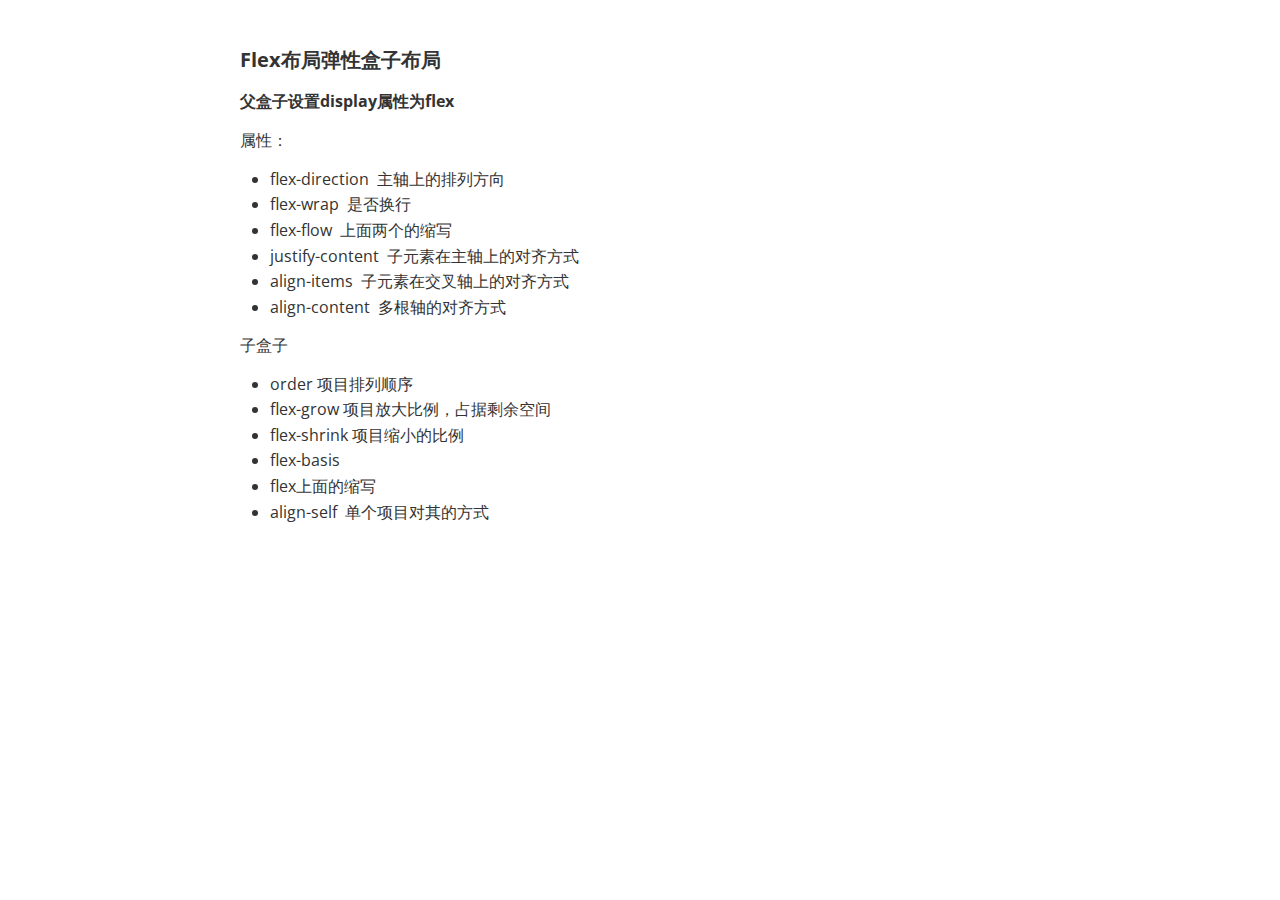
<file: pages/7Flex布局.html>
<!doctype html>
<html>
<head>
<meta charset='UTF-8'><meta name='viewport' content='width=device-width initial-scale=1'>

<link href='https://fonts.loli.net/css?family=Open+Sans:400italic,700italic,700,400&subset=latin,latin-ext' rel='stylesheet' type='text/css' /><style type='text/css'>html {overflow-x: initial !important;}:root { --bg-color: #ffffff; --text-color: #333333; --select-text-bg-color: #B5D6FC; --select-text-font-color: auto; --monospace: "Lucida Console",Consolas,"Courier",monospace; --title-bar-height: 20px; }
.mac-os-11 { --title-bar-height: 28px; }
html { font-size: 14px; background-color: var(--bg-color); color: var(--text-color); font-family: "Helvetica Neue", Helvetica, Arial, sans-serif; -webkit-font-smoothing: antialiased; }
body { margin: 0px; padding: 0px; height: auto; inset: 0px; font-size: 1rem; line-height: 1.42857143; overflow-x: hidden; background-image: inherit; background-size: inherit; background-attachment: inherit; background-origin: inherit; background-clip: inherit; background-color: inherit; tab-size: 4; background-position: inherit; background-repeat: inherit; }
iframe { margin: auto; }
a.url { word-break: break-all; }
a:active, a:hover { outline: 0px; }
.in-text-selection, ::selection { text-shadow: none; background: var(--select-text-bg-color); color: var(--select-text-font-color); }
#write { margin: 0px auto; height: auto; width: inherit; word-break: normal; word-wrap: break-word; position: relative; white-space: normal; overflow-x: visible; padding-top: 36px; }
#write.first-line-indent p { text-indent: 2em; }
#write.first-line-indent li p, #write.first-line-indent p * { text-indent: 0px; }
#write.first-line-indent li { margin-left: 2em; }
.for-image #write { padding-left: 8px; padding-right: 8px; }
body.typora-export { padding-left: 30px; padding-right: 30px; }
.typora-export .footnote-line, .typora-export li, .typora-export p { white-space: pre-wrap; }
.typora-export .task-list-item input { pointer-events: none; }
@media screen and (max-width: 500px) { 
  body.typora-export { padding-left: 0px; padding-right: 0px; }
  #write { padding-left: 20px; padding-right: 20px; }
}
#write li > figure:last-child { margin-bottom: 0.5rem; }
#write ol, #write ul { position: relative; }
img { max-width: 100%; vertical-align: middle; image-orientation: from-image; }
button, input, select, textarea { color: inherit; font-family: inherit; font-size: inherit; font-style: inherit; font-variant-caps: inherit; font-weight: inherit; font-stretch: inherit; line-height: inherit; }
input[type="checkbox"], input[type="radio"] { line-height: normal; padding: 0px; }
*, ::after, ::before { box-sizing: border-box; }
#write h1, #write h2, #write h3, #write h4, #write h5, #write h6, #write p, #write pre { width: inherit; }
#write h1, #write h2, #write h3, #write h4, #write h5, #write h6, #write p { position: relative; }
p { line-height: inherit; }
h1, h2, h3, h4, h5, h6 { break-after: avoid-page; break-inside: avoid; orphans: 4; }
p { orphans: 4; }
h1 { font-size: 2rem; }
h2 { font-size: 1.8rem; }
h3 { font-size: 1.6rem; }
h4 { font-size: 1.4rem; }
h5 { font-size: 1.2rem; }
h6 { font-size: 1rem; }
.md-math-block, .md-rawblock, h1, h2, h3, h4, h5, h6, p { margin-top: 1rem; margin-bottom: 1rem; }
.hidden { display: none; }
.md-blockmeta { color: rgb(204, 204, 204); font-weight: 700; font-style: italic; }
a { cursor: pointer; }
sup.md-footnote { padding: 2px 4px; background-color: rgba(238, 238, 238, 0.7); color: rgb(85, 85, 85); border-top-left-radius: 4px; border-top-right-radius: 4px; border-bottom-right-radius: 4px; border-bottom-left-radius: 4px; cursor: pointer; }
sup.md-footnote a, sup.md-footnote a:hover { color: inherit; text-transform: inherit; text-decoration: inherit; }
#write input[type="checkbox"] { cursor: pointer; width: inherit; height: inherit; }
figure { overflow-x: auto; margin: 1.2em 0px; max-width: calc(100% + 16px); padding: 0px; }
figure > table { margin: 0px; }
thead, tr { break-inside: avoid; break-after: auto; }
thead { display: table-header-group; }
table { border-collapse: collapse; border-spacing: 0px; width: 100%; overflow: auto; break-inside: auto; text-align: left; }
table.md-table td { min-width: 32px; }
.CodeMirror-gutters { border-right-width: 0px; background-color: inherit; }
.CodeMirror-linenumber { }
.CodeMirror { text-align: left; }
.CodeMirror-placeholder { opacity: 0.3; }
.CodeMirror pre { padding: 0px 4px; }
.CodeMirror-lines { padding: 0px; }
div.hr:focus { cursor: none; }
#write pre { white-space: pre-wrap; }
#write.fences-no-line-wrapping pre { white-space: pre; }
#write pre.ty-contain-cm { white-space: normal; }
.CodeMirror-gutters { margin-right: 4px; }
.md-fences { font-size: 0.9rem; display: block; break-inside: avoid; text-align: left; overflow: visible; white-space: pre; background-image: inherit; background-size: inherit; background-attachment: inherit; background-origin: inherit; background-clip: inherit; background-color: inherit; position: relative !important; background-position: inherit; background-repeat: inherit; }
.md-fences-adv-panel { width: 100%; margin-top: 10px; text-align: center; padding-top: 0px; padding-bottom: 8px; overflow-x: auto; }
#write .md-fences.mock-cm { white-space: pre-wrap; }
.md-fences.md-fences-with-lineno { padding-left: 0px; }
#write.fences-no-line-wrapping .md-fences.mock-cm { white-space: pre; overflow-x: auto; }
.md-fences.mock-cm.md-fences-with-lineno { padding-left: 8px; }
.CodeMirror-line, twitterwidget { break-inside: avoid; }
svg { break-inside: avoid; }
.footnotes { opacity: 0.8; font-size: 0.9rem; margin-top: 1em; margin-bottom: 1em; }
.footnotes + .footnotes { margin-top: 0px; }
.md-reset { margin: 0px; padding: 0px; border: 0px; outline: 0px; vertical-align: top; text-decoration: none; text-shadow: none; float: none; position: static; width: auto; height: auto; white-space: nowrap; cursor: inherit; line-height: normal; font-weight: 400; text-align: left; box-sizing: content-box; direction: ltr; background-position: 0px 0px; }
li div { padding-top: 0px; }
blockquote { margin: 1rem 0px; }
li .mathjax-block, li p { margin: 0.5rem 0px; }
li blockquote { margin: 1rem 0px; }
li { margin: 0px; position: relative; }
blockquote > :last-child { margin-bottom: 0px; }
blockquote > :first-child, li > :first-child { margin-top: 0px; }
.footnotes-area { color: rgb(136, 136, 136); margin-top: 0.714rem; padding-bottom: 0.143rem; white-space: normal; }
#write .footnote-line { white-space: pre-wrap; }
@media print { 
  body, html { border: 1px solid transparent; height: 99%; break-after: avoid; break-before: avoid; font-variant-ligatures: no-common-ligatures; }
  #write { margin-top: 0px; padding-top: 0px; border-color: transparent !important; padding-bottom: 0px !important; }
  .typora-export * { -webkit-print-color-adjust: exact; }
  .typora-export #write { break-after: avoid; }
  .typora-export #write::after { height: 0px; }
  .is-mac table { break-inside: avoid; }
  .typora-export-show-outline .typora-export-sidebar { display: none; }
}
.footnote-line { margin-top: 0.714em; font-size: 0.7em; }
a img, img a { cursor: pointer; }
pre.md-meta-block { font-size: 0.8rem; min-height: 0.8rem; white-space: pre-wrap; background-color: rgb(204, 204, 204); display: block; overflow-x: hidden; }
p > .md-image:only-child:not(.md-img-error) img, p > img:only-child { display: block; margin: auto; }
#write.first-line-indent p > .md-image:only-child:not(.md-img-error) img { left: -2em; position: relative; }
p > .md-image:only-child { display: inline-block; width: 100%; }
#write .MathJax_Display { margin: 0.8em 0px 0px; }
.md-math-block { width: 100%; }
.md-math-block:not(:empty)::after { display: none; }
.MathJax_ref { fill: currentcolor; }
[contenteditable="true"]:active, [contenteditable="true"]:focus, [contenteditable="false"]:active, [contenteditable="false"]:focus { outline: 0px; box-shadow: none; }
.md-task-list-item { position: relative; list-style-type: none; }
.task-list-item.md-task-list-item { padding-left: 0px; }
.md-task-list-item > input { position: absolute; top: 0px; left: 0px; margin-left: -1.2em; margin-top: calc(1em - 10px); border: none; }
.math { font-size: 1rem; }
.md-toc { min-height: 3.58rem; position: relative; font-size: 0.9rem; border-top-left-radius: 10px; border-top-right-radius: 10px; border-bottom-right-radius: 10px; border-bottom-left-radius: 10px; }
.md-toc-content { position: relative; margin-left: 0px; }
.md-toc-content::after, .md-toc::after { display: none; }
.md-toc-item { display: block; color: rgb(65, 131, 196); }
.md-toc-item a { text-decoration: none; }
.md-toc-inner:hover { text-decoration: underline; }
.md-toc-inner { display: inline-block; cursor: pointer; }
.md-toc-h1 .md-toc-inner { margin-left: 0px; font-weight: 700; }
.md-toc-h2 .md-toc-inner { margin-left: 2em; }
.md-toc-h3 .md-toc-inner { margin-left: 4em; }
.md-toc-h4 .md-toc-inner { margin-left: 6em; }
.md-toc-h5 .md-toc-inner { margin-left: 8em; }
.md-toc-h6 .md-toc-inner { margin-left: 10em; }
@media screen and (max-width: 48em) { 
  .md-toc-h3 .md-toc-inner { margin-left: 3.5em; }
  .md-toc-h4 .md-toc-inner { margin-left: 5em; }
  .md-toc-h5 .md-toc-inner { margin-left: 6.5em; }
  .md-toc-h6 .md-toc-inner { margin-left: 8em; }
}
a.md-toc-inner { font-size: inherit; font-style: inherit; font-weight: inherit; line-height: inherit; }
.footnote-line a:not(.reversefootnote) { color: inherit; }
.reversefootnote { font-family: ui-monospace, sans-serif; }
.md-attr { display: none; }
.md-fn-count::after { content: "."; }
code, pre, samp, tt { font-family: var(--monospace); }
kbd { margin: 0px 0.1em; padding: 0.1em 0.6em; font-size: 0.8em; color: rgb(36, 39, 41); background-color: rgb(255, 255, 255); border: 1px solid rgb(173, 179, 185); border-top-left-radius: 3px; border-top-right-radius: 3px; border-bottom-right-radius: 3px; border-bottom-left-radius: 3px; box-shadow: rgba(12, 13, 14, 0.2) 0px 1px 0px, rgb(255, 255, 255) 0px 0px 0px 2px inset; white-space: nowrap; vertical-align: middle; }
.md-comment { color: rgb(162, 127, 3); opacity: 0.6; font-family: var(--monospace); }
code { text-align: left; }
a.md-print-anchor { white-space: pre !important; border: none !important; display: inline-block !important; position: absolute !important; width: 1px !important; right: 0px !important; outline: 0px !important; text-shadow: initial !important; background-position: 0px 0px !important; }
.os-windows.monocolor-emoji .md-emoji { font-family: "Segoe UI Symbol", sans-serif; }
.md-diagram-panel > svg { max-width: 100%; }
[lang="flow"] svg, [lang="mermaid"] svg { max-width: 100%; height: auto; }
[lang="mermaid"] .node text { font-size: 1rem; }
table tr th { border-bottom-width: 0px; }
video { max-width: 100%; display: block; margin: 0px auto; }
iframe { max-width: 100%; width: 100%; border: none; }
.highlight td, .highlight tr { border: 0px; }
mark { background-color: rgb(255, 255, 0); color: rgb(0, 0, 0); }
.md-html-inline .md-plain, .md-html-inline strong, mark .md-inline-math, mark strong { color: inherit; }
.md-expand mark .md-meta { opacity: 0.3 !important; }
mark .md-meta { color: rgb(0, 0, 0); }
@media print { 
  .typora-export h1, .typora-export h2, .typora-export h3, .typora-export h4, .typora-export h5, .typora-export h6 { break-inside: avoid; }
}
.md-diagram-panel .messageText { stroke: none !important; }
.md-diagram-panel .start-state { fill: var(--node-fill); }
.md-diagram-panel .edgeLabel rect { opacity: 1 !important; }
.md-fences.md-fences-math { font-size: 1em; }
.md-fences-advanced:not(.md-focus) { padding: 0px; white-space: nowrap; border: 0px; }
.md-fences-advanced:not(.md-focus) { background-image: inherit; background-size: inherit; background-attachment: inherit; background-origin: inherit; background-clip: inherit; background-color: inherit; background-position: inherit; background-repeat: inherit; }
.typora-export-show-outline .typora-export-content { max-width: 1440px; margin: auto; display: flex; flex-direction: row; }
.typora-export-sidebar { width: 300px; font-size: 0.8rem; margin-top: 80px; margin-right: 18px; }
.typora-export-show-outline #write { --webkit-flex: 2; flex: 2 1 0%; }
.typora-export-sidebar .outline-content { position: fixed; top: 0px; max-height: 100%; overflow: hidden auto; padding-bottom: 30px; padding-top: 60px; width: 300px; }
@media screen and (max-width: 1024px) { 
  .typora-export-sidebar, .typora-export-sidebar .outline-content { width: 240px; }
}
@media screen and (max-width: 800px) { 
  .typora-export-sidebar { display: none; }
}
.outline-content li, .outline-content ul { margin-left: 0px; margin-right: 0px; padding-left: 0px; padding-right: 0px; list-style: none; }
.outline-content ul { margin-top: 0px; margin-bottom: 0px; }
.outline-content strong { font-weight: 400; }
.outline-expander { width: 1rem; height: 1.428571429rem; position: relative; display: table-cell; vertical-align: middle; cursor: pointer; padding-left: 4px; }
.outline-expander::before { content: ''; position: relative; font-family: Ionicons; display: inline-block; font-size: 8px; vertical-align: middle; }
.outline-item { padding-top: 3px; padding-bottom: 3px; cursor: pointer; }
.outline-expander:hover::before { content: ''; }
.outline-h1 > .outline-item { padding-left: 0px; }
.outline-h2 > .outline-item { padding-left: 1em; }
.outline-h3 > .outline-item { padding-left: 2em; }
.outline-h4 > .outline-item { padding-left: 3em; }
.outline-h5 > .outline-item { padding-left: 4em; }
.outline-h6 > .outline-item { padding-left: 5em; }
.outline-label { cursor: pointer; display: table-cell; vertical-align: middle; text-decoration: none; color: inherit; }
.outline-label:hover { text-decoration: underline; }
.outline-item:hover { border-color: rgb(245, 245, 245); background-color: var(--item-hover-bg-color); }
.outline-item:hover { margin-left: -28px; margin-right: -28px; border-left-width: 28px; border-left-style: solid; border-left-color: transparent; border-right-width: 28px; border-right-style: solid; border-right-color: transparent; }
.outline-item-single .outline-expander::before, .outline-item-single .outline-expander:hover::before { display: none; }
.outline-item-open > .outline-item > .outline-expander::before { content: ''; }
.outline-children { display: none; }
.info-panel-tab-wrapper { display: none; }
.outline-item-open > .outline-children { display: block; }
.typora-export .outline-item { padding-top: 1px; padding-bottom: 1px; }
.typora-export .outline-item:hover { margin-right: -8px; border-right-width: 8px; border-right-style: solid; border-right-color: transparent; }
.typora-export .outline-expander::before { content: "+"; font-family: inherit; top: -1px; }
.typora-export .outline-expander:hover::before, .typora-export .outline-item-open > .outline-item > .outline-expander::before { content: '−'; }
.typora-export-collapse-outline .outline-children { display: none; }
.typora-export-collapse-outline .outline-item-open > .outline-children, .typora-export-no-collapse-outline .outline-children { display: block; }
.typora-export-no-collapse-outline .outline-expander::before { content: "" !important; }
.typora-export-show-outline .outline-item-active > .outline-item .outline-label { font-weight: 700; }
.md-inline-math-container mjx-container { zoom: 0.95; }


:root {
    --side-bar-bg-color: #fafafa;
    --control-text-color: #777;
}

@include-when-export url(https://fonts.loli.net/css?family=Open+Sans:400italic,700italic,700,400&subset=latin,latin-ext);

/* open-sans-regular - latin-ext_latin */
  /* open-sans-italic - latin-ext_latin */
    /* open-sans-700 - latin-ext_latin */
    /* open-sans-700italic - latin-ext_latin */
  html {
    font-size: 16px;
    -webkit-font-smoothing: antialiased;
}

body {
    font-family: "Open Sans","Clear Sans", "Helvetica Neue", Helvetica, Arial, 'Segoe UI Emoji', sans-serif;
    color: rgb(51, 51, 51);
    line-height: 1.6;
}

#write {
    max-width: 860px;
  	margin: 0 auto;
  	padding: 30px;
    padding-bottom: 100px;
}

@media only screen and (min-width: 1400px) {
	#write {
		max-width: 1024px;
	}
}

@media only screen and (min-width: 1800px) {
	#write {
		max-width: 1200px;
	}
}

#write > ul:first-child,
#write > ol:first-child{
    margin-top: 30px;
}

a {
    color: #4183C4;
}
h1,
h2,
h3,
h4,
h5,
h6 {
    position: relative;
    margin-top: 1rem;
    margin-bottom: 1rem;
    font-weight: bold;
    line-height: 1.4;
    cursor: text;
}
h1:hover a.anchor,
h2:hover a.anchor,
h3:hover a.anchor,
h4:hover a.anchor,
h5:hover a.anchor,
h6:hover a.anchor {
    text-decoration: none;
}
h1 tt,
h1 code {
    font-size: inherit;
}
h2 tt,
h2 code {
    font-size: inherit;
}
h3 tt,
h3 code {
    font-size: inherit;
}
h4 tt,
h4 code {
    font-size: inherit;
}
h5 tt,
h5 code {
    font-size: inherit;
}
h6 tt,
h6 code {
    font-size: inherit;
}
h1 {
    font-size: 2.25em;
    line-height: 1.2;
    border-bottom: 1px solid #eee;
}
h2 {
    font-size: 1.75em;
    line-height: 1.225;
    border-bottom: 1px solid #eee;
}

/*@media print {
    .typora-export h1,
    .typora-export h2 {
        border-bottom: none;
        padding-bottom: initial;
    }

    .typora-export h1::after,
    .typora-export h2::after {
        content: "";
        display: block;
        height: 100px;
        margin-top: -96px;
        border-top: 1px solid #eee;
    }
}*/

h3 {
    font-size: 1.5em;
    line-height: 1.43;
}
h4 {
    font-size: 1.25em;
}
h5 {
    font-size: 1em;
}
h6 {
   font-size: 1em;
    color: #777;
}
p,
blockquote,
ul,
ol,
dl,
table{
    margin: 0.8em 0;
}
li>ol,
li>ul {
    margin: 0 0;
}
hr {
    height: 2px;
    padding: 0;
    margin: 16px 0;
    background-color: #e7e7e7;
    border: 0 none;
    overflow: hidden;
    box-sizing: content-box;
}

li p.first {
    display: inline-block;
}
ul,
ol {
    padding-left: 30px;
}
ul:first-child,
ol:first-child {
    margin-top: 0;
}
ul:last-child,
ol:last-child {
    margin-bottom: 0;
}
blockquote {
    border-left: 4px solid #dfe2e5;
    padding: 0 15px;
    color: #777777;
}
blockquote blockquote {
    padding-right: 0;
}
table {
    padding: 0;
    word-break: initial;
}
table tr {
    border: 1px solid #dfe2e5;
    margin: 0;
    padding: 0;
}
table tr:nth-child(2n),
thead {
    background-color: #f8f8f8;
}
table th {
    font-weight: bold;
    border: 1px solid #dfe2e5;
    border-bottom: 0;
    margin: 0;
    padding: 6px 13px;
}
table td {
    border: 1px solid #dfe2e5;
    margin: 0;
    padding: 6px 13px;
}
table th:first-child,
table td:first-child {
    margin-top: 0;
}
table th:last-child,
table td:last-child {
    margin-bottom: 0;
}

.CodeMirror-lines {
    padding-left: 4px;
}

.code-tooltip {
    box-shadow: 0 1px 1px 0 rgba(0,28,36,.3);
    border-top: 1px solid #eef2f2;
}

.md-fences,
code,
tt {
    border: 1px solid #e7eaed;
    background-color: #f8f8f8;
    border-radius: 3px;
    padding: 0;
    padding: 2px 4px 0px 4px;
    font-size: 0.9em;
}

code {
    background-color: #f3f4f4;
    padding: 0 2px 0 2px;
}

.md-fences {
    margin-bottom: 15px;
    margin-top: 15px;
    padding-top: 8px;
    padding-bottom: 6px;
}


.md-task-list-item > input {
  margin-left: -1.3em;
}

@media print {
    html {
        font-size: 13px;
    }
    pre {
        page-break-inside: avoid;
        word-wrap: break-word;
    }
}

.md-fences {
	background-color: #f8f8f8;
}
#write pre.md-meta-block {
	padding: 1rem;
    font-size: 85%;
    line-height: 1.45;
    background-color: #f7f7f7;
    border: 0;
    border-radius: 3px;
    color: #777777;
    margin-top: 0 !important;
}

.mathjax-block>.code-tooltip {
	bottom: .375rem;
}

.md-mathjax-midline {
    background: #fafafa;
}

#write>h3.md-focus:before{
	left: -1.5625rem;
	top: .375rem;
}
#write>h4.md-focus:before{
	left: -1.5625rem;
	top: .285714286rem;
}
#write>h5.md-focus:before{
	left: -1.5625rem;
	top: .285714286rem;
}
#write>h6.md-focus:before{
	left: -1.5625rem;
	top: .285714286rem;
}
.md-image>.md-meta {
    /*border: 1px solid #ddd;*/
    border-radius: 3px;
    padding: 2px 0px 0px 4px;
    font-size: 0.9em;
    color: inherit;
}

.md-tag {
    color: #a7a7a7;
    opacity: 1;
}

.md-toc { 
    margin-top:20px;
    padding-bottom:20px;
}

.sidebar-tabs {
    border-bottom: none;
}

#typora-quick-open {
    border: 1px solid #ddd;
    background-color: #f8f8f8;
}

#typora-quick-open-item {
    background-color: #FAFAFA;
    border-color: #FEFEFE #e5e5e5 #e5e5e5 #eee;
    border-style: solid;
    border-width: 1px;
}

/** focus mode */
.on-focus-mode blockquote {
    border-left-color: rgba(85, 85, 85, 0.12);
}

header, .context-menu, .megamenu-content, footer{
    font-family: "Segoe UI", "Arial", sans-serif;
}

.file-node-content:hover .file-node-icon,
.file-node-content:hover .file-node-open-state{
    visibility: visible;
}

.mac-seamless-mode #typora-sidebar {
    background-color: #fafafa;
    background-color: var(--side-bar-bg-color);
}

.md-lang {
    color: #b4654d;
}

/*.html-for-mac {
    --item-hover-bg-color: #E6F0FE;
}*/

#md-notification .btn {
    border: 0;
}

.dropdown-menu .divider {
    border-color: #e5e5e5;
    opacity: 0.4;
}

.ty-preferences .window-content {
    background-color: #fafafa;
}

.ty-preferences .nav-group-item.active {
    color: white;
    background: #999;
}

.menu-item-container a.menu-style-btn {
    background-color: #f5f8fa;
    background-image: linear-gradient( 180deg , hsla(0, 0%, 100%, 0.8), hsla(0, 0%, 100%, 0)); 
}


 @media print { @page {margin: 0 0 0 0;} body.typora-export {padding-left: 0; padding-right: 0;} #write {padding:0;}}
</style><title>7Flex布局</title>
</head>
<body class='typora-export'><div class='typora-export-content'>
<div id='write'  class=''><h4 id='flex布局弹性盒子布局'><span>Flex布局弹性盒子布局</span></h4><h5 id='父盒子设置display属性为flex'><span>父盒子设置display属性为flex</span></h5><p><span>属性：</span></p><ul><li><span>flex-direction  主轴上的排列方向</span></li><li><span>flex-wrap  是否换行</span></li><li><span>flex-flow  上面两个的缩写</span></li><li><span>justify-content  子元素在主轴上的对齐方式</span></li><li><span>align-items  子元素在交叉轴上的对齐方式</span></li><li><span>align-content  多根轴的对齐方式</span></li></ul><p><span>子盒子</span></p><ul><li><span>order 项目排列顺序</span></li><li><span>flex-grow 项目放大比例，占据剩余空间</span></li><li><span>flex-shrink 项目缩小的比例</span></li><li><span>flex-basis</span></li><li><span>flex上面的缩写</span></li><li><span>align-self  单个项目对其的方式</span></li></ul><p>&nbsp;</p></div></div>
</body>
</html>
</file>
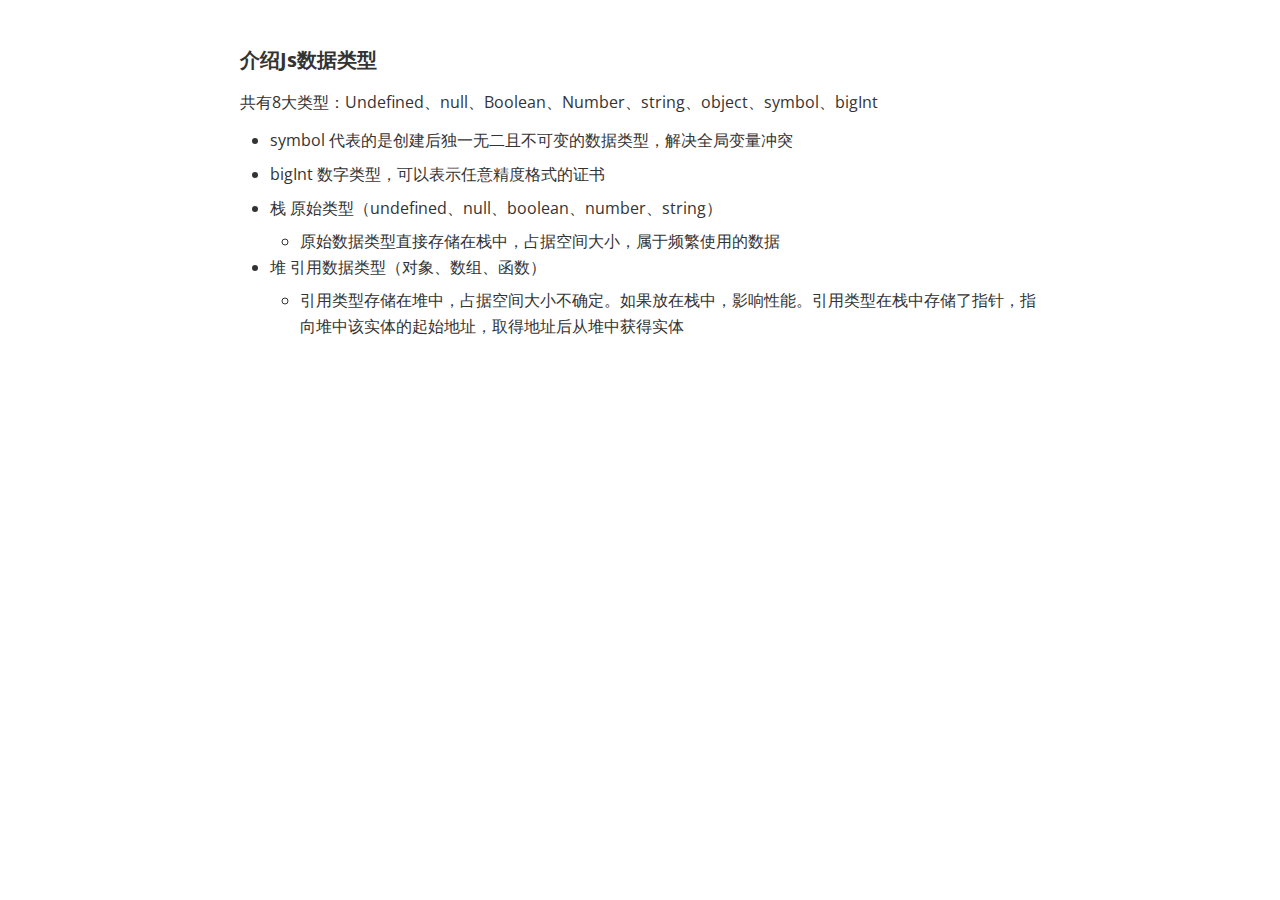
<file: pages/9Js数据类型.html>
<!doctype html>
<html>
<head>
<meta charset='UTF-8'><meta name='viewport' content='width=device-width initial-scale=1'>

<link href='https://fonts.loli.net/css?family=Open+Sans:400italic,700italic,700,400&subset=latin,latin-ext' rel='stylesheet' type='text/css' /><style type='text/css'>html {overflow-x: initial !important;}:root { --bg-color: #ffffff; --text-color: #333333; --select-text-bg-color: #B5D6FC; --select-text-font-color: auto; --monospace: "Lucida Console",Consolas,"Courier",monospace; --title-bar-height: 20px; }
.mac-os-11 { --title-bar-height: 28px; }
html { font-size: 14px; background-color: var(--bg-color); color: var(--text-color); font-family: "Helvetica Neue", Helvetica, Arial, sans-serif; -webkit-font-smoothing: antialiased; }
body { margin: 0px; padding: 0px; height: auto; inset: 0px; font-size: 1rem; line-height: 1.42857143; overflow-x: hidden; background-image: inherit; background-size: inherit; background-attachment: inherit; background-origin: inherit; background-clip: inherit; background-color: inherit; tab-size: 4; background-position: inherit; background-repeat: inherit; }
iframe { margin: auto; }
a.url { word-break: break-all; }
a:active, a:hover { outline: 0px; }
.in-text-selection, ::selection { text-shadow: none; background: var(--select-text-bg-color); color: var(--select-text-font-color); }
#write { margin: 0px auto; height: auto; width: inherit; word-break: normal; word-wrap: break-word; position: relative; white-space: normal; overflow-x: visible; padding-top: 36px; }
#write.first-line-indent p { text-indent: 2em; }
#write.first-line-indent li p, #write.first-line-indent p * { text-indent: 0px; }
#write.first-line-indent li { margin-left: 2em; }
.for-image #write { padding-left: 8px; padding-right: 8px; }
body.typora-export { padding-left: 30px; padding-right: 30px; }
.typora-export .footnote-line, .typora-export li, .typora-export p { white-space: pre-wrap; }
.typora-export .task-list-item input { pointer-events: none; }
@media screen and (max-width: 500px) { 
  body.typora-export { padding-left: 0px; padding-right: 0px; }
  #write { padding-left: 20px; padding-right: 20px; }
}
#write li > figure:last-child { margin-bottom: 0.5rem; }
#write ol, #write ul { position: relative; }
img { max-width: 100%; vertical-align: middle; image-orientation: from-image; }
button, input, select, textarea { color: inherit; font-family: inherit; font-size: inherit; font-style: inherit; font-variant-caps: inherit; font-weight: inherit; font-stretch: inherit; line-height: inherit; }
input[type="checkbox"], input[type="radio"] { line-height: normal; padding: 0px; }
*, ::after, ::before { box-sizing: border-box; }
#write h1, #write h2, #write h3, #write h4, #write h5, #write h6, #write p, #write pre { width: inherit; }
#write h1, #write h2, #write h3, #write h4, #write h5, #write h6, #write p { position: relative; }
p { line-height: inherit; }
h1, h2, h3, h4, h5, h6 { break-after: avoid-page; break-inside: avoid; orphans: 4; }
p { orphans: 4; }
h1 { font-size: 2rem; }
h2 { font-size: 1.8rem; }
h3 { font-size: 1.6rem; }
h4 { font-size: 1.4rem; }
h5 { font-size: 1.2rem; }
h6 { font-size: 1rem; }
.md-math-block, .md-rawblock, h1, h2, h3, h4, h5, h6, p { margin-top: 1rem; margin-bottom: 1rem; }
.hidden { display: none; }
.md-blockmeta { color: rgb(204, 204, 204); font-weight: 700; font-style: italic; }
a { cursor: pointer; }
sup.md-footnote { padding: 2px 4px; background-color: rgba(238, 238, 238, 0.7); color: rgb(85, 85, 85); border-top-left-radius: 4px; border-top-right-radius: 4px; border-bottom-right-radius: 4px; border-bottom-left-radius: 4px; cursor: pointer; }
sup.md-footnote a, sup.md-footnote a:hover { color: inherit; text-transform: inherit; text-decoration: inherit; }
#write input[type="checkbox"] { cursor: pointer; width: inherit; height: inherit; }
figure { overflow-x: auto; margin: 1.2em 0px; max-width: calc(100% + 16px); padding: 0px; }
figure > table { margin: 0px; }
thead, tr { break-inside: avoid; break-after: auto; }
thead { display: table-header-group; }
table { border-collapse: collapse; border-spacing: 0px; width: 100%; overflow: auto; break-inside: auto; text-align: left; }
table.md-table td { min-width: 32px; }
.CodeMirror-gutters { border-right-width: 0px; background-color: inherit; }
.CodeMirror-linenumber { }
.CodeMirror { text-align: left; }
.CodeMirror-placeholder { opacity: 0.3; }
.CodeMirror pre { padding: 0px 4px; }
.CodeMirror-lines { padding: 0px; }
div.hr:focus { cursor: none; }
#write pre { white-space: pre-wrap; }
#write.fences-no-line-wrapping pre { white-space: pre; }
#write pre.ty-contain-cm { white-space: normal; }
.CodeMirror-gutters { margin-right: 4px; }
.md-fences { font-size: 0.9rem; display: block; break-inside: avoid; text-align: left; overflow: visible; white-space: pre; background-image: inherit; background-size: inherit; background-attachment: inherit; background-origin: inherit; background-clip: inherit; background-color: inherit; position: relative !important; background-position: inherit; background-repeat: inherit; }
.md-fences-adv-panel { width: 100%; margin-top: 10px; text-align: center; padding-top: 0px; padding-bottom: 8px; overflow-x: auto; }
#write .md-fences.mock-cm { white-space: pre-wrap; }
.md-fences.md-fences-with-lineno { padding-left: 0px; }
#write.fences-no-line-wrapping .md-fences.mock-cm { white-space: pre; overflow-x: auto; }
.md-fences.mock-cm.md-fences-with-lineno { padding-left: 8px; }
.CodeMirror-line, twitterwidget { break-inside: avoid; }
svg { break-inside: avoid; }
.footnotes { opacity: 0.8; font-size: 0.9rem; margin-top: 1em; margin-bottom: 1em; }
.footnotes + .footnotes { margin-top: 0px; }
.md-reset { margin: 0px; padding: 0px; border: 0px; outline: 0px; vertical-align: top; text-decoration: none; text-shadow: none; float: none; position: static; width: auto; height: auto; white-space: nowrap; cursor: inherit; line-height: normal; font-weight: 400; text-align: left; box-sizing: content-box; direction: ltr; background-position: 0px 0px; }
li div { padding-top: 0px; }
blockquote { margin: 1rem 0px; }
li .mathjax-block, li p { margin: 0.5rem 0px; }
li blockquote { margin: 1rem 0px; }
li { margin: 0px; position: relative; }
blockquote > :last-child { margin-bottom: 0px; }
blockquote > :first-child, li > :first-child { margin-top: 0px; }
.footnotes-area { color: rgb(136, 136, 136); margin-top: 0.714rem; padding-bottom: 0.143rem; white-space: normal; }
#write .footnote-line { white-space: pre-wrap; }
@media print { 
  body, html { border: 1px solid transparent; height: 99%; break-after: avoid; break-before: avoid; font-variant-ligatures: no-common-ligatures; }
  #write { margin-top: 0px; padding-top: 0px; border-color: transparent !important; padding-bottom: 0px !important; }
  .typora-export * { -webkit-print-color-adjust: exact; }
  .typora-export #write { break-after: avoid; }
  .typora-export #write::after { height: 0px; }
  .is-mac table { break-inside: avoid; }
  .typora-export-show-outline .typora-export-sidebar { display: none; }
}
.footnote-line { margin-top: 0.714em; font-size: 0.7em; }
a img, img a { cursor: pointer; }
pre.md-meta-block { font-size: 0.8rem; min-height: 0.8rem; white-space: pre-wrap; background-color: rgb(204, 204, 204); display: block; overflow-x: hidden; }
p > .md-image:only-child:not(.md-img-error) img, p > img:only-child { display: block; margin: auto; }
#write.first-line-indent p > .md-image:only-child:not(.md-img-error) img { left: -2em; position: relative; }
p > .md-image:only-child { display: inline-block; width: 100%; }
#write .MathJax_Display { margin: 0.8em 0px 0px; }
.md-math-block { width: 100%; }
.md-math-block:not(:empty)::after { display: none; }
.MathJax_ref { fill: currentcolor; }
[contenteditable="true"]:active, [contenteditable="true"]:focus, [contenteditable="false"]:active, [contenteditable="false"]:focus { outline: 0px; box-shadow: none; }
.md-task-list-item { position: relative; list-style-type: none; }
.task-list-item.md-task-list-item { padding-left: 0px; }
.md-task-list-item > input { position: absolute; top: 0px; left: 0px; margin-left: -1.2em; margin-top: calc(1em - 10px); border: none; }
.math { font-size: 1rem; }
.md-toc { min-height: 3.58rem; position: relative; font-size: 0.9rem; border-top-left-radius: 10px; border-top-right-radius: 10px; border-bottom-right-radius: 10px; border-bottom-left-radius: 10px; }
.md-toc-content { position: relative; margin-left: 0px; }
.md-toc-content::after, .md-toc::after { display: none; }
.md-toc-item { display: block; color: rgb(65, 131, 196); }
.md-toc-item a { text-decoration: none; }
.md-toc-inner:hover { text-decoration: underline; }
.md-toc-inner { display: inline-block; cursor: pointer; }
.md-toc-h1 .md-toc-inner { margin-left: 0px; font-weight: 700; }
.md-toc-h2 .md-toc-inner { margin-left: 2em; }
.md-toc-h3 .md-toc-inner { margin-left: 4em; }
.md-toc-h4 .md-toc-inner { margin-left: 6em; }
.md-toc-h5 .md-toc-inner { margin-left: 8em; }
.md-toc-h6 .md-toc-inner { margin-left: 10em; }
@media screen and (max-width: 48em) { 
  .md-toc-h3 .md-toc-inner { margin-left: 3.5em; }
  .md-toc-h4 .md-toc-inner { margin-left: 5em; }
  .md-toc-h5 .md-toc-inner { margin-left: 6.5em; }
  .md-toc-h6 .md-toc-inner { margin-left: 8em; }
}
a.md-toc-inner { font-size: inherit; font-style: inherit; font-weight: inherit; line-height: inherit; }
.footnote-line a:not(.reversefootnote) { color: inherit; }
.reversefootnote { font-family: ui-monospace, sans-serif; }
.md-attr { display: none; }
.md-fn-count::after { content: "."; }
code, pre, samp, tt { font-family: var(--monospace); }
kbd { margin: 0px 0.1em; padding: 0.1em 0.6em; font-size: 0.8em; color: rgb(36, 39, 41); background-color: rgb(255, 255, 255); border: 1px solid rgb(173, 179, 185); border-top-left-radius: 3px; border-top-right-radius: 3px; border-bottom-right-radius: 3px; border-bottom-left-radius: 3px; box-shadow: rgba(12, 13, 14, 0.2) 0px 1px 0px, rgb(255, 255, 255) 0px 0px 0px 2px inset; white-space: nowrap; vertical-align: middle; }
.md-comment { color: rgb(162, 127, 3); opacity: 0.6; font-family: var(--monospace); }
code { text-align: left; }
a.md-print-anchor { white-space: pre !important; border: none !important; display: inline-block !important; position: absolute !important; width: 1px !important; right: 0px !important; outline: 0px !important; text-shadow: initial !important; background-position: 0px 0px !important; }
.os-windows.monocolor-emoji .md-emoji { font-family: "Segoe UI Symbol", sans-serif; }
.md-diagram-panel > svg { max-width: 100%; }
[lang="flow"] svg, [lang="mermaid"] svg { max-width: 100%; height: auto; }
[lang="mermaid"] .node text { font-size: 1rem; }
table tr th { border-bottom-width: 0px; }
video { max-width: 100%; display: block; margin: 0px auto; }
iframe { max-width: 100%; width: 100%; border: none; }
.highlight td, .highlight tr { border: 0px; }
mark { background-color: rgb(255, 255, 0); color: rgb(0, 0, 0); }
.md-html-inline .md-plain, .md-html-inline strong, mark .md-inline-math, mark strong { color: inherit; }
.md-expand mark .md-meta { opacity: 0.3 !important; }
mark .md-meta { color: rgb(0, 0, 0); }
@media print { 
  .typora-export h1, .typora-export h2, .typora-export h3, .typora-export h4, .typora-export h5, .typora-export h6 { break-inside: avoid; }
}
.md-diagram-panel .messageText { stroke: none !important; }
.md-diagram-panel .start-state { fill: var(--node-fill); }
.md-diagram-panel .edgeLabel rect { opacity: 1 !important; }
.md-fences.md-fences-math { font-size: 1em; }
.md-fences-advanced:not(.md-focus) { padding: 0px; white-space: nowrap; border: 0px; }
.md-fences-advanced:not(.md-focus) { background-image: inherit; background-size: inherit; background-attachment: inherit; background-origin: inherit; background-clip: inherit; background-color: inherit; background-position: inherit; background-repeat: inherit; }
.typora-export-show-outline .typora-export-content { max-width: 1440px; margin: auto; display: flex; flex-direction: row; }
.typora-export-sidebar { width: 300px; font-size: 0.8rem; margin-top: 80px; margin-right: 18px; }
.typora-export-show-outline #write { --webkit-flex: 2; flex: 2 1 0%; }
.typora-export-sidebar .outline-content { position: fixed; top: 0px; max-height: 100%; overflow: hidden auto; padding-bottom: 30px; padding-top: 60px; width: 300px; }
@media screen and (max-width: 1024px) { 
  .typora-export-sidebar, .typora-export-sidebar .outline-content { width: 240px; }
}
@media screen and (max-width: 800px) { 
  .typora-export-sidebar { display: none; }
}
.outline-content li, .outline-content ul { margin-left: 0px; margin-right: 0px; padding-left: 0px; padding-right: 0px; list-style: none; }
.outline-content ul { margin-top: 0px; margin-bottom: 0px; }
.outline-content strong { font-weight: 400; }
.outline-expander { width: 1rem; height: 1.428571429rem; position: relative; display: table-cell; vertical-align: middle; cursor: pointer; padding-left: 4px; }
.outline-expander::before { content: ''; position: relative; font-family: Ionicons; display: inline-block; font-size: 8px; vertical-align: middle; }
.outline-item { padding-top: 3px; padding-bottom: 3px; cursor: pointer; }
.outline-expander:hover::before { content: ''; }
.outline-h1 > .outline-item { padding-left: 0px; }
.outline-h2 > .outline-item { padding-left: 1em; }
.outline-h3 > .outline-item { padding-left: 2em; }
.outline-h4 > .outline-item { padding-left: 3em; }
.outline-h5 > .outline-item { padding-left: 4em; }
.outline-h6 > .outline-item { padding-left: 5em; }
.outline-label { cursor: pointer; display: table-cell; vertical-align: middle; text-decoration: none; color: inherit; }
.outline-label:hover { text-decoration: underline; }
.outline-item:hover { border-color: rgb(245, 245, 245); background-color: var(--item-hover-bg-color); }
.outline-item:hover { margin-left: -28px; margin-right: -28px; border-left-width: 28px; border-left-style: solid; border-left-color: transparent; border-right-width: 28px; border-right-style: solid; border-right-color: transparent; }
.outline-item-single .outline-expander::before, .outline-item-single .outline-expander:hover::before { display: none; }
.outline-item-open > .outline-item > .outline-expander::before { content: ''; }
.outline-children { display: none; }
.info-panel-tab-wrapper { display: none; }
.outline-item-open > .outline-children { display: block; }
.typora-export .outline-item { padding-top: 1px; padding-bottom: 1px; }
.typora-export .outline-item:hover { margin-right: -8px; border-right-width: 8px; border-right-style: solid; border-right-color: transparent; }
.typora-export .outline-expander::before { content: "+"; font-family: inherit; top: -1px; }
.typora-export .outline-expander:hover::before, .typora-export .outline-item-open > .outline-item > .outline-expander::before { content: '−'; }
.typora-export-collapse-outline .outline-children { display: none; }
.typora-export-collapse-outline .outline-item-open > .outline-children, .typora-export-no-collapse-outline .outline-children { display: block; }
.typora-export-no-collapse-outline .outline-expander::before { content: "" !important; }
.typora-export-show-outline .outline-item-active > .outline-item .outline-label { font-weight: 700; }
.md-inline-math-container mjx-container { zoom: 0.95; }


:root {
    --side-bar-bg-color: #fafafa;
    --control-text-color: #777;
}

@include-when-export url(https://fonts.loli.net/css?family=Open+Sans:400italic,700italic,700,400&subset=latin,latin-ext);

/* open-sans-regular - latin-ext_latin */
  /* open-sans-italic - latin-ext_latin */
    /* open-sans-700 - latin-ext_latin */
    /* open-sans-700italic - latin-ext_latin */
  html {
    font-size: 16px;
    -webkit-font-smoothing: antialiased;
}

body {
    font-family: "Open Sans","Clear Sans", "Helvetica Neue", Helvetica, Arial, 'Segoe UI Emoji', sans-serif;
    color: rgb(51, 51, 51);
    line-height: 1.6;
}

#write {
    max-width: 860px;
  	margin: 0 auto;
  	padding: 30px;
    padding-bottom: 100px;
}

@media only screen and (min-width: 1400px) {
	#write {
		max-width: 1024px;
	}
}

@media only screen and (min-width: 1800px) {
	#write {
		max-width: 1200px;
	}
}

#write > ul:first-child,
#write > ol:first-child{
    margin-top: 30px;
}

a {
    color: #4183C4;
}
h1,
h2,
h3,
h4,
h5,
h6 {
    position: relative;
    margin-top: 1rem;
    margin-bottom: 1rem;
    font-weight: bold;
    line-height: 1.4;
    cursor: text;
}
h1:hover a.anchor,
h2:hover a.anchor,
h3:hover a.anchor,
h4:hover a.anchor,
h5:hover a.anchor,
h6:hover a.anchor {
    text-decoration: none;
}
h1 tt,
h1 code {
    font-size: inherit;
}
h2 tt,
h2 code {
    font-size: inherit;
}
h3 tt,
h3 code {
    font-size: inherit;
}
h4 tt,
h4 code {
    font-size: inherit;
}
h5 tt,
h5 code {
    font-size: inherit;
}
h6 tt,
h6 code {
    font-size: inherit;
}
h1 {
    font-size: 2.25em;
    line-height: 1.2;
    border-bottom: 1px solid #eee;
}
h2 {
    font-size: 1.75em;
    line-height: 1.225;
    border-bottom: 1px solid #eee;
}

/*@media print {
    .typora-export h1,
    .typora-export h2 {
        border-bottom: none;
        padding-bottom: initial;
    }

    .typora-export h1::after,
    .typora-export h2::after {
        content: "";
        display: block;
        height: 100px;
        margin-top: -96px;
        border-top: 1px solid #eee;
    }
}*/

h3 {
    font-size: 1.5em;
    line-height: 1.43;
}
h4 {
    font-size: 1.25em;
}
h5 {
    font-size: 1em;
}
h6 {
   font-size: 1em;
    color: #777;
}
p,
blockquote,
ul,
ol,
dl,
table{
    margin: 0.8em 0;
}
li>ol,
li>ul {
    margin: 0 0;
}
hr {
    height: 2px;
    padding: 0;
    margin: 16px 0;
    background-color: #e7e7e7;
    border: 0 none;
    overflow: hidden;
    box-sizing: content-box;
}

li p.first {
    display: inline-block;
}
ul,
ol {
    padding-left: 30px;
}
ul:first-child,
ol:first-child {
    margin-top: 0;
}
ul:last-child,
ol:last-child {
    margin-bottom: 0;
}
blockquote {
    border-left: 4px solid #dfe2e5;
    padding: 0 15px;
    color: #777777;
}
blockquote blockquote {
    padding-right: 0;
}
table {
    padding: 0;
    word-break: initial;
}
table tr {
    border: 1px solid #dfe2e5;
    margin: 0;
    padding: 0;
}
table tr:nth-child(2n),
thead {
    background-color: #f8f8f8;
}
table th {
    font-weight: bold;
    border: 1px solid #dfe2e5;
    border-bottom: 0;
    margin: 0;
    padding: 6px 13px;
}
table td {
    border: 1px solid #dfe2e5;
    margin: 0;
    padding: 6px 13px;
}
table th:first-child,
table td:first-child {
    margin-top: 0;
}
table th:last-child,
table td:last-child {
    margin-bottom: 0;
}

.CodeMirror-lines {
    padding-left: 4px;
}

.code-tooltip {
    box-shadow: 0 1px 1px 0 rgba(0,28,36,.3);
    border-top: 1px solid #eef2f2;
}

.md-fences,
code,
tt {
    border: 1px solid #e7eaed;
    background-color: #f8f8f8;
    border-radius: 3px;
    padding: 0;
    padding: 2px 4px 0px 4px;
    font-size: 0.9em;
}

code {
    background-color: #f3f4f4;
    padding: 0 2px 0 2px;
}

.md-fences {
    margin-bottom: 15px;
    margin-top: 15px;
    padding-top: 8px;
    padding-bottom: 6px;
}


.md-task-list-item > input {
  margin-left: -1.3em;
}

@media print {
    html {
        font-size: 13px;
    }
    pre {
        page-break-inside: avoid;
        word-wrap: break-word;
    }
}

.md-fences {
	background-color: #f8f8f8;
}
#write pre.md-meta-block {
	padding: 1rem;
    font-size: 85%;
    line-height: 1.45;
    background-color: #f7f7f7;
    border: 0;
    border-radius: 3px;
    color: #777777;
    margin-top: 0 !important;
}

.mathjax-block>.code-tooltip {
	bottom: .375rem;
}

.md-mathjax-midline {
    background: #fafafa;
}

#write>h3.md-focus:before{
	left: -1.5625rem;
	top: .375rem;
}
#write>h4.md-focus:before{
	left: -1.5625rem;
	top: .285714286rem;
}
#write>h5.md-focus:before{
	left: -1.5625rem;
	top: .285714286rem;
}
#write>h6.md-focus:before{
	left: -1.5625rem;
	top: .285714286rem;
}
.md-image>.md-meta {
    /*border: 1px solid #ddd;*/
    border-radius: 3px;
    padding: 2px 0px 0px 4px;
    font-size: 0.9em;
    color: inherit;
}

.md-tag {
    color: #a7a7a7;
    opacity: 1;
}

.md-toc { 
    margin-top:20px;
    padding-bottom:20px;
}

.sidebar-tabs {
    border-bottom: none;
}

#typora-quick-open {
    border: 1px solid #ddd;
    background-color: #f8f8f8;
}

#typora-quick-open-item {
    background-color: #FAFAFA;
    border-color: #FEFEFE #e5e5e5 #e5e5e5 #eee;
    border-style: solid;
    border-width: 1px;
}

/** focus mode */
.on-focus-mode blockquote {
    border-left-color: rgba(85, 85, 85, 0.12);
}

header, .context-menu, .megamenu-content, footer{
    font-family: "Segoe UI", "Arial", sans-serif;
}

.file-node-content:hover .file-node-icon,
.file-node-content:hover .file-node-open-state{
    visibility: visible;
}

.mac-seamless-mode #typora-sidebar {
    background-color: #fafafa;
    background-color: var(--side-bar-bg-color);
}

.md-lang {
    color: #b4654d;
}

/*.html-for-mac {
    --item-hover-bg-color: #E6F0FE;
}*/

#md-notification .btn {
    border: 0;
}

.dropdown-menu .divider {
    border-color: #e5e5e5;
    opacity: 0.4;
}

.ty-preferences .window-content {
    background-color: #fafafa;
}

.ty-preferences .nav-group-item.active {
    color: white;
    background: #999;
}

.menu-item-container a.menu-style-btn {
    background-color: #f5f8fa;
    background-image: linear-gradient( 180deg , hsla(0, 0%, 100%, 0.8), hsla(0, 0%, 100%, 0)); 
}


 @media print { @page {margin: 0 0 0 0;} body.typora-export {padding-left: 0; padding-right: 0;} #write {padding:0;}}
</style><title>9Js数据类型</title>
</head>
<body class='typora-export'><div class='typora-export-content'>
<div id='write'  class=''><h4 id='介绍js数据类型'><span>介绍Js数据类型</span></h4><p><span>共有8大类型：Undefined、null、Boolean、Number、string、object、symbol、bigInt</span></p><ul><li><p><span>symbol 代表的是创建后独一无二且不可变的数据类型，解决全局变量冲突</span></p></li><li><p><span>bigInt 数字类型，可以表示任意精度格式的证书</span></p></li><li><p><span>栈 原始类型（undefined、null、boolean、number、string）</span></p><ul><li><span>原始数据类型直接存储在栈中，占据空间大小，属于频繁使用的数据</span></li></ul></li><li><p><span>堆 引用数据类型（对象、数组、函数）</span></p><ul><li><span>引用类型存储在堆中，占据空间大小不确定。如果放在栈中，影响性能。引用类型在栈中存储了指针，指向堆中该实体的起始地址，取得地址后从堆中获得实体</span></li></ul></li></ul><p>&nbsp;</p></div></div>
</body>
</html>
</file>
<file: index.css>
body {
  display: flex;
  flex-direction: column;
  justify-content: center;
  align-items: center;
  background: url(assets/moon.jpeg) center no-repeat fixed;
  background-size: cover;
  width: 100%;
  height: 100%;
  margin: 0;
}
header {
  color: aliceblue;
  font-size: 28px;
  margin-top: 28px;
}
main {
  margin-top: 30px;
}
.buttonGroup {
  display: flex;
  flex-direction: row;
  flex-wrap: wrap;
  justify-content: center;
  align-items: center;
}
.buttonItem {
  width: 150px;
  height: 30px;
  margin: 20px;
  text-align: left;
  background: transparent;
  color: aliceblue;
  border: 1px solid aliceblue;
  border-radius: 5px;
}
a {
  color: aliceblue;
  text-decoration: none;
}
</file>
